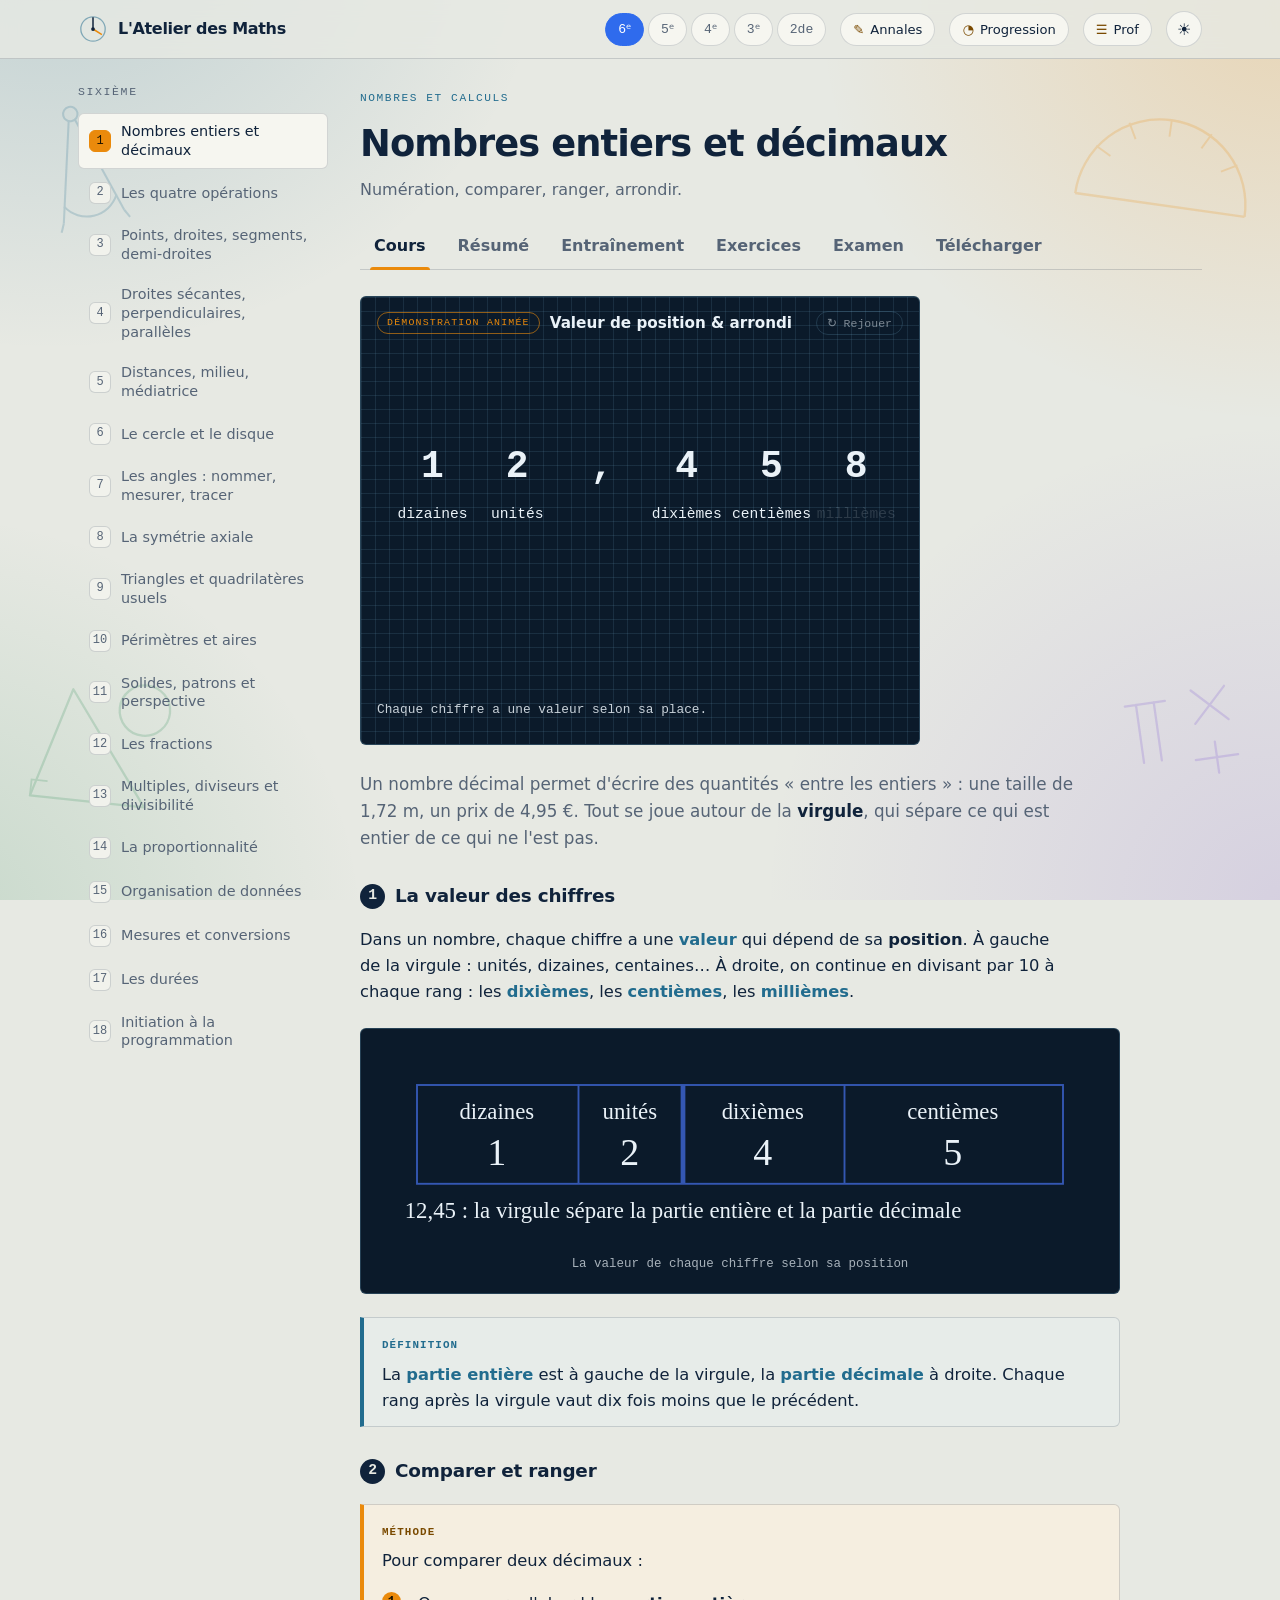
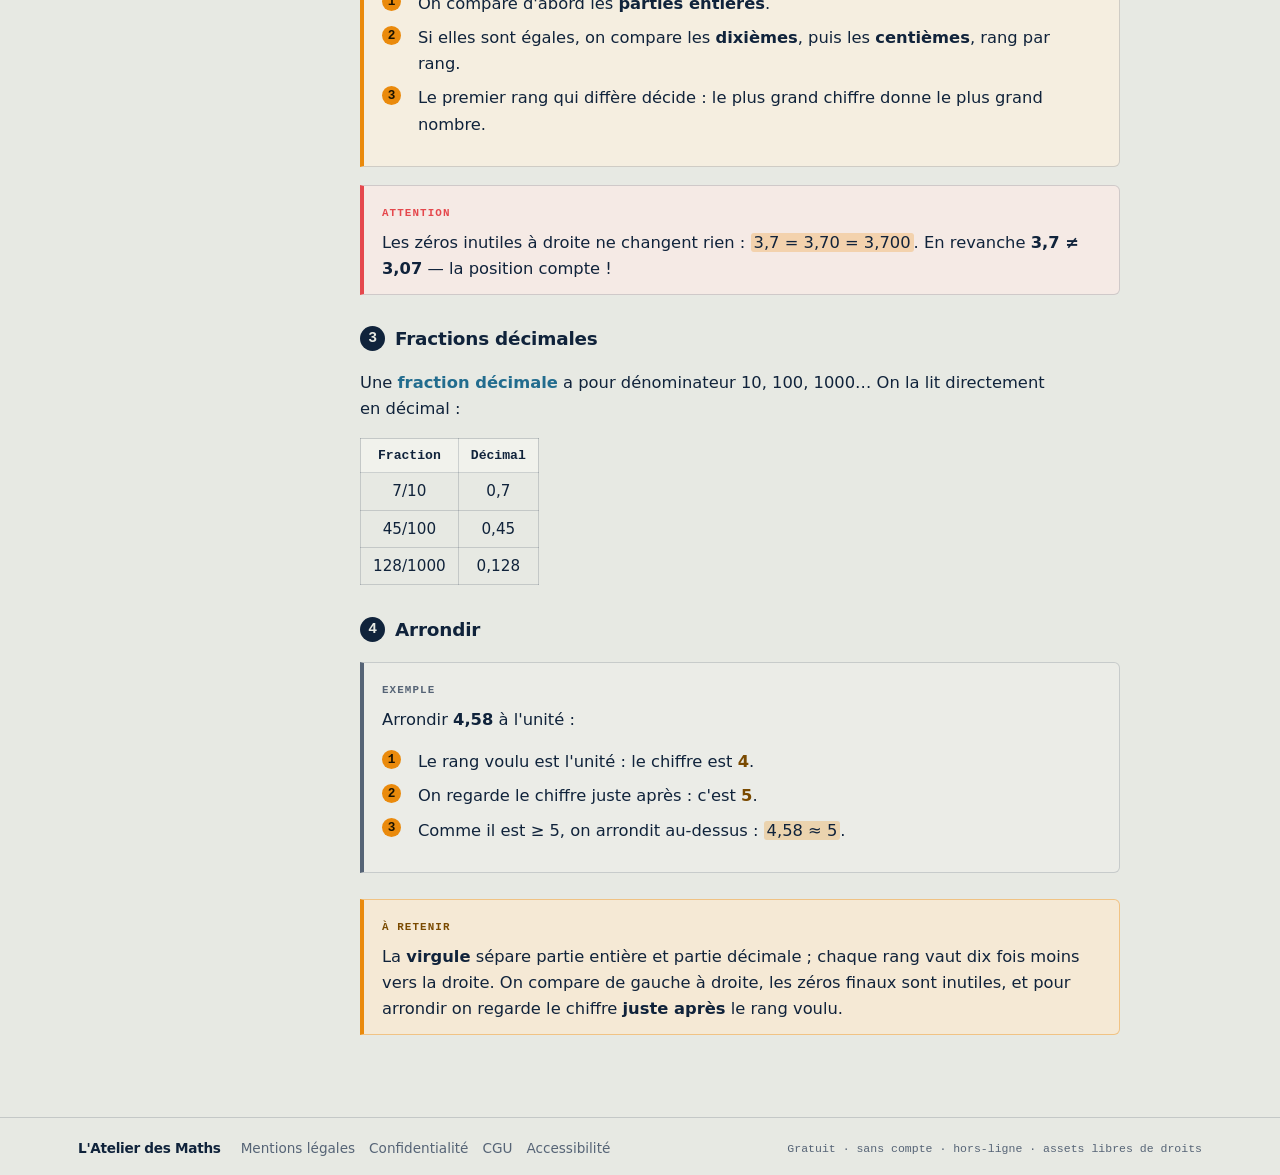
<file: index.html>
<!doctype html>
<html lang="fr">
  <head>
    <meta charset="UTF-8" />
    <meta name="viewport" content="width=device-width, initial-scale=1.0" />
    <title>L'Atelier des Maths — cours, entraînement et examens (collège → 2de)</title>
    <meta
      name="description"
      content="Site éducatif de mathématiques couvrant tout le programme du collège (6ᵉ→3ᵉ) prolongé en Seconde : cours illustrés, démonstrations animées, exercices gradués avec correction, et examens notés. Gratuit et accessible."
    />
    <meta name="theme-color" content="#10233b" />
    <meta name="color-scheme" content="light dark" />
    <link rel="icon" type="image/svg+xml" href="/favicon.svg" />
    <link rel="apple-touch-icon" href="/icon.svg" />
    <link rel="manifest" href="/manifest.webmanifest" />

    <!-- Open Graph / réseaux sociaux -->
    <meta property="og:type" content="website" />
    <meta property="og:site_name" content="L'Atelier des Maths" />
    <meta property="og:title" content="L'Atelier des Maths — mathématiques du collège à la Seconde" />
    <meta
      property="og:description"
      content="Cours illustrés, démonstrations animées, exercices gradués avec correction et examens notés. Tout le programme 6ᵉ→2de, gratuit."
    />
    <meta property="og:locale" content="fr_FR" />
    <meta property="og:image" content="/icon.svg" />
    <meta name="twitter:card" content="summary" />
    <meta name="twitter:title" content="L'Atelier des Maths" />
    <meta
      name="twitter:description"
      content="Mathématiques du collège à la Seconde : cours, démonstrations animées, exercices et examens."
    />
    <script type="module" crossorigin src="/assets/index-BAD-FlXC.js"></script>
    <link rel="modulepreload" crossorigin href="/assets/katex-IzdEX_RB.js">
    <link rel="modulepreload" crossorigin href="/assets/vendor-Csf4dejN.js">
    <link rel="modulepreload" crossorigin href="/assets/data-6e-CsmDSHQM.js">
    <link rel="modulepreload" crossorigin href="/assets/data-5e-DXL89DZV.js">
    <link rel="modulepreload" crossorigin href="/assets/data-4e-DDzvrjzF.js">
    <link rel="modulepreload" crossorigin href="/assets/data-3e-BXc2doYH.js">
    <link rel="modulepreload" crossorigin href="/assets/data-2de-BGR3dUHw.js">
    <link rel="modulepreload" crossorigin href="/assets/generators-BpAZq0EY.js">
    <link rel="stylesheet" crossorigin href="/assets/katex-BYZTj3zW.css">
    <link rel="stylesheet" crossorigin href="/assets/index-BHHfW44y.css">
  </head>
  <body>
    <div id="app"></div>
  </body>
</html>
</file>
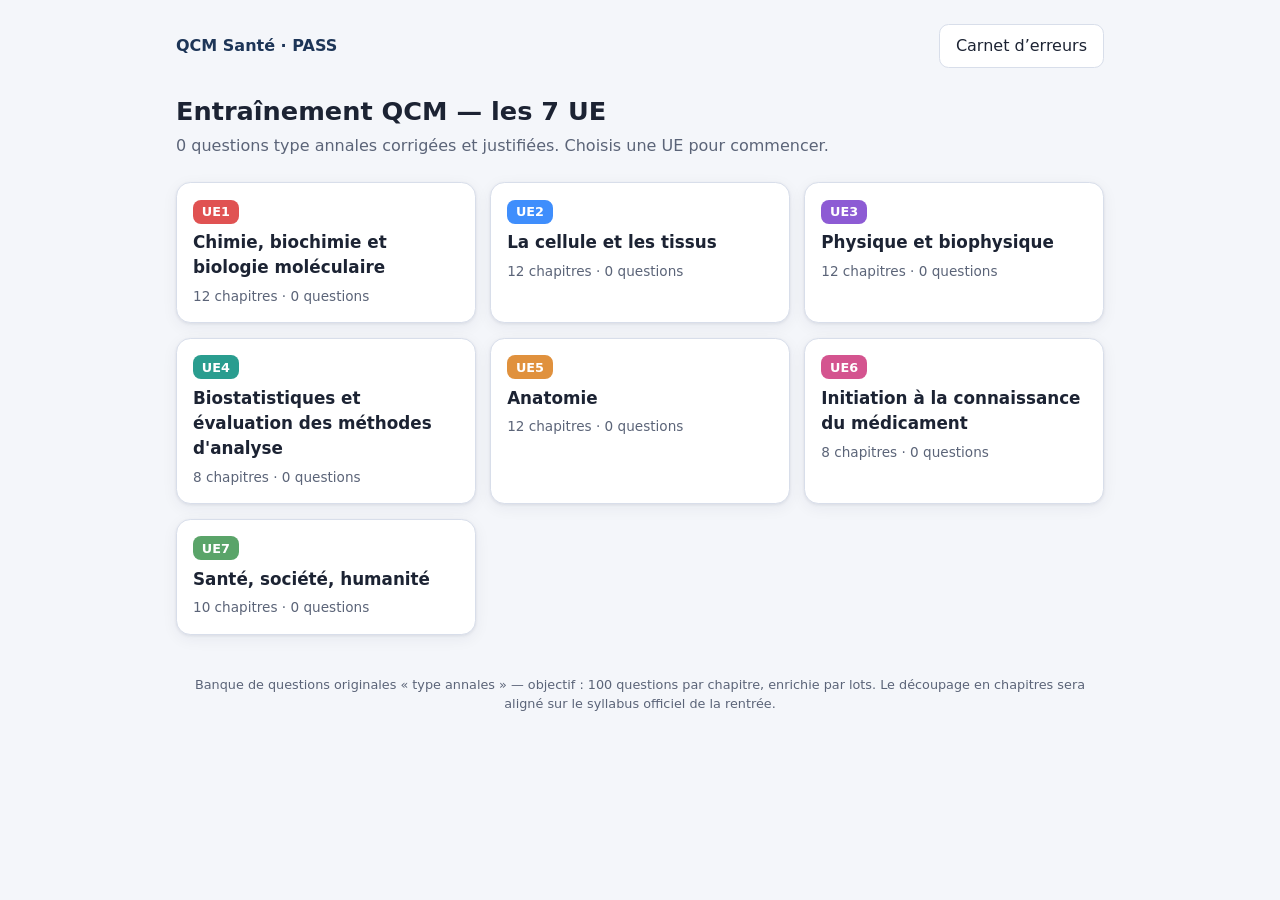
<file: pass/index.html>
<!doctype html>
<html lang="fr">
  <head>
    <meta charset="UTF-8" />
    <meta name="viewport" content="width=device-width, initial-scale=1.0" />
    <title>QCM Santé — PASS : entraînement type annales par UE</title>
    <meta
      name="description"
      content="Entraînement aux QCM de PASS : les 7 UE découpées en chapitres, questions type annales corrigées et justifiées, carnet d'erreurs par notion et concours blancs."
    />
    <meta name="theme-color" content="#132a13" />
    <meta name="color-scheme" content="light dark" />
    <link rel="icon" type="image/svg+xml" href="./favicon.svg" />
    <link rel="stylesheet" href="./styles.css" />
  </head>
  <body>
    <div id="app" aria-live="polite"></div>
    <script src="./app.js"></script>
  </body>
</html>
</file>
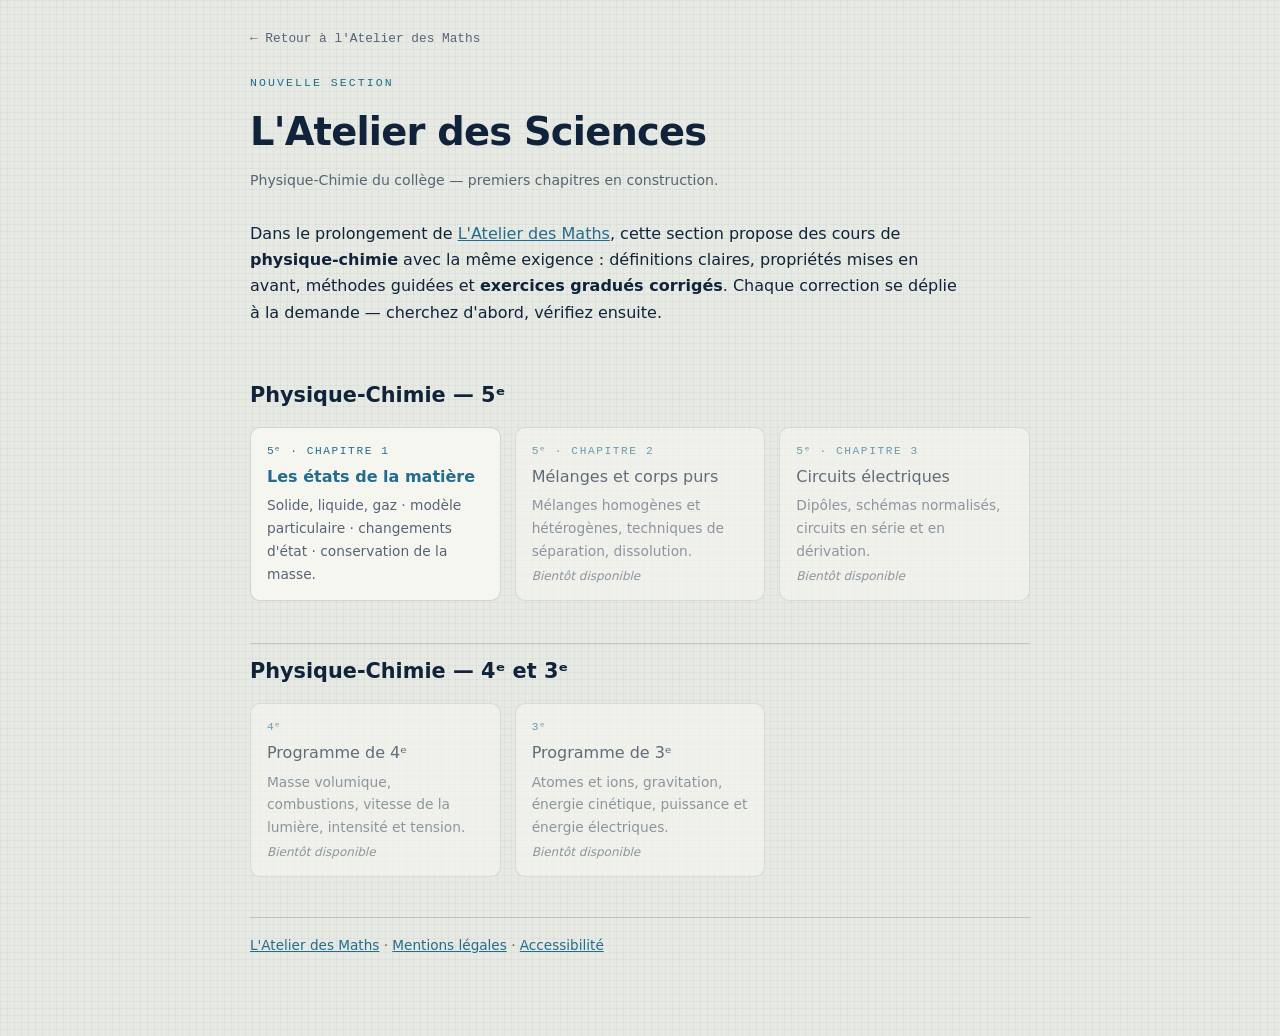
<file: sciences/index.html>
<!doctype html>
<html lang="fr">
  <head>
    <meta charset="UTF-8" />
    <meta name="viewport" content="width=device-width, initial-scale=1.0" />
    <title>L'Atelier des Sciences — Physique-Chimie (collège)</title>
    <meta
      name="description"
      content="Section sciences de L'Atelier des Maths : cours de physique-chimie du collège avec définitions, propriétés, méthodes et exercices corrigés. Gratuit et accessible."
    />
    <meta name="robots" content="index,follow" />
    <link rel="icon" type="image/svg+xml" href="/favicon.svg" />
    <link rel="stylesheet" href="/sciences/sciences.css" />
  </head>
  <body>
    <main class="wrap">
      <a class="back" href="/">← Retour à l'Atelier des Maths</a>
      <p class="eyebrow">Nouvelle section</p>
      <h1>L'Atelier des Sciences</h1>
      <p class="updated">Physique-Chimie du collège — premiers chapitres en construction.</p>

      <p>
        Dans le prolongement de <a href="/">L'Atelier des Maths</a>, cette section propose des
        cours de <strong>physique-chimie</strong> avec la même exigence : définitions claires,
        propriétés mises en avant, méthodes guidées et <strong>exercices gradués corrigés</strong>.
        Chaque correction se déplie à la demande — cherchez d'abord, vérifiez ensuite.
      </p>

      <h2>Physique-Chimie — 5ᵉ</h2>
      <ul class="grid">
        <li class="card">
          <span class="lvl">5ᵉ · Chapitre 1</span>
          <a href="/sciences/physique-chimie/5e/etats-de-la-matiere.html">Les états de la matière</a>
          <p class="desc">Solide, liquide, gaz · modèle particulaire · changements d'état · conservation de la masse.</p>
        </li>
        <li class="card soon">
          <span class="lvl">5ᵉ · Chapitre 2</span>
          <span>Mélanges et corps purs</span>
          <p class="desc">Mélanges homogènes et hétérogènes, techniques de séparation, dissolution.</p>
          <span class="soon-tag">Bientôt disponible</span>
        </li>
        <li class="card soon">
          <span class="lvl">5ᵉ · Chapitre 3</span>
          <span>Circuits électriques</span>
          <p class="desc">Dipôles, schémas normalisés, circuits en série et en dérivation.</p>
          <span class="soon-tag">Bientôt disponible</span>
        </li>
      </ul>

      <h2>Physique-Chimie — 4ᵉ et 3ᵉ</h2>
      <ul class="grid">
        <li class="card soon">
          <span class="lvl">4ᵉ</span>
          <span>Programme de 4ᵉ</span>
          <p class="desc">Masse volumique, combustions, vitesse de la lumière, intensité et tension.</p>
          <span class="soon-tag">Bientôt disponible</span>
        </li>
        <li class="card soon">
          <span class="lvl">3ᵉ</span>
          <span>Programme de 3ᵉ</span>
          <p class="desc">Atomes et ions, gravitation, énergie cinétique, puissance et énergie électriques.</p>
          <span class="soon-tag">Bientôt disponible</span>
        </li>
      </ul>

      <footer>
        <a href="/">L'Atelier des Maths</a> ·
        <a href="/legal/mentions-legales.html">Mentions légales</a> ·
        <a href="/legal/accessibilite.html">Accessibilité</a>
      </footer>
    </main>
  </body>
</html>
</file>
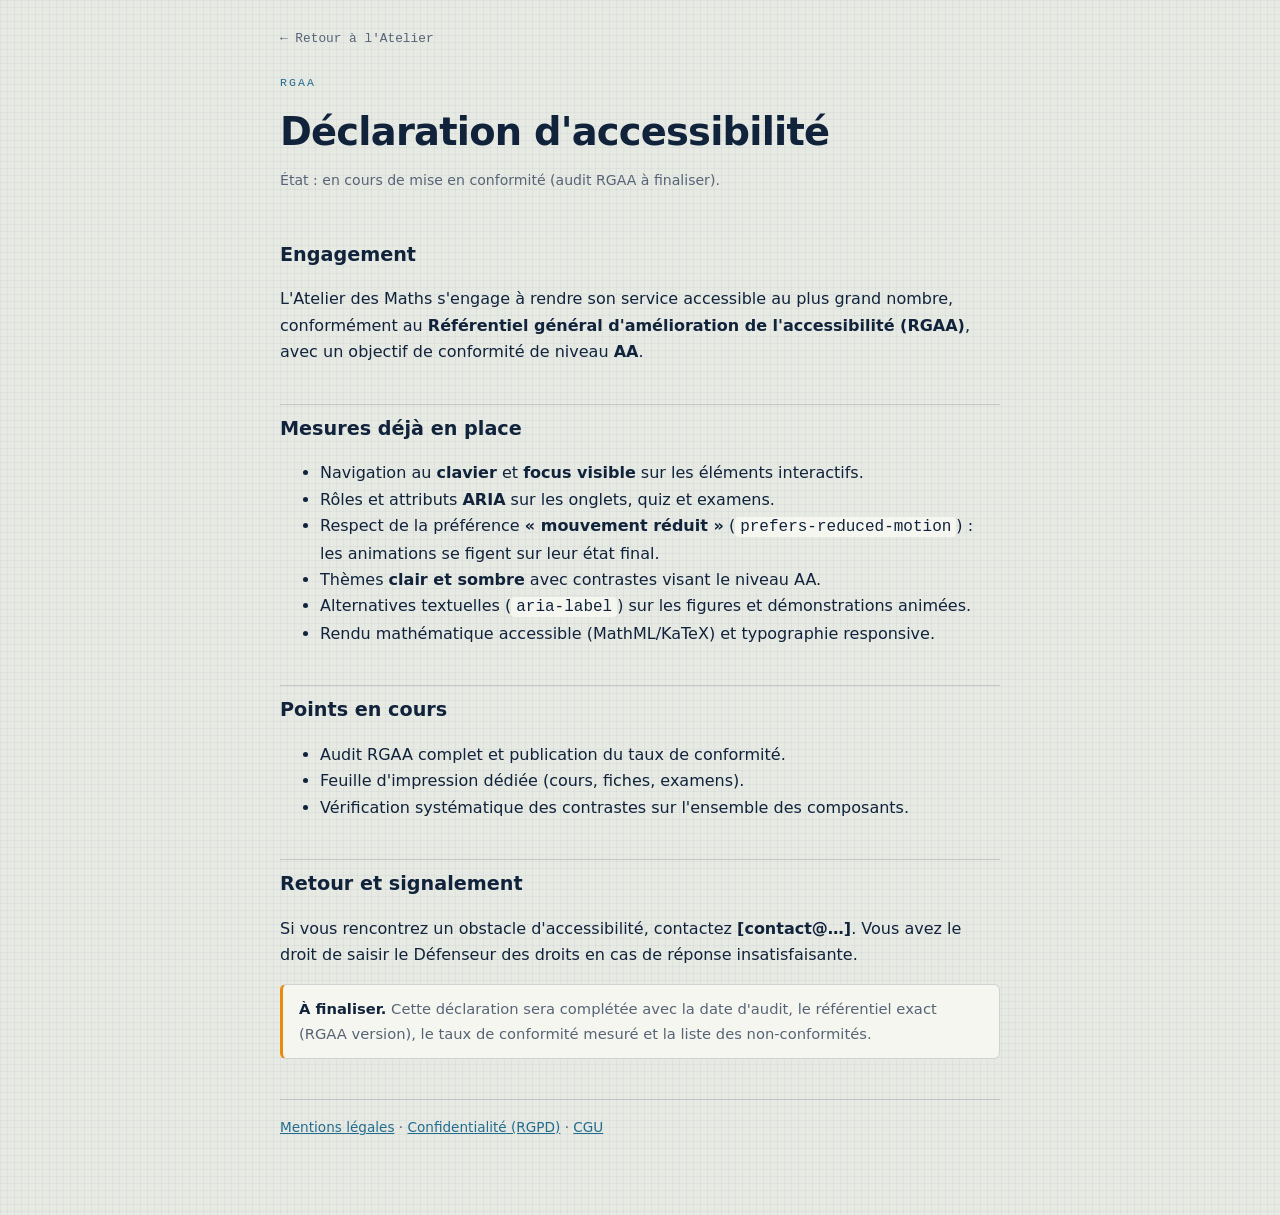
<file: legal/accessibilite.html>
<!doctype html>
<html lang="fr">
  <head>
    <meta charset="UTF-8" />
    <meta name="viewport" content="width=device-width, initial-scale=1.0" />
    <title>Déclaration d'accessibilité — L'Atelier des Maths</title>
    <meta name="robots" content="index,follow" />
    <link rel="icon" type="image/svg+xml" href="/favicon.svg" />
    <link rel="stylesheet" href="/legal/legal.css" />
  </head>
  <body>
    <main class="wrap">
      <a class="back" href="/">← Retour à l'Atelier</a>
      <p class="eyebrow">RGAA</p>
      <h1>Déclaration d'accessibilité</h1>
      <p class="updated">État : en cours de mise en conformité (audit RGAA à finaliser).</p>

      <h2>Engagement</h2>
      <p>
        L'Atelier des Maths s'engage à rendre son service accessible au plus grand nombre,
        conformément au <strong>Référentiel général d'amélioration de l'accessibilité (RGAA)</strong>,
        avec un objectif de conformité de niveau <strong>AA</strong>.
      </p>

      <h2>Mesures déjà en place</h2>
      <ul>
        <li>Navigation au <strong>clavier</strong> et <strong>focus visible</strong> sur les éléments interactifs.</li>
        <li>Rôles et attributs <strong>ARIA</strong> sur les onglets, quiz et examens.</li>
        <li>Respect de la préférence <strong>« mouvement réduit »</strong> (<code>prefers-reduced-motion</code>) :
          les animations se figent sur leur état final.</li>
        <li>Thèmes <strong>clair et sombre</strong> avec contrastes visant le niveau AA.</li>
        <li>Alternatives textuelles (<code>aria-label</code>) sur les figures et démonstrations animées.</li>
        <li>Rendu mathématique accessible (MathML/KaTeX) et typographie responsive.</li>
      </ul>

      <h2>Points en cours</h2>
      <ul>
        <li>Audit RGAA complet et publication du taux de conformité.</li>
        <li>Feuille d'impression dédiée (cours, fiches, examens).</li>
        <li>Vérification systématique des contrastes sur l'ensemble des composants.</li>
      </ul>

      <h2>Retour et signalement</h2>
      <p>
        Si vous rencontrez un obstacle d'accessibilité, contactez <strong>[contact@…]</strong>.
        Vous avez le droit de saisir le Défenseur des droits en cas de réponse insatisfaisante.
      </p>

      <div class="note">
        <strong>À finaliser.</strong> Cette déclaration sera complétée avec la date d'audit, le
        référentiel exact (RGAA version), le taux de conformité mesuré et la liste des non-conformités.
      </div>

      <footer>
        <a href="/legal/mentions-legales.html">Mentions légales</a> ·
        <a href="/legal/confidentialite.html">Confidentialité (RGPD)</a> ·
        <a href="/legal/cgu.html">CGU</a>
      </footer>
    </main>
  </body>
</html>
</file>
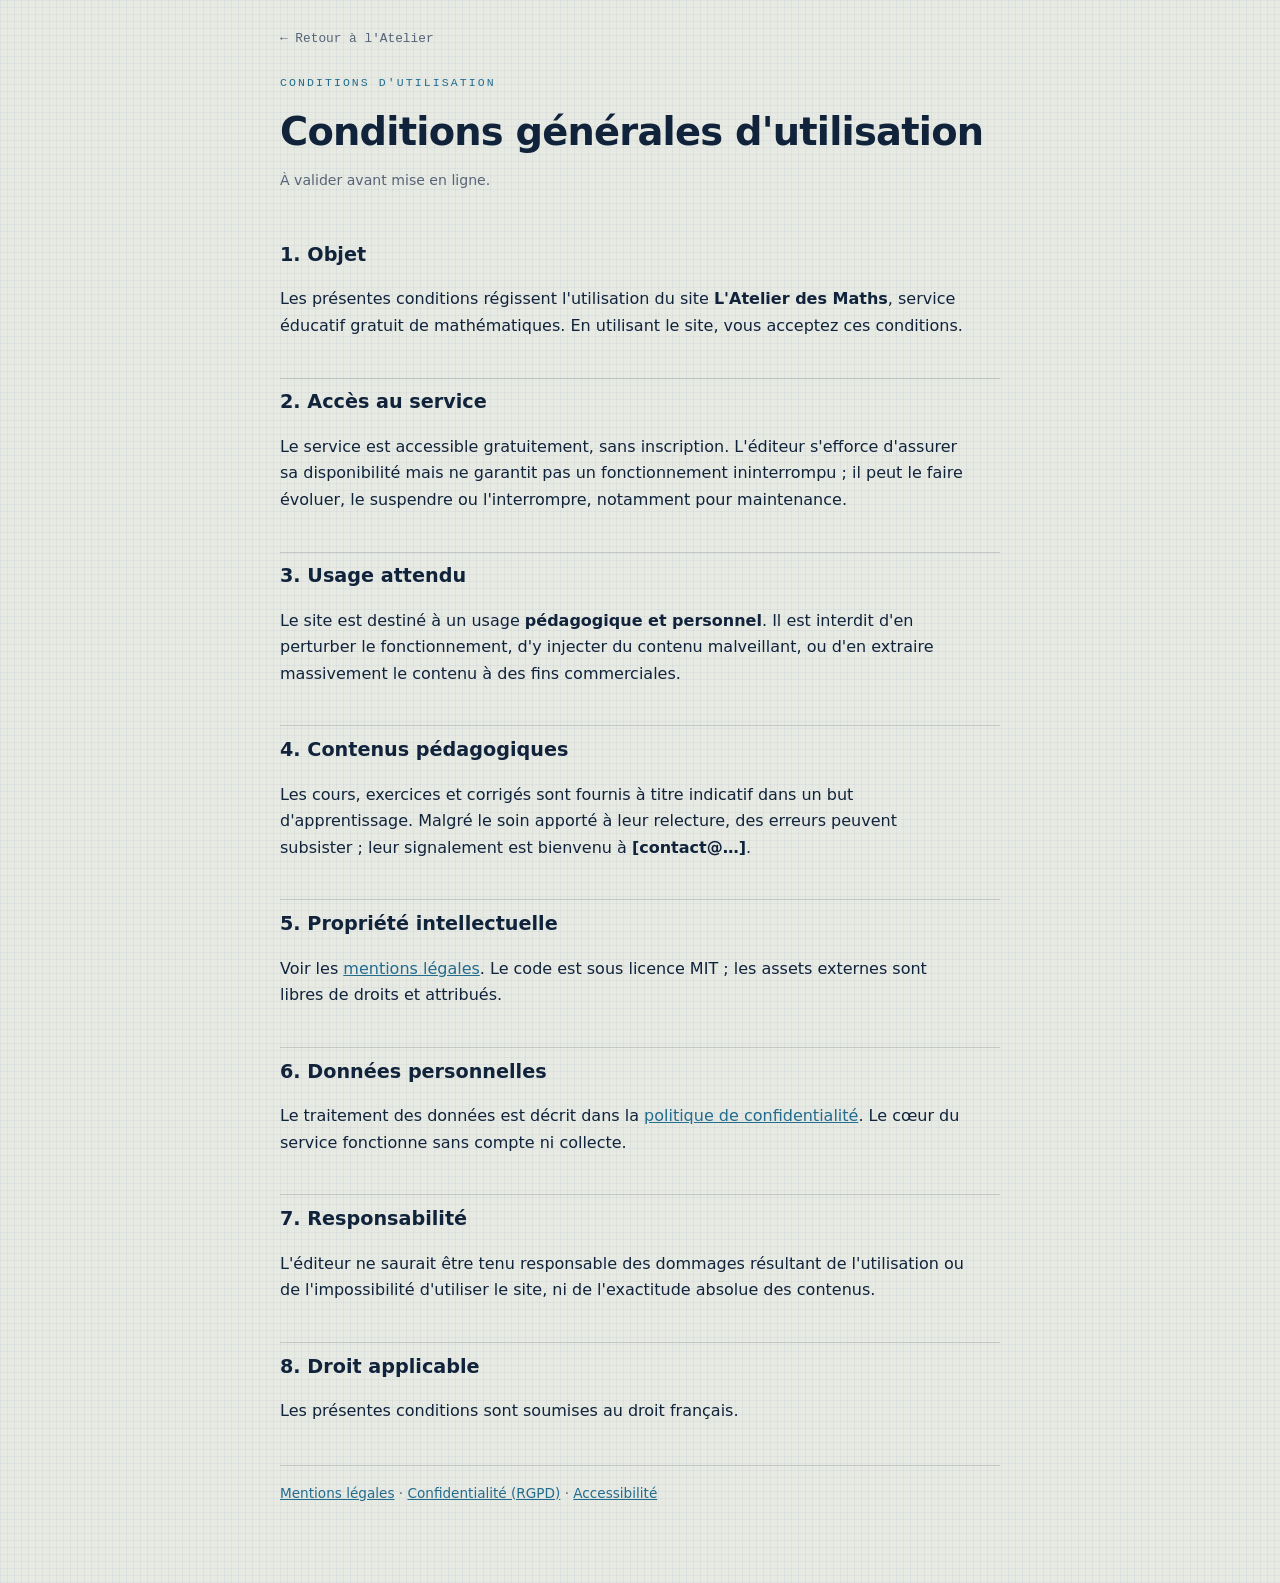
<file: legal/cgu.html>
<!doctype html>
<html lang="fr">
  <head>
    <meta charset="UTF-8" />
    <meta name="viewport" content="width=device-width, initial-scale=1.0" />
    <title>Conditions générales d'utilisation — L'Atelier des Maths</title>
    <meta name="robots" content="index,follow" />
    <link rel="icon" type="image/svg+xml" href="/favicon.svg" />
    <link rel="stylesheet" href="/legal/legal.css" />
  </head>
  <body>
    <main class="wrap">
      <a class="back" href="/">← Retour à l'Atelier</a>
      <p class="eyebrow">Conditions d'utilisation</p>
      <h1>Conditions générales d'utilisation</h1>
      <p class="updated">À valider avant mise en ligne.</p>

      <h2>1. Objet</h2>
      <p>
        Les présentes conditions régissent l'utilisation du site <strong>L'Atelier des Maths</strong>,
        service éducatif gratuit de mathématiques. En utilisant le site, vous acceptez ces conditions.
      </p>

      <h2>2. Accès au service</h2>
      <p>
        Le service est accessible gratuitement, sans inscription. L'éditeur s'efforce d'assurer sa
        disponibilité mais ne garantit pas un fonctionnement ininterrompu ; il peut le faire évoluer,
        le suspendre ou l'interrompre, notamment pour maintenance.
      </p>

      <h2>3. Usage attendu</h2>
      <p>
        Le site est destiné à un usage <strong>pédagogique et personnel</strong>. Il est interdit d'en
        perturber le fonctionnement, d'y injecter du contenu malveillant, ou d'en extraire massivement
        le contenu à des fins commerciales.
      </p>

      <h2>4. Contenus pédagogiques</h2>
      <p>
        Les cours, exercices et corrigés sont fournis à titre indicatif dans un but d'apprentissage.
        Malgré le soin apporté à leur relecture, des erreurs peuvent subsister ; leur signalement est
        bienvenu à <strong>[contact@…]</strong>.
      </p>

      <h2>5. Propriété intellectuelle</h2>
      <p>
        Voir les <a href="/legal/mentions-legales.html">mentions légales</a>. Le code est sous licence
        MIT ; les assets externes sont libres de droits et attribués.
      </p>

      <h2>6. Données personnelles</h2>
      <p>
        Le traitement des données est décrit dans la
        <a href="/legal/confidentialite.html">politique de confidentialité</a>. Le cœur du service
        fonctionne sans compte ni collecte.
      </p>

      <h2>7. Responsabilité</h2>
      <p>
        L'éditeur ne saurait être tenu responsable des dommages résultant de l'utilisation ou de
        l'impossibilité d'utiliser le site, ni de l'exactitude absolue des contenus.
      </p>

      <h2>8. Droit applicable</h2>
      <p>Les présentes conditions sont soumises au droit français.</p>

      <footer>
        <a href="/legal/mentions-legales.html">Mentions légales</a> ·
        <a href="/legal/confidentialite.html">Confidentialité (RGPD)</a> ·
        <a href="/legal/accessibilite.html">Accessibilité</a>
      </footer>
    </main>
  </body>
</html>
</file>
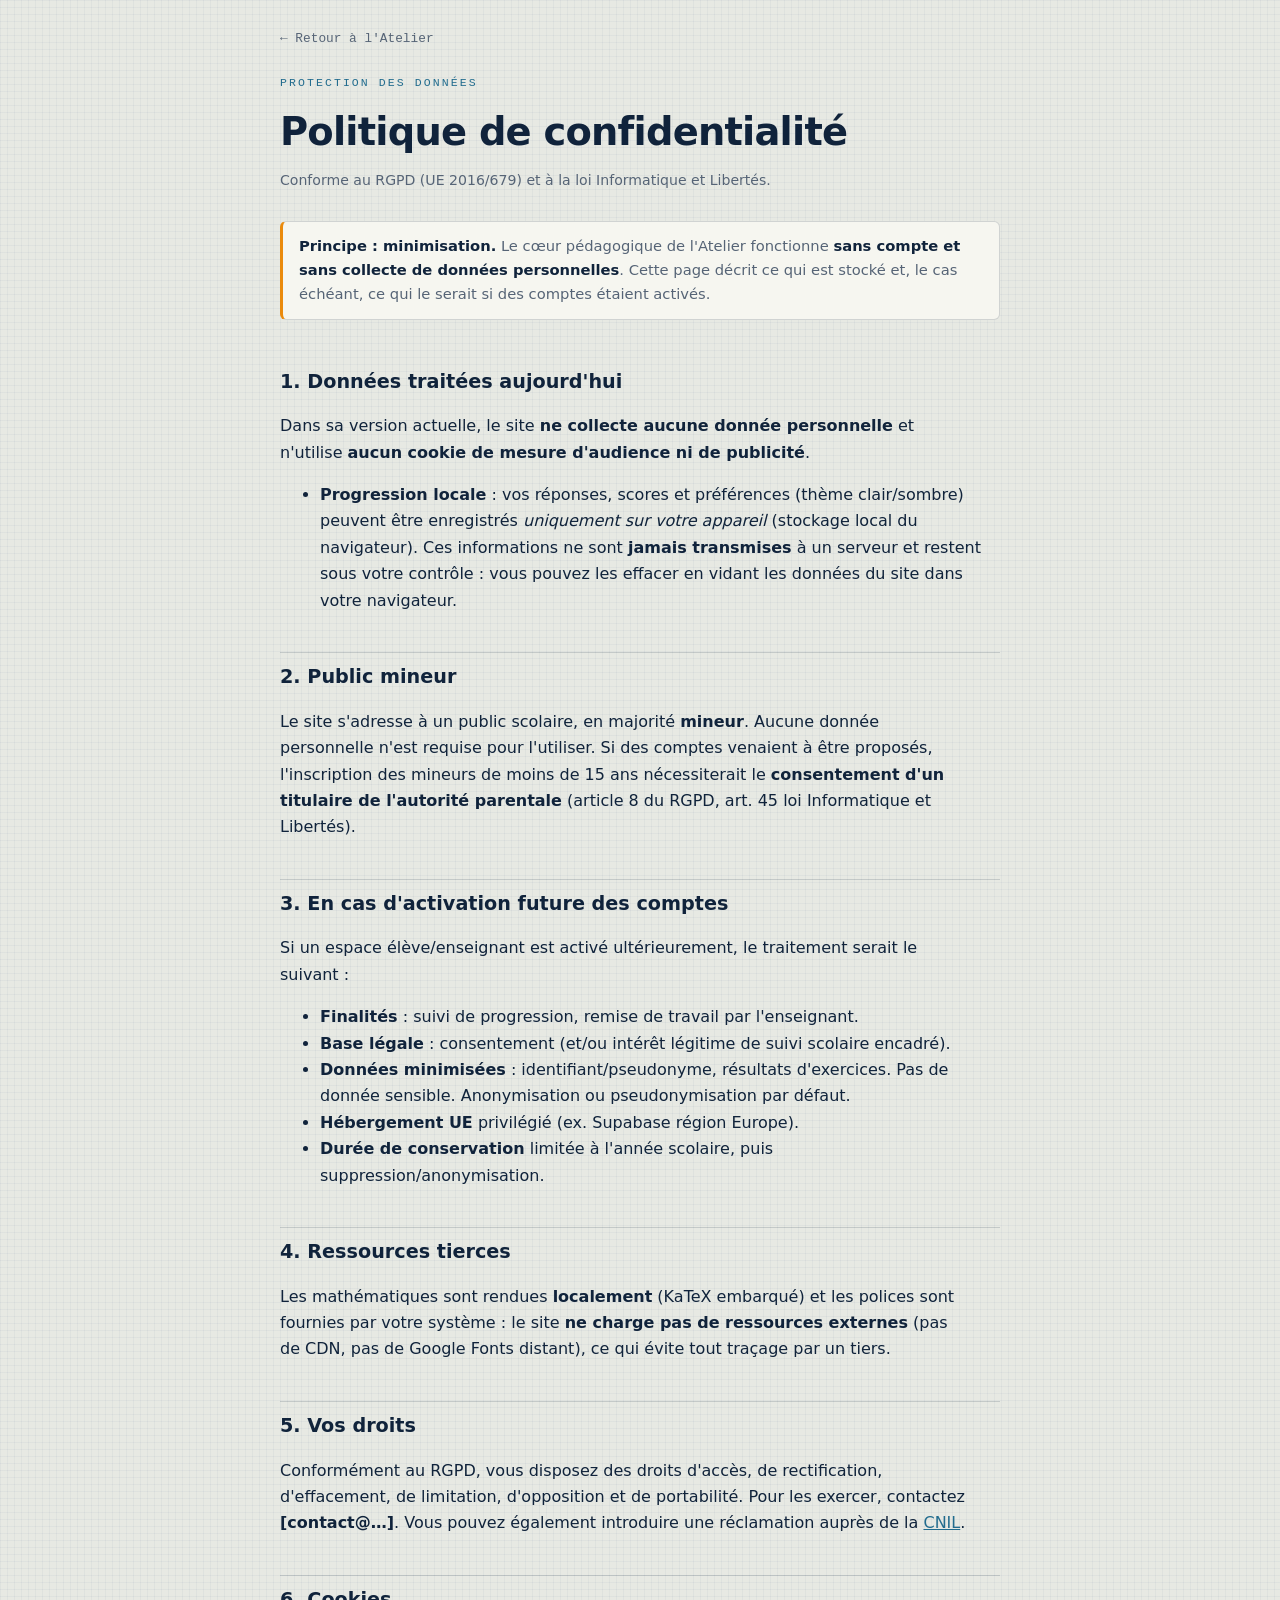
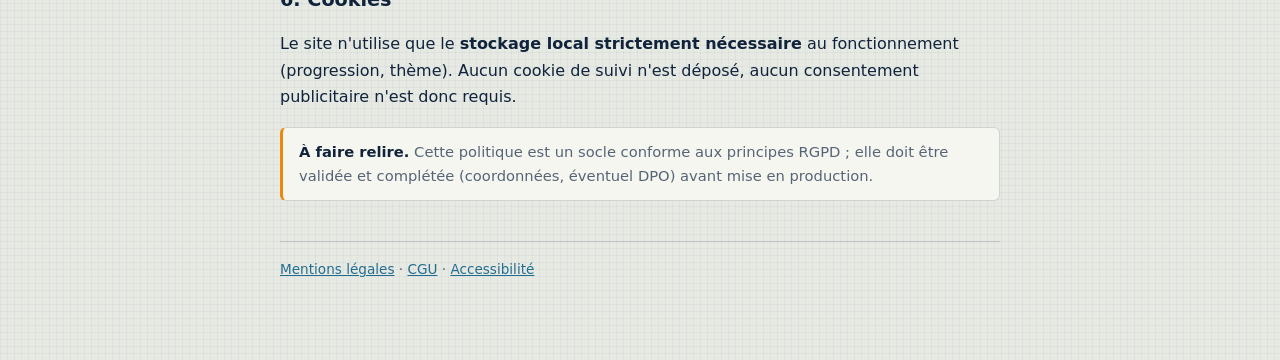
<file: legal/confidentialite.html>
<!doctype html>
<html lang="fr">
  <head>
    <meta charset="UTF-8" />
    <meta name="viewport" content="width=device-width, initial-scale=1.0" />
    <title>Politique de confidentialité (RGPD) — L'Atelier des Maths</title>
    <meta name="robots" content="index,follow" />
    <link rel="icon" type="image/svg+xml" href="/favicon.svg" />
    <link rel="stylesheet" href="/legal/legal.css" />
  </head>
  <body>
    <main class="wrap">
      <a class="back" href="/">← Retour à l'Atelier</a>
      <p class="eyebrow">Protection des données</p>
      <h1>Politique de confidentialité</h1>
      <p class="updated">Conforme au RGPD (UE 2016/679) et à la loi Informatique et Libertés.</p>

      <div class="note">
        <strong>Principe : minimisation.</strong> Le cœur pédagogique de l'Atelier fonctionne
        <strong>sans compte et sans collecte de données personnelles</strong>. Cette page décrit ce
        qui est stocké et, le cas échéant, ce qui le serait si des comptes étaient activés.
      </div>

      <h2>1. Données traitées aujourd'hui</h2>
      <p>
        Dans sa version actuelle, le site <strong>ne collecte aucune donnée personnelle</strong> et
        n'utilise <strong>aucun cookie de mesure d'audience ni de publicité</strong>.
      </p>
      <ul>
        <li>
          <strong>Progression locale</strong> : vos réponses, scores et préférences (thème clair/sombre)
          peuvent être enregistrés <em>uniquement sur votre appareil</em> (stockage local du navigateur).
          Ces informations ne sont <strong>jamais transmises</strong> à un serveur et restent sous votre
          contrôle : vous pouvez les effacer en vidant les données du site dans votre navigateur.
        </li>
      </ul>

      <h2>2. Public mineur</h2>
      <p>
        Le site s'adresse à un public scolaire, en majorité <strong>mineur</strong>. Aucune donnée
        personnelle n'est requise pour l'utiliser. Si des comptes venaient à être proposés, l'inscription
        des mineurs de moins de 15 ans nécessiterait le <strong>consentement d'un titulaire de l'autorité
        parentale</strong> (article 8 du RGPD, art. 45 loi Informatique et Libertés).
      </p>

      <h2>3. En cas d'activation future des comptes</h2>
      <p>Si un espace élève/enseignant est activé ultérieurement, le traitement serait le suivant :</p>
      <ul>
        <li><strong>Finalités</strong> : suivi de progression, remise de travail par l'enseignant.</li>
        <li><strong>Base légale</strong> : consentement (et/ou intérêt légitime de suivi scolaire encadré).</li>
        <li>
          <strong>Données minimisées</strong> : identifiant/pseudonyme, résultats d'exercices. Pas de
          donnée sensible. Anonymisation ou pseudonymisation par défaut.
        </li>
        <li><strong>Hébergement UE</strong> privilégié (ex. Supabase région Europe).</li>
        <li><strong>Durée de conservation</strong> limitée à l'année scolaire, puis suppression/anonymisation.</li>
      </ul>

      <h2>4. Ressources tierces</h2>
      <p>
        Les mathématiques sont rendues <strong>localement</strong> (KaTeX embarqué) et les polices sont
        fournies par votre système : le site <strong>ne charge pas de ressources externes</strong>
        (pas de CDN, pas de Google Fonts distant), ce qui évite tout traçage par un tiers.
      </p>

      <h2>5. Vos droits</h2>
      <p>
        Conformément au RGPD, vous disposez des droits d'accès, de rectification, d'effacement, de
        limitation, d'opposition et de portabilité. Pour les exercer, contactez
        <strong>[contact@…]</strong>. Vous pouvez également introduire une réclamation auprès de la
        <a href="https://www.cnil.fr" target="_blank" rel="noopener">CNIL</a>.
      </p>

      <h2>6. Cookies</h2>
      <p>
        Le site n'utilise que le <strong>stockage local strictement nécessaire</strong> au
        fonctionnement (progression, thème). Aucun cookie de suivi n'est déposé, aucun consentement
        publicitaire n'est donc requis.
      </p>

      <div class="note">
        <strong>À faire relire.</strong> Cette politique est un socle conforme aux principes RGPD ;
        elle doit être validée et complétée (coordonnées, éventuel DPO) avant mise en production.
      </div>

      <footer>
        <a href="/legal/mentions-legales.html">Mentions légales</a> ·
        <a href="/legal/cgu.html">CGU</a> ·
        <a href="/legal/accessibilite.html">Accessibilité</a>
      </footer>
    </main>
  </body>
</html>
</file>
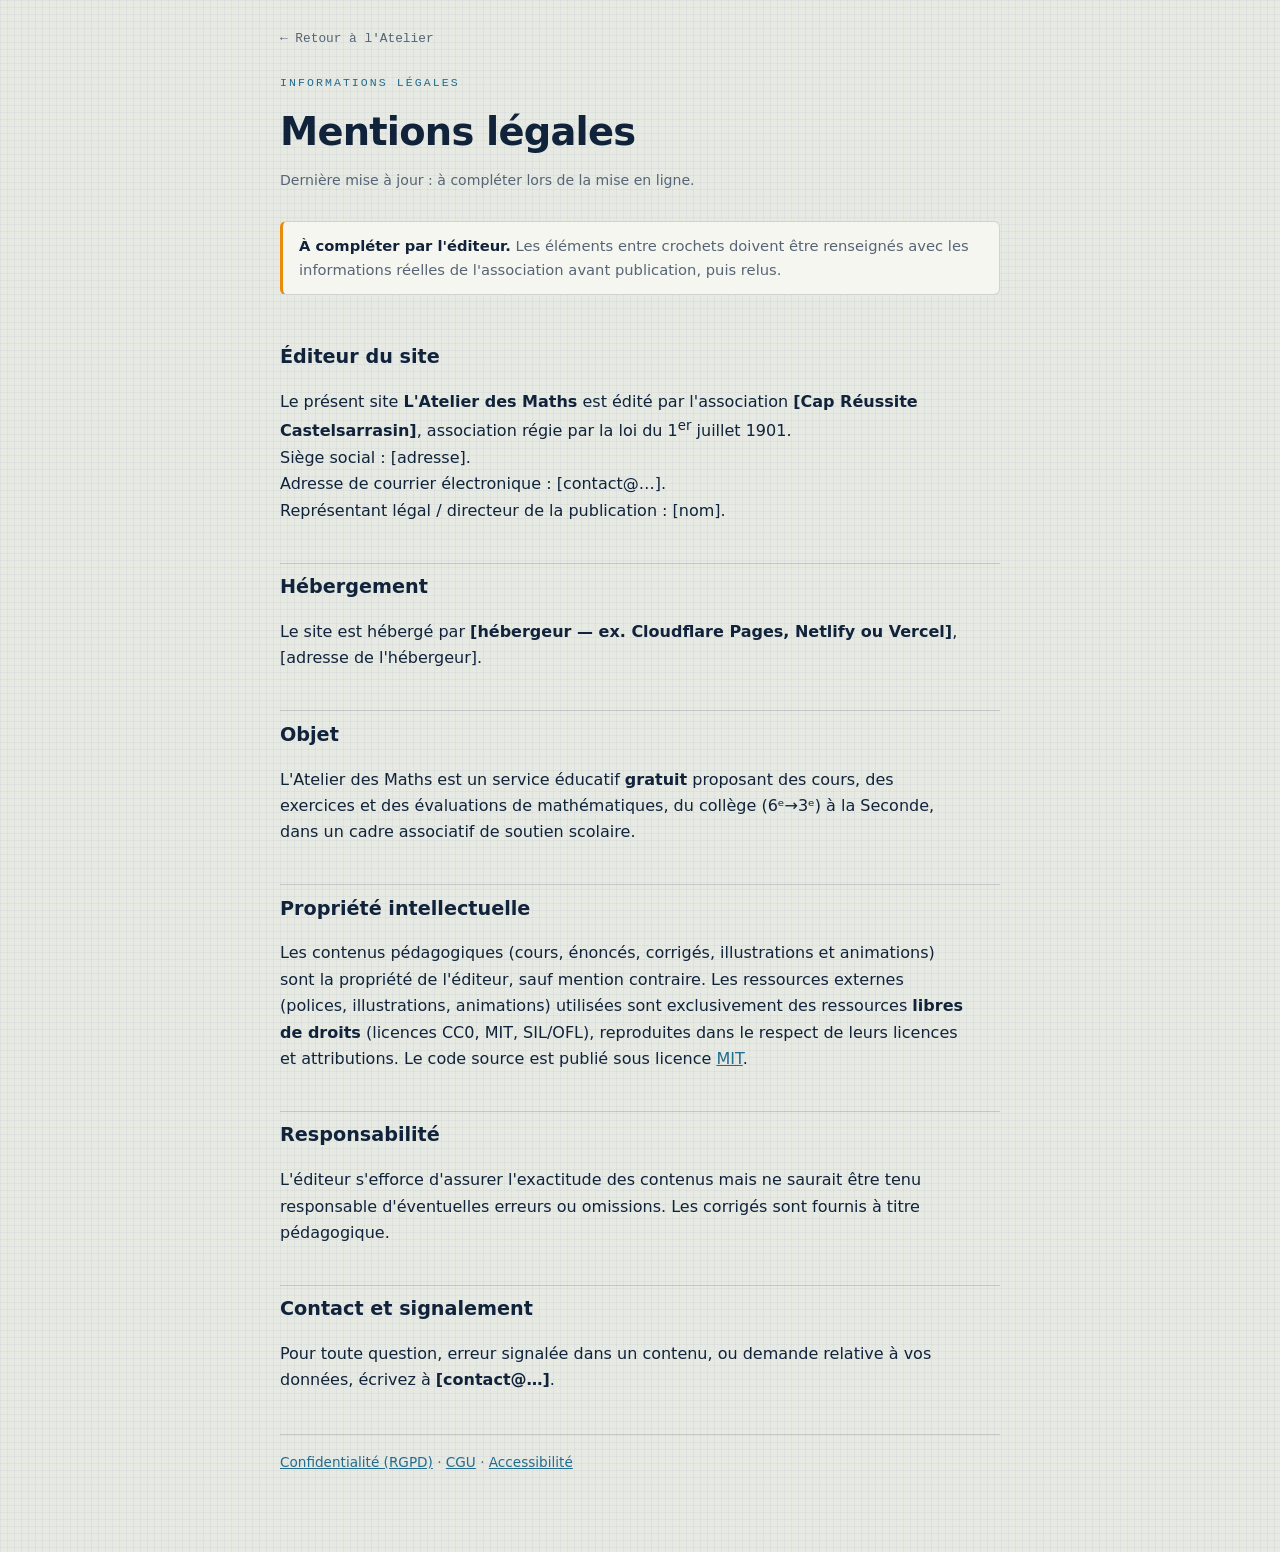
<file: legal/mentions-legales.html>
<!doctype html>
<html lang="fr">
  <head>
    <meta charset="UTF-8" />
    <meta name="viewport" content="width=device-width, initial-scale=1.0" />
    <title>Mentions légales — L'Atelier des Maths</title>
    <meta name="robots" content="index,follow" />
    <link rel="icon" type="image/svg+xml" href="/favicon.svg" />
    <link rel="stylesheet" href="/legal/legal.css" />
  </head>
  <body>
    <main class="wrap">
      <a class="back" href="/">← Retour à l'Atelier</a>
      <p class="eyebrow">Informations légales</p>
      <h1>Mentions légales</h1>
      <p class="updated">Dernière mise à jour : à compléter lors de la mise en ligne.</p>

      <div class="note">
        <strong>À compléter par l'éditeur.</strong> Les éléments entre crochets doivent être
        renseignés avec les informations réelles de l'association avant publication, puis relus.
      </div>

      <h2>Éditeur du site</h2>
      <p>
        Le présent site <strong>L'Atelier des Maths</strong> est édité par l'association
        <strong>[Cap Réussite Castelsarrasin]</strong>, association régie par la loi du 1<sup>er</sup>
        juillet 1901.<br />
        Siège social : [adresse].<br />
        Adresse de courrier électronique : [contact@…].<br />
        Représentant légal / directeur de la publication : [nom].
      </p>

      <h2>Hébergement</h2>
      <p>
        Le site est hébergé par <strong>[hébergeur — ex. Cloudflare Pages, Netlify ou Vercel]</strong>,
        [adresse de l'hébergeur].
      </p>

      <h2>Objet</h2>
      <p>
        L'Atelier des Maths est un service éducatif <strong>gratuit</strong> proposant des cours,
        des exercices et des évaluations de mathématiques, du collège (6ᵉ→3ᵉ) à la Seconde, dans un
        cadre associatif de soutien scolaire.
      </p>

      <h2>Propriété intellectuelle</h2>
      <p>
        Les contenus pédagogiques (cours, énoncés, corrigés, illustrations et animations) sont la
        propriété de l'éditeur, sauf mention contraire. Les ressources externes (polices,
        illustrations, animations) utilisées sont exclusivement des ressources
        <strong>libres de droits</strong> (licences CC0, MIT, SIL/OFL), reproduites dans le respect de
        leurs licences et attributions. Le code source est publié sous licence
        <a href="https://opensource.org/license/mit" target="_blank" rel="noopener">MIT</a>.
      </p>

      <h2>Responsabilité</h2>
      <p>
        L'éditeur s'efforce d'assurer l'exactitude des contenus mais ne saurait être tenu responsable
        d'éventuelles erreurs ou omissions. Les corrigés sont fournis à titre pédagogique.
      </p>

      <h2>Contact et signalement</h2>
      <p>
        Pour toute question, erreur signalée dans un contenu, ou demande relative à vos données,
        écrivez à <strong>[contact@…]</strong>.
      </p>

      <footer>
        <a href="/legal/confidentialite.html">Confidentialité (RGPD)</a> ·
        <a href="/legal/cgu.html">CGU</a> ·
        <a href="/legal/accessibilite.html">Accessibilité</a>
      </footer>
    </main>
  </body>
</html>
</file>
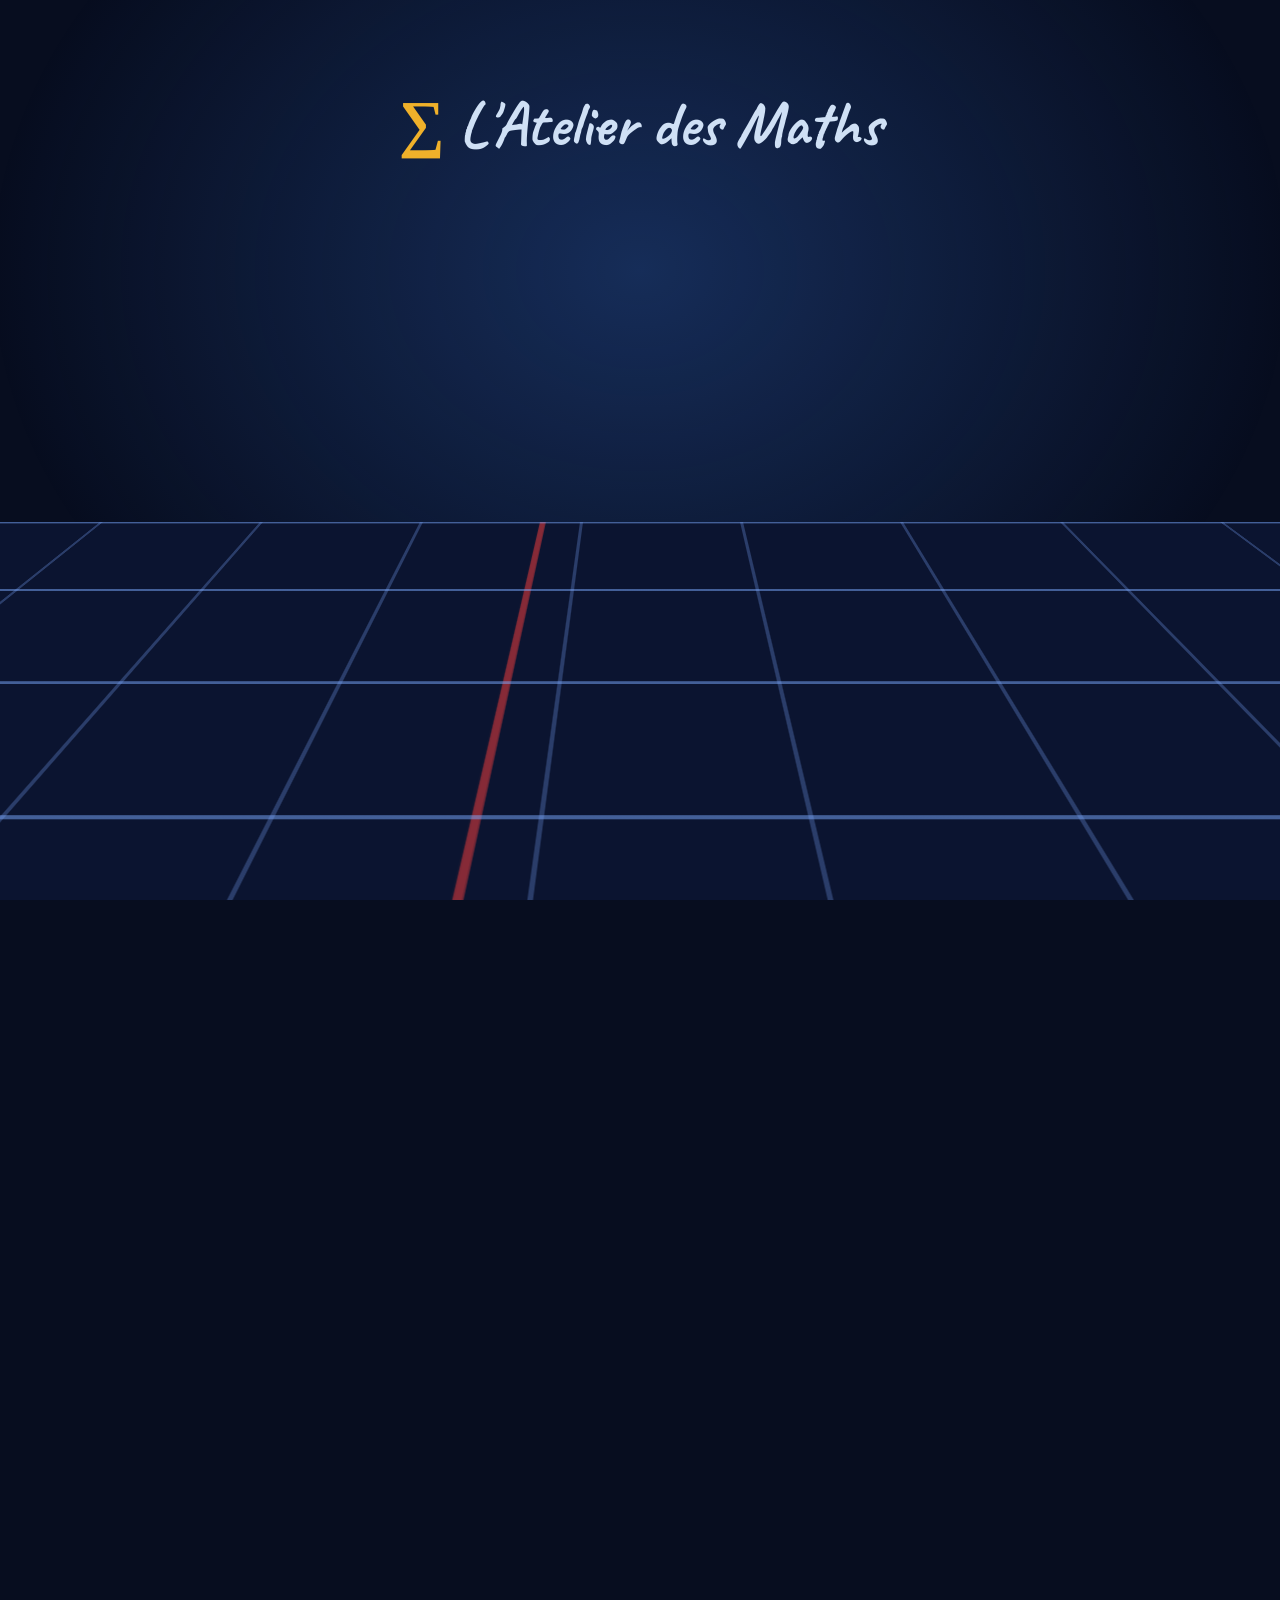
<file: usine-videos/template-3d.html>
<!doctype html>
<html lang="fr">
<head>
<meta charset="utf-8" />
<style>
  @font-face { font-family: 'Manuscrit'; src: url('polices/caveat.ttf'); }
  @font-face { font-family: 'Ecriture'; src: url('polices/patrick.ttf'); }
  :root {
    --fond:#070d1f;
    --ciel:radial-gradient(ellipse 1000px 800px at 50% 30%, rgba(47,97,183,.38), transparent 65%),
           radial-gradient(ellipse 800px 500px at 50% 105%, rgba(240,177,42,.17), transparent 70%);
    --sol-fond:#0b1430; --grille1:rgba(124,170,255,.5); --grille2:rgba(124,170,255,.28); --marge:rgba(235,60,60,.55);
    --police-fort:"DejaVu Sans",Arial,sans-serif;
    --texte:#fff; --glow-math:0 0 26px rgba(124,170,255,.9), 0 0 90px rgba(47,97,183,.8);
    --accent:#ffd43b; --glow-accent:0 0 30px rgba(255,190,40,.95), 0 0 110px rgba(255,150,20,.65);
    --ring:rgba(235,60,60,.9); --ring-glow:0 0 46px rgba(235,60,60,.55);
    --etape:#cfe0f5; --glow-etape:0 0 40px rgba(124,170,255,.6); --note:#9db4d4;
    --kicker-fond:linear-gradient(100deg,#ffe066,#ffb53b); --kicker-texte:#0b1430; --kicker-glow:0 0 70px rgba(255,205,70,.45);
    --cta-fond:linear-gradient(100deg,#ffe066,#ff9f1c); --cta-texte:#0b1430; --cta-glow:0 0 90px rgba(255,180,40,.75);
    --part:#9db4d4; --entete:#cfe0f5; --entete-accent:#f0b12a;
    --barre:linear-gradient(90deg,#ffe066,#ff9f1c); --barre-fond:rgba(255,255,255,.12); --barre-glow:0 0 18px rgba(255,180,40,.8);
  }
  * { margin: 0; padding: 0; box-sizing: border-box; }
  html, body { width: 1080px; height: 1920px; overflow: hidden; }
  body { background: var(--fond); font-family: var(--police-fort); color: var(--texte); }

  #monde { position: absolute; inset: 0; perspective: 1150px; perspective-origin: 50% 42%; overflow: hidden; }
  #ciel { position: absolute; inset: 0; background: var(--ciel); }
  #sol {
    position: absolute; left: -1500px; right: -1500px; top: 58%; height: 2800px;
    transform-origin: top center; transform: rotateX(76deg);
    background-color: var(--sol-fond);
    background-image:
      linear-gradient(var(--grille1) 4px, transparent 4px),
      linear-gradient(90deg, var(--grille2) 3px, transparent 3px),
      linear-gradient(90deg, var(--marge) 6px, transparent 6px);
    background-size: 100% 160px, 160px 100%, 2040px 100%;
  }
  #voile-sol { position: absolute; left: 0; right: 0; top: 58%; height: 350px;
    background: linear-gradient(var(--fond), transparent); }

  .part { position: absolute; border-radius: 50%; background: var(--part); }

  #entete { position: absolute; top: 84px; left: 0; right: 0; text-align: center; z-index: 5; }
  #entete .nom { font-family: 'Manuscrit'; font-weight: 700; font-size: 64px; color: var(--entete); }
  #entete .nom b { color: var(--entete-accent); }

  #ecran {
    position: absolute; top: 420px; bottom: 560px; left: 40px; right: 40px; z-index: 4;
    display: flex; flex-direction: column; align-items: center; justify-content: center; gap: 64px;
    text-align: center; transform-style: preserve-3d;
  }
  .ligne { opacity: 0; will-change: transform, opacity; transform-style: preserve-3d; position: relative; }
  .ligne.kicker {
    font-family: 'Manuscrit'; font-weight: 700; font-size: 100px; color: var(--kicker-texte);
    background: var(--kicker-fond); padding: 2px 56px 14px;
    border-radius: 14px; transform: rotate(-2deg);
    box-shadow: var(--kicker-glow);
  }
  .ligne.math {
    font-size: 200px; font-weight: 800; letter-spacing: 6px; color: var(--texte);
    text-shadow: var(--glow-math);
  }
  .ligne.accent {
    font-size: 250px; font-weight: 800; letter-spacing: 6px; color: var(--accent);
    text-shadow: var(--glow-accent); padding: 10px 70px;
  }
  .ligne.accent::before {
    content: ''; position: absolute; inset: -34px -26px;
    border: 10px solid var(--ring); border-radius: 50% 50% 48% 52% / 58% 44% 56% 42%;
    box-shadow: var(--ring-glow);
    transform: rotate(-2deg);
  }
  .ligne.etape { font-size: 130px; font-weight: 700; color: var(--etape); text-shadow: var(--glow-etape); }
  .ligne.note { font-family: 'Manuscrit'; font-weight: 700; font-size: 86px; color: var(--note); }
  .ligne.emoji { font-size: 190px; }
  .ligne.cta {
    font-size: 96px; font-weight: 800; color: var(--cta-texte); letter-spacing: 3px; white-space: nowrap;
    background: var(--cta-fond); padding: 26px 80px; border-radius: 999px;
    box-shadow: var(--cta-glow);
  }

  #pied { position: absolute; bottom: 150px; left: 0; right: 0; text-align: center; z-index: 5;
    font-family: 'Manuscrit'; font-weight: 700; font-size: 52px; color: var(--note); }
  #barre-fond { position: absolute; bottom: 86px; left: 90px; right: 90px; height: 12px; z-index: 5;
    background: var(--barre-fond); border-radius: 999px; }
  #barre { height: 100%; width: 0%; border-radius: 999px; background: var(--barre); box-shadow: var(--barre-glow); }
</style>
</head>
<body>
<div id="monde">
  <div id="ciel"></div>
  <div id="sol"></div>
  <div id="voile-sol"></div>
  <div id="particules"></div>
  <div id="entete"><div class="nom"><b>&#8721;</b> L'Atelier des Maths</div></div>
  <div id="ecran"></div>
  <div id="pied">@latelierdesmaths</div>
  <div id="barre-fond"><div id="barre"></div></div>
</div>
<script>
  let SPEC = null;

  // Un style par vidéo : chaque thème redéfinit les variables CSS.
  const THEMES = {
    neon: {},  // valeurs par défaut ci-dessus
    tableau: { // tableau à craie (primaire)
      '--fond':'#13211b',
      '--ciel':'radial-gradient(ellipse 1000px 800px at 50% 30%, rgba(126,205,164,.22), transparent 65%), radial-gradient(ellipse 800px 500px at 50% 105%, rgba(255,224,102,.10), transparent 70%)',
      '--sol-fond':'#17281f', '--grille1':'rgba(246,243,232,.30)', '--grille2':'rgba(246,243,232,.16)', '--marge':'rgba(255,224,102,.38)',
      '--police-fort':"'Ecriture',Arial,sans-serif",
      '--texte':'#f6f3e8', '--glow-math':'0 0 22px rgba(246,243,232,.55), 0 0 70px rgba(200,230,210,.35)',
      '--accent':'#ffe066', '--glow-accent':'0 0 26px rgba(255,224,102,.8), 0 0 90px rgba(255,200,80,.45)',
      '--ring':'rgba(255,143,163,.95)', '--ring-glow':'0 0 40px rgba(255,143,163,.45)',
      '--etape':'#cdeedd', '--glow-etape':'0 0 34px rgba(170,230,195,.5)', '--note':'#9fc7b2',
      '--kicker-fond':'linear-gradient(100deg,#f6f3e8,#e4decb)', '--kicker-texte':'#17281f', '--kicker-glow':'0 0 60px rgba(246,243,232,.35)',
      '--cta-fond':'linear-gradient(100deg,#ffe066,#ffb53b)', '--cta-texte':'#17281f', '--cta-glow':'0 0 90px rgba(255,210,80,.6)',
      '--part':'#e8e2cf', '--entete':'#e9f3ec', '--entete-accent':'#ffe066',
      '--barre':'linear-gradient(90deg,#f6f3e8,#ffe066)', '--barre-glow':'0 0 16px rgba(255,224,102,.7)'
    },
    soldes: { // frénésie promo (pourcentages)
      '--fond':'#220714',
      '--ciel':'radial-gradient(ellipse 1000px 800px at 50% 30%, rgba(255,45,120,.34), transparent 65%), radial-gradient(ellipse 800px 500px at 50% 105%, rgba(255,220,60,.14), transparent 70%)',
      '--sol-fond':'#2c0a1a', '--grille1':'rgba(255,120,170,.42)', '--grille2':'rgba(255,120,170,.22)', '--marge':'rgba(255,220,60,.5)',
      '--texte':'#fff', '--glow-math':'0 0 26px rgba(255,120,170,.9), 0 0 90px rgba(255,45,120,.7)',
      '--accent':'#ffe14d', '--glow-accent':'0 0 30px rgba(255,225,80,.95), 0 0 110px rgba(255,120,40,.6)',
      '--ring':'rgba(255,255,255,.92)', '--ring-glow':'0 0 46px rgba(255,255,255,.5)',
      '--etape':'#ffd4e4', '--glow-etape':'0 0 40px rgba(255,140,185,.6)', '--note':'#e39ab5',
      '--kicker-fond':'linear-gradient(100deg,#ff2d78,#ff5c39)', '--kicker-texte':'#fff', '--kicker-glow':'0 0 70px rgba(255,60,120,.55)',
      '--cta-fond':'linear-gradient(100deg,#ffe14d,#ff9f1c)', '--cta-texte':'#2c0a1a', '--cta-glow':'0 0 90px rgba(255,200,60,.75)',
      '--part':'#ff9fc4', '--entete':'#ffd4e4', '--entete-accent':'#ffe14d',
      '--barre':'linear-gradient(90deg,#ff2d78,#ffe14d)', '--barre-glow':'0 0 18px rgba(255,80,130,.8)'
    },
    copie: { // copie corrigée au stylo rouge (lycée), fond papier clair
      '--fond':'#fbf7ec',
      '--ciel':'radial-gradient(ellipse 1000px 800px at 50% 30%, rgba(255,240,205,.8), transparent 65%)',
      '--sol-fond':'#f3edda', '--grille1':'rgba(122,166,210,.55)', '--grille2':'rgba(122,166,210,.30)', '--marge':'rgba(224,49,49,.6)',
      '--texte':'#16307a', '--glow-math':'0 2px 0 rgba(22,48,122,.18)',
      '--accent':'#d0342c', '--glow-accent':'0 2px 0 rgba(208,52,44,.2)',
      '--ring':'rgba(208,52,44,.85)', '--ring-glow':'0 0 0 rgba(0,0,0,0)',
      '--etape':'#3557b7', '--glow-etape':'none', '--note':'#6b7a99',
      '--kicker-fond':'linear-gradient(100deg,#ffe066,#ffd43b)', '--kicker-texte':'#7a4b12', '--kicker-glow':'0 6px 24px rgba(180,140,40,.25)',
      '--cta-fond':'linear-gradient(100deg,#d0342c,#b02a24)', '--cta-texte':'#fff', '--cta-glow':'0 10px 40px rgba(208,52,44,.35)',
      '--part':'#c7d2e6', '--entete':'#16307a', '--entete-accent':'#d0342c',
      '--barre':'linear-gradient(90deg,#d0342c,#ffb53b)', '--barre-fond':'rgba(22,48,122,.12)', '--barre-glow':'none'
    }
  };

  function alea(n){ const x = Math.sin(n*127.1)*43758.5453; return x - Math.floor(x); }
  function initSpec(spec){
    SPEC = spec;
    const th = THEMES[spec.theme] || {};
    for (const [k,v] of Object.entries(th)) document.documentElement.style.setProperty(k, v);
    const P = document.getElementById('particules');
    P.innerHTML = '';
    for (let i=0;i<26;i++){
      const d = document.createElement('div'); d.className='part';
      const taille = 4 + alea(i)*9;
      d.style.width = d.style.height = taille+'px';
      d.style.left = (alea(i+40)*1040)+'px';
      d.style.opacity = .12 + alea(i+80)*.3;
      d.dataset.v = 30 + alea(i+120)*90; d.dataset.y0 = alea(i+160)*1920;
      P.appendChild(d);
    }
    setTime(0);
  }
  const clamp = (x,a,b)=>Math.max(a,Math.min(b,x));
  function rebond(p){ const c4=(2*Math.PI)/3; return p===0?0:p===1?1:Math.pow(2,-10*p)*Math.sin((p*10-0.75)*c4)+1; }

  function setTime(t){
    document.getElementById('barre').style.width = (100*clamp(t/SPEC.total,0,1))+'%';
    document.getElementById('sol').style.backgroundPosition =
      `0px ${(t*210)%160}px, ${(t*-34)%160}px 0px, ${540 - t*34}px 0px`;
    document.getElementById('monde').style.transform =
      `rotate(${Math.sin(t*0.9)*0.5}deg) scale(${1.012+Math.sin(t*0.5)*0.008})`;
    for (const d of document.querySelectorAll('.part')){
      const y = (parseFloat(d.dataset.y0) - t*parseFloat(d.dataset.v)) % 2000;
      d.style.top = (y<0?y+2000:y)+'px';
    }
    let e = SPEC.ecrans[SPEC.ecrans.length-1];
    for (const s of SPEC.ecrans){ if (t < s.start + s.dur){ e = s; break; } }
    const cont = document.getElementById('ecran');
    if (cont.dataset.e !== String(e.index)){
      cont.dataset.e = String(e.index);
      cont.innerHTML = '';
      for (const l of e.lines){
        const div = document.createElement('div');
        div.className = 'ligne ' + (l.style||'math');
        div.textContent = l.text;
        cont.appendChild(div);
      }
    }
    const local = t - e.start;
    const dernier = e.index === SPEC.ecrans.length-1;
    e.lines.forEach((l,i)=>{
      const div = cont.children[i];
      const debut = i * 0.14;
      const p = clamp((local-debut)/0.42, 0, 1);
      const r = rebond(p);
      // sortie : aspiré vers la caméra (jamais pour le dernier écran)
      const sortie = dernier ? 0 : 1 - clamp((e.start+e.dur-t)/0.16, 0, 1);
      const sc = (0.35 + 0.65*r) * (1 + sortie*1.9);
      div.style.opacity = (Math.min(1,p*2.2) * (1-sortie)).toFixed(3);
      div.style.transform =
        `translateZ(${(1-p)*-500 + sortie*600}px) rotateY(${(1-r)*-55}deg) rotate(${(l.style==='kicker')?-2:0}deg) scale(${sc.toFixed(3)})`;
      if (l.style==='accent' && p>=1 && !sortie){
        const beat = SPEC.beat || 0.476;
        const ph = ((t - e.start) % beat) / beat;
        div.style.transform += ` scale(${(1+0.045*Math.exp(-ph*7)).toFixed(3)})`;
      }
    });
  }
  window.initSpec = initSpec; window.setTime = setTime;
</script>
</body>
</html>
</file>
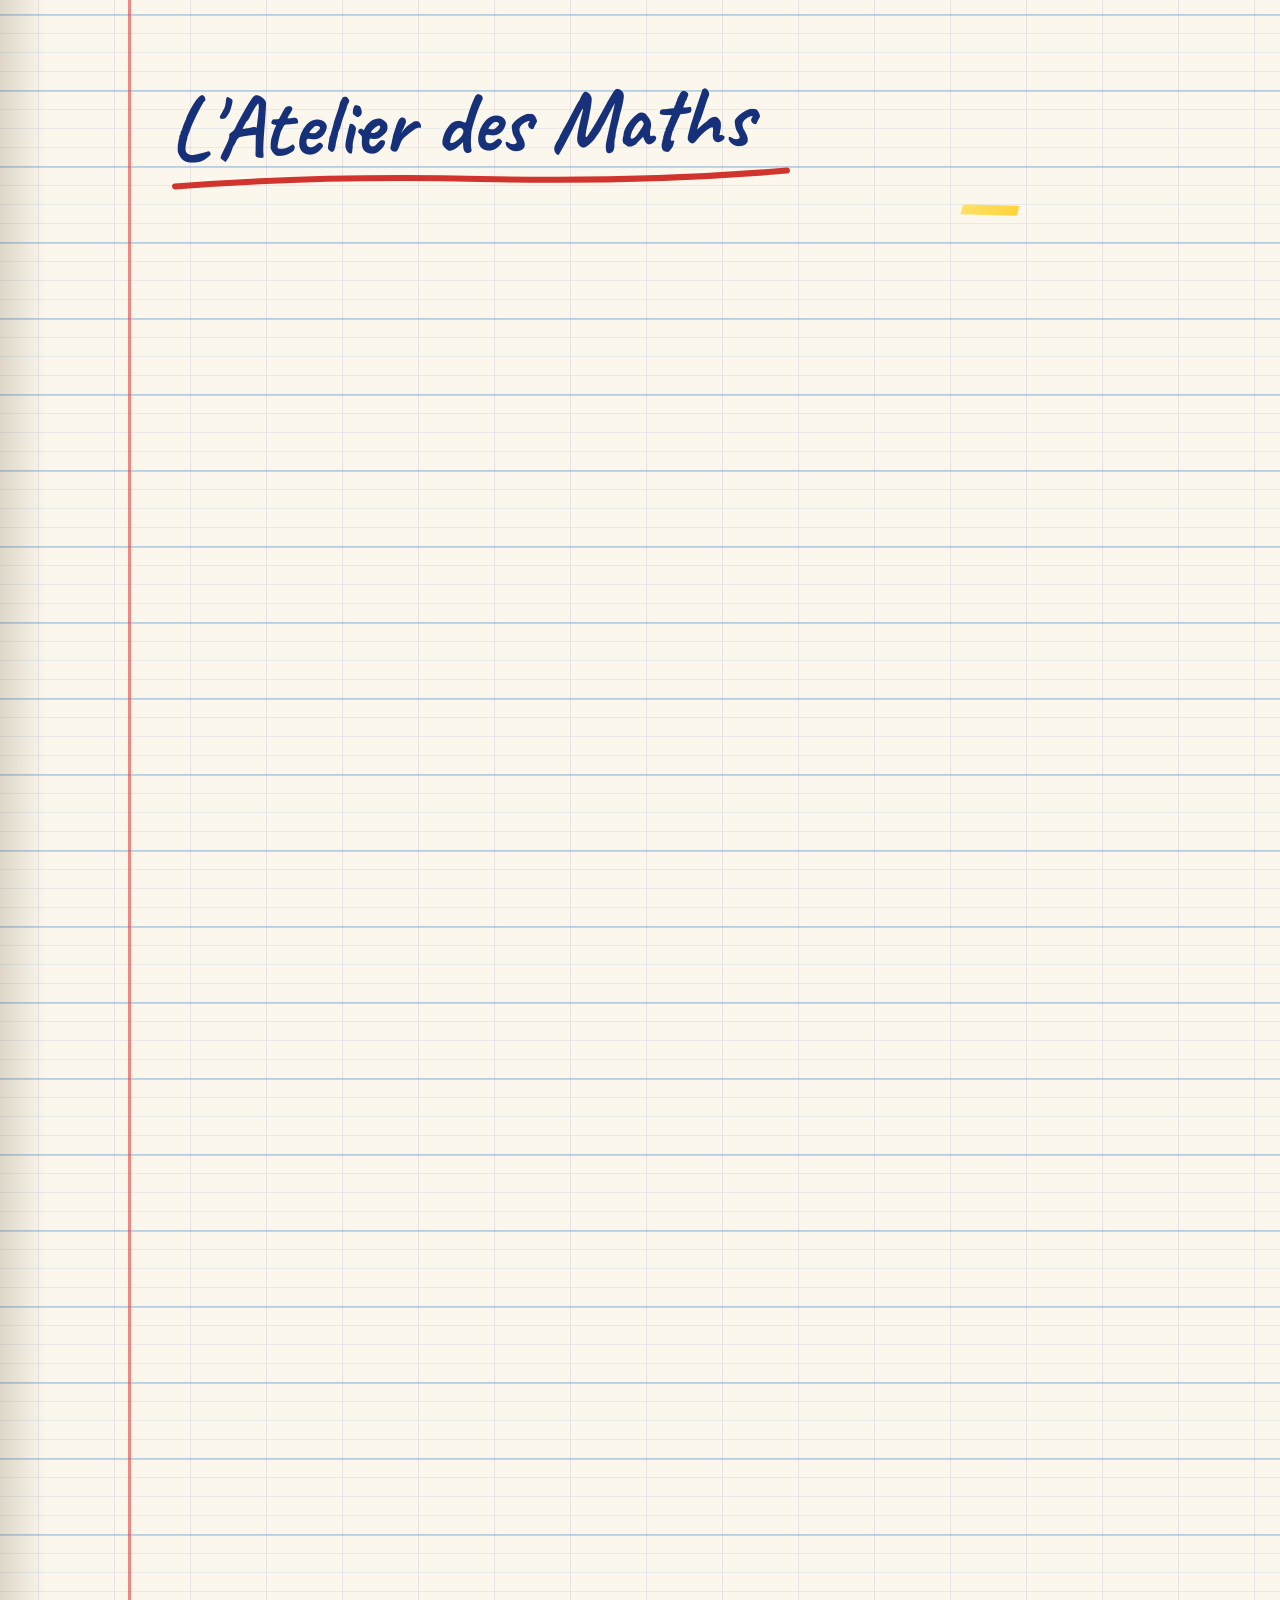
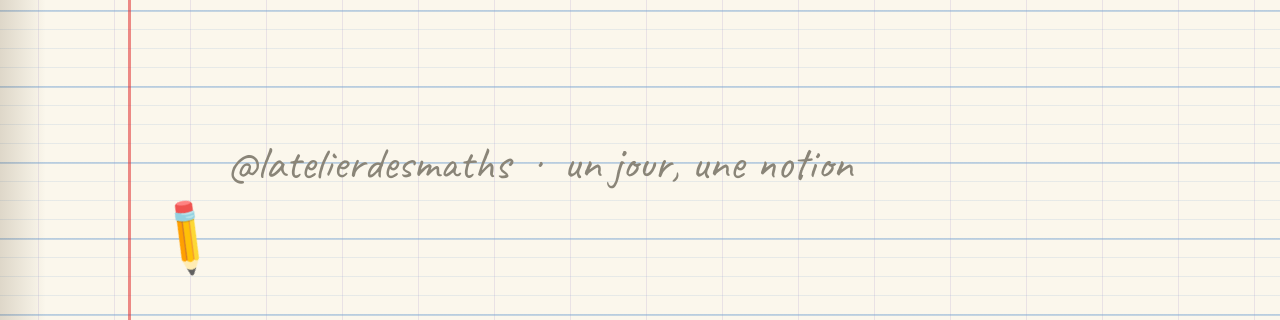
<file: usine-videos/template.html>
<!doctype html>
<html lang="fr">
<head>
<meta charset="utf-8" />
<style>
  @font-face { font-family: 'Ecriture'; src: url('polices/patrick.ttf'); }
  @font-face { font-family: 'Manuscrit'; src: url('polices/caveat.ttf'); }
  * { margin: 0; padding: 0; box-sizing: border-box; }
  html, body { width: 1080px; height: 1920px; overflow: hidden; }

  /* ===== Cahier d'écolier : papier crème + quadrillage Seyès + marge rouge ===== */
  body {
    font-family: 'Ecriture', sans-serif;
    color: #1a3a8f; /* encre bleue */
    position: relative;
    background-color: #fbf7ec;
    background-image:
      linear-gradient(rgba(122,166,210,.42) 2px, transparent 2px),
      linear-gradient(rgba(122,166,210,.16) 1px, transparent 1px),
      linear-gradient(90deg, rgba(160,140,200,.20) 1px, transparent 1px);
    background-size: 100% 76px, 100% 19px, 76px 100%;
    background-position: 0 14px, 0 14px, 38px 0;
  }
  #marge {
    position: absolute; top: 0; bottom: 0; left: 128px;
    width: 3px; background: rgba(224,49,49,.55);
  }
  /* ombre de reliure à gauche */
  #reliure {
    position: absolute; top: 0; bottom: 0; left: 0; width: 46px;
    background: linear-gradient(90deg, rgba(90,70,40,.18), transparent);
  }

  /* ===== En-tête : titre souligné à la main + niveau surligné ===== */
  #entete { position: absolute; top: 78px; left: 170px; right: 60px; }
  #titre-cahier {
    font-family: 'Manuscrit'; font-weight: 700; font-size: 88px; color: #16307a;
    display: inline-block; line-height: 1; transform: rotate(-1.2deg);
  }
  #titre-cahier svg { display: block; margin-top: 2px; }
  #niveau { text-align: right; margin-top: 10px; }
  #niveau span {
    display: inline-block; transform: rotate(1.4deg);
    font-family: 'Manuscrit'; font-weight: 700; font-size: 54px; color: #7a4b12;
    background: linear-gradient(104deg, transparent 4%, #ffe066 6%, #ffd43b 94%, transparent 96%);
    padding: 2px 30px 8px;
  }

  /* ===== Scène ===== */
  #scene {
    position: absolute; top: 400px; bottom: 300px; left: 170px; right: 70px;
    display: flex; flex-direction: column; align-items: center; justify-content: center;
    gap: 58px; text-align: center;
  }
  .ligne { opacity: 0; will-change: transform, opacity; position: relative; }

  .ligne.kicker {
    font-family: 'Manuscrit'; font-weight: 700; font-size: 64px; color: #7a4b12;
    background: linear-gradient(100deg, transparent 3%, #ffe066 5%, #ffd43b 95%, transparent 97%);
    padding: 0 30px 6px; transform-origin: center;
  }
  .ligne.titre { font-size: 96px; line-height: 1.15; color: #16307a; }
  .ligne.math  { font-size: 150px; color: #16307a; letter-spacing: 4px; }
  .ligne.etape { font-size: 86px; color: #3557b7; }
  .ligne.note  { font-size: 58px; color: #6b7a99; line-height: 1.4; }
  .ligne.emoji { font-size: 140px; }

  /* résultat : encre rouge, entouré au stylo comme une correction */
  .ligne.accent {
    font-size: 160px; color: #d0342c; letter-spacing: 4px; padding: 6px 60px;
  }
  .ligne.accent::before {
    content: ''; position: absolute; inset: -26px -18px;
    border: 7px solid rgba(208,52,44,.85);
    border-radius: 49% 51% 47% 53% / 60% 42% 58% 40%;
    transform: rotate(-1.8deg);
  }

  /* ===== Pied : signature crayon + trait de progression ===== */
  #pied {
    position: absolute; bottom: 128px; left: 0; right: 0; text-align: center;
    font-family: 'Manuscrit'; font-size: 46px; color: #8a8578;
  }
  #barre-zone { position: absolute; bottom: 74px; left: 170px; right: 90px; height: 20px; }
  #barre {
    height: 7px; width: 0%; border-radius: 4px;
    background: repeating-linear-gradient(90deg, #5c5648 0 26px, #6e6858 26px 34px);
    transform: rotate(-.25deg);
  }
  #crayon { position: absolute; top: -26px; left: 0; font-size: 52px; transform: translateX(-14px) rotate(38deg); }
</style>
</head>
<body>
  <div id="reliure"></div>
  <div id="marge"></div>
  <div id="entete">
    <div id="titre-cahier">L'Atelier des Maths
      <svg width="620" height="20" viewBox="0 0 620 20">
        <path d="M4 12 Q 150 4, 310 11 T 616 9" fill="none" stroke="#d0342c" stroke-width="6" stroke-linecap="round"/>
      </svg>
    </div>
    <div id="niveau"><span id="niveau-txt"></span></div>
  </div>
  <div id="scene"></div>
  <div id="pied">@latelierdesmaths &nbsp;&middot;&nbsp; un jour, une notion</div>
  <div id="barre-zone"><div id="barre"><span id="crayon">&#9999;&#65039;</span></div></div>

<script>
  // Rendu 100 % déterministe : l'état visuel ne dépend que de setTime(t).
  let SPEC = null;
  const APPARITION = 0.5;
  const SORTIE = 0.28;

  // petite rotation "posée à la main", stable par ligne
  function pente(sceneIdx, ligneIdx) {
    const x = Math.sin(sceneIdx * 37.7 + ligneIdx * 91.3) * 10000;
    return ((x - Math.floor(x)) - 0.5) * 2.4; // -1.2° à +1.2°
  }

  function initSpec(spec) {
    SPEC = spec;
    document.getElementById('niveau-txt').textContent = spec.niveau || 'Astuce';
    setTime(0);
  }

  const easeOut = x => 1 - Math.pow(1 - x, 3);

  function setTime(t) {
    const conteneur = document.getElementById('scene');
    const barre = document.getElementById('barre');
    barre.style.width = (100 * Math.min(1, t / SPEC.total)) + '%';
    document.getElementById('crayon').style.left = '100%';

    let scene = SPEC.scenes[SPEC.scenes.length - 1];
    for (const s of SPEC.scenes) {
      if (t < s.start + s.dur) { scene = s; break; }
    }

    if (conteneur.dataset.scene !== String(scene.index)) {
      conteneur.dataset.scene = String(scene.index);
      conteneur.innerHTML = '';
      for (const ligne of scene.lines) {
        const div = document.createElement('div');
        div.className = 'ligne ' + (ligne.style || 'titre');
        div.textContent = ligne.text;
        conteneur.appendChild(div);
      }
    }

    const local = t - scene.start;
    const finProche = Math.max(0, (scene.start + scene.dur - t) / SORTIE);
    const fadeOut = scene.index < SPEC.scenes.length - 1 ? Math.min(1, finProche) : 1;

    scene.lines.forEach((ligne, i) => {
      const div = conteneur.children[i];
      const p = Math.max(0, Math.min(1, (local - ligne.at) / APPARITION));
      const e = easeOut(p);
      const rot = pente(scene.index, i);
      div.style.opacity = (e * fadeOut).toFixed(3);
      // apparition "écrite" : balayage de gauche à droite + légère pose
      div.style.clipPath = `inset(-60px ${(1 - e) * 100}% -60px -60px)`;
      div.style.transform = `translateY(${(1 - e) * 14}px) rotate(${rot.toFixed(2)}deg)`;
    });
  }

  window.initSpec = initSpec;
  window.setTime = setTime;
</script>
</body>
</html>
</file>
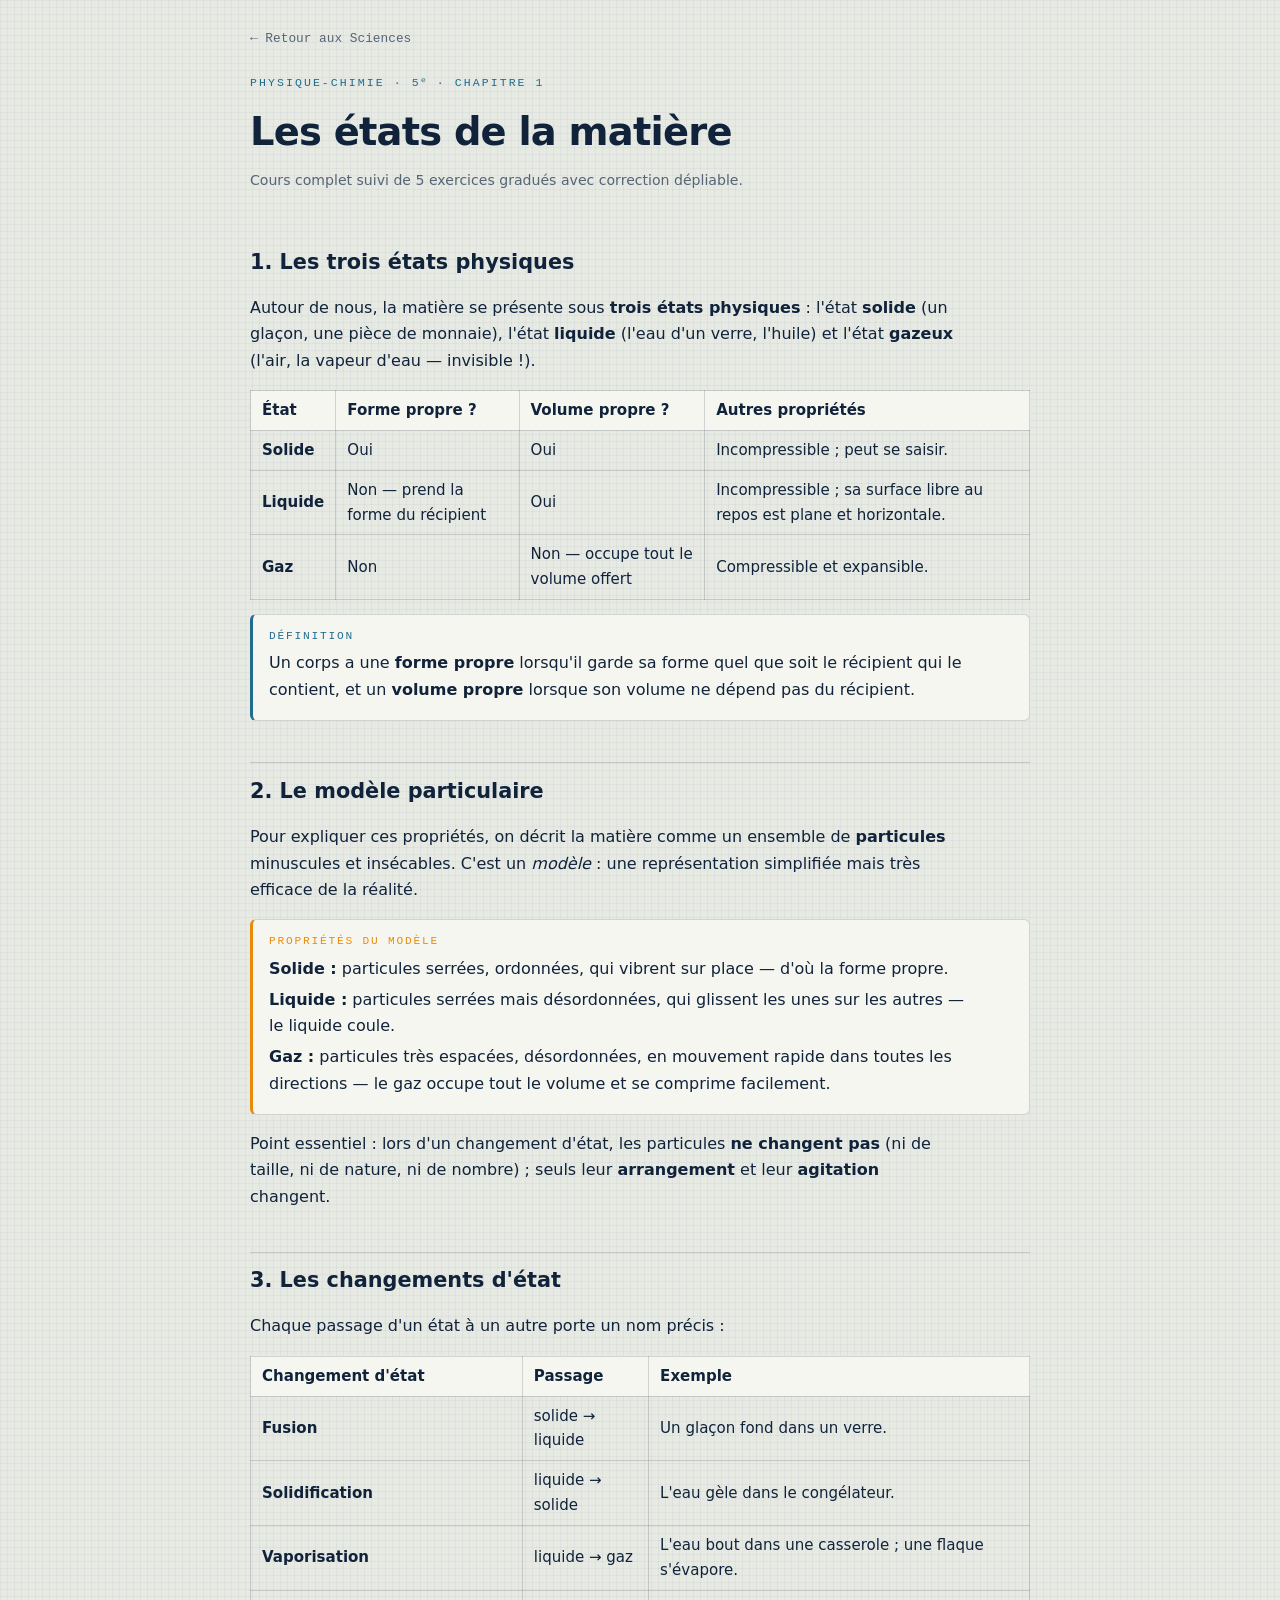
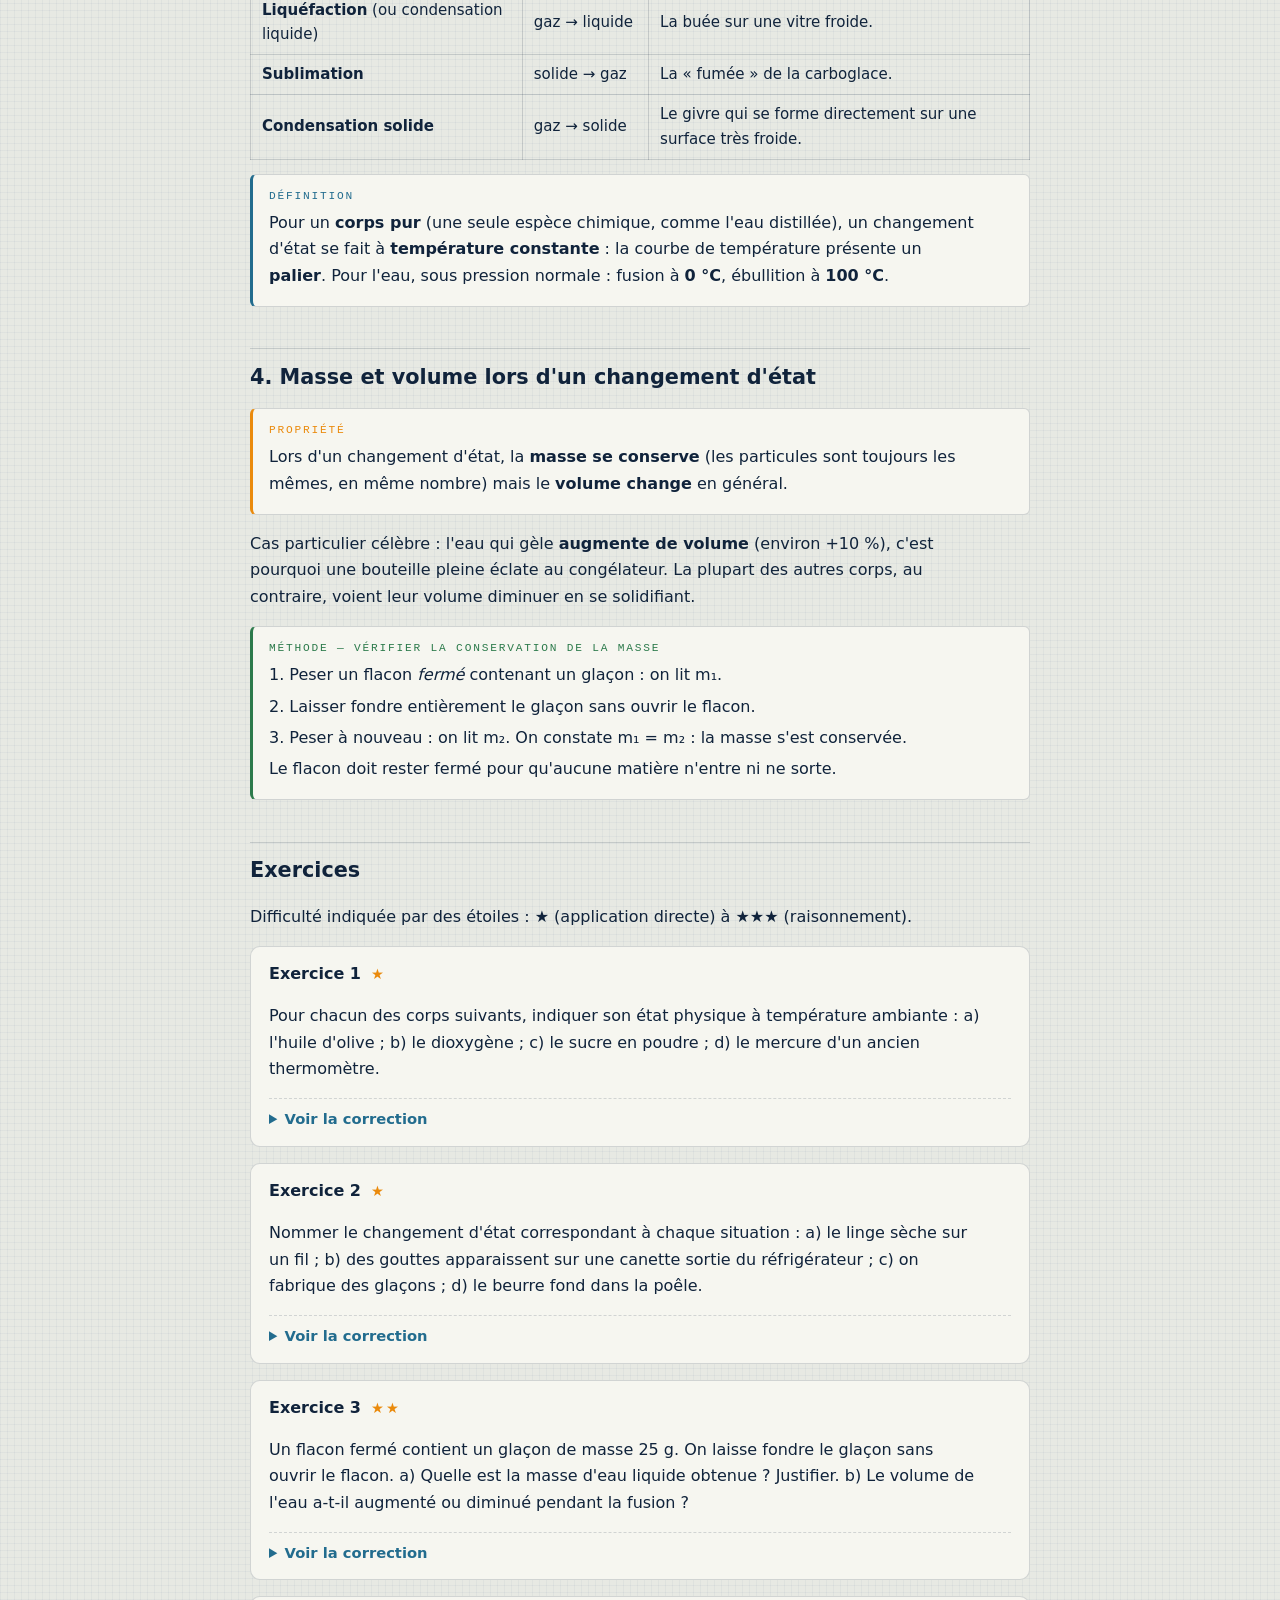
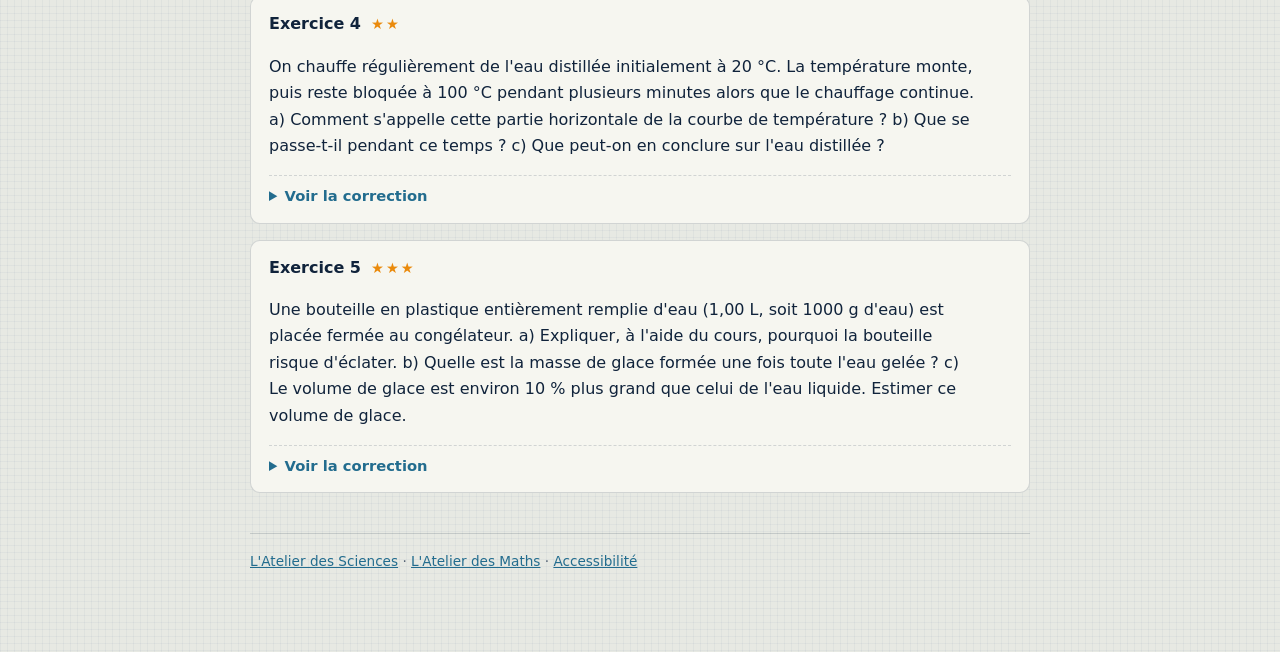
<file: sciences/physique-chimie/5e/etats-de-la-matiere.html>
<!doctype html>
<html lang="fr">
  <head>
    <meta charset="UTF-8" />
    <meta name="viewport" content="width=device-width, initial-scale=1.0" />
    <title>Les états de la matière — Physique-Chimie 5ᵉ — L'Atelier des Sciences</title>
    <meta
      name="description"
      content="Cours de physique-chimie 5ᵉ sur les états de la matière : solide, liquide, gaz, modèle particulaire, changements d'état et conservation de la masse. Avec exercices corrigés."
    />
    <meta name="robots" content="index,follow" />
    <link rel="icon" type="image/svg+xml" href="/favicon.svg" />
    <link rel="stylesheet" href="/sciences/sciences.css" />
  </head>
  <body>
    <main class="wrap">
      <a class="back" href="/sciences/">← Retour aux Sciences</a>
      <p class="eyebrow">Physique-Chimie · 5ᵉ · Chapitre 1</p>
      <h1>Les états de la matière</h1>
      <p class="updated">Cours complet suivi de 5 exercices gradués avec correction dépliable.</p>

      <h2>1. Les trois états physiques</h2>
      <p>
        Autour de nous, la matière se présente sous <strong>trois états physiques</strong> :
        l'état <strong>solide</strong> (un glaçon, une pièce de monnaie), l'état
        <strong>liquide</strong> (l'eau d'un verre, l'huile) et l'état <strong>gazeux</strong>
        (l'air, la vapeur d'eau — invisible !).
      </p>

      <table class="tbl">
        <thead>
          <tr><th>État</th><th>Forme propre ?</th><th>Volume propre ?</th><th>Autres propriétés</th></tr>
        </thead>
        <tbody>
          <tr>
            <td><strong>Solide</strong></td>
            <td>Oui</td>
            <td>Oui</td>
            <td>Incompressible ; peut se saisir.</td>
          </tr>
          <tr>
            <td><strong>Liquide</strong></td>
            <td>Non — prend la forme du récipient</td>
            <td>Oui</td>
            <td>Incompressible ; sa surface libre au repos est plane et horizontale.</td>
          </tr>
          <tr>
            <td><strong>Gaz</strong></td>
            <td>Non</td>
            <td>Non — occupe tout le volume offert</td>
            <td>Compressible et expansible.</td>
          </tr>
        </tbody>
      </table>

      <div class="def">
        <span class="tag">Définition</span>
        <p>
          Un corps a une <strong>forme propre</strong> lorsqu'il garde sa forme quel que soit le
          récipient qui le contient, et un <strong>volume propre</strong> lorsque son volume ne
          dépend pas du récipient.
        </p>
      </div>

      <h2>2. Le modèle particulaire</h2>
      <p>
        Pour expliquer ces propriétés, on décrit la matière comme un ensemble de
        <strong>particules</strong> minuscules et insécables. C'est un <em>modèle</em> : une
        représentation simplifiée mais très efficace de la réalité.
      </p>

      <div class="prop">
        <span class="tag">Propriétés du modèle</span>
        <p><strong>Solide :</strong> particules serrées, ordonnées, qui vibrent sur place — d'où la forme propre.</p>
        <p><strong>Liquide :</strong> particules serrées mais désordonnées, qui glissent les unes sur les autres — le liquide coule.</p>
        <p><strong>Gaz :</strong> particules très espacées, désordonnées, en mouvement rapide dans toutes les directions — le gaz occupe tout le volume et se comprime facilement.</p>
      </div>

      <p>
        Point essentiel : lors d'un changement d'état, les particules <strong>ne changent pas</strong>
        (ni de taille, ni de nature, ni de nombre) ; seuls leur <strong>arrangement</strong> et leur
        <strong>agitation</strong> changent.
      </p>

      <h2>3. Les changements d'état</h2>
      <p>Chaque passage d'un état à un autre porte un nom précis :</p>

      <table class="tbl">
        <thead>
          <tr><th>Changement d'état</th><th>Passage</th><th>Exemple</th></tr>
        </thead>
        <tbody>
          <tr><td><strong>Fusion</strong></td><td>solide → liquide</td><td>Un glaçon fond dans un verre.</td></tr>
          <tr><td><strong>Solidification</strong></td><td>liquide → solide</td><td>L'eau gèle dans le congélateur.</td></tr>
          <tr><td><strong>Vaporisation</strong></td><td>liquide → gaz</td><td>L'eau bout dans une casserole ; une flaque s'évapore.</td></tr>
          <tr><td><strong>Liquéfaction</strong> (ou condensation liquide)</td><td>gaz → liquide</td><td>La buée sur une vitre froide.</td></tr>
          <tr><td><strong>Sublimation</strong></td><td>solide → gaz</td><td>La « fumée » de la carboglace.</td></tr>
          <tr><td><strong>Condensation solide</strong></td><td>gaz → solide</td><td>Le givre qui se forme directement sur une surface très froide.</td></tr>
        </tbody>
      </table>

      <div class="def">
        <span class="tag">Définition</span>
        <p>
          Pour un <strong>corps pur</strong> (une seule espèce chimique, comme l'eau distillée), un
          changement d'état se fait à <strong>température constante</strong> : la courbe de
          température présente un <strong>palier</strong>. Pour l'eau, sous pression normale :
          fusion à <strong>0&nbsp;°C</strong>, ébullition à <strong>100&nbsp;°C</strong>.
        </p>
      </div>

      <h2>4. Masse et volume lors d'un changement d'état</h2>
      <div class="prop">
        <span class="tag">Propriété</span>
        <p>
          Lors d'un changement d'état, la <strong>masse se conserve</strong> (les particules sont
          toujours les mêmes, en même nombre) mais le <strong>volume change</strong> en général.
        </p>
      </div>
      <p>
        Cas particulier célèbre : l'eau qui gèle <strong>augmente de volume</strong> (environ
        +10&nbsp;%), c'est pourquoi une bouteille pleine éclate au congélateur. La plupart des
        autres corps, au contraire, voient leur volume diminuer en se solidifiant.
      </p>

      <div class="methode">
        <span class="tag">Méthode — vérifier la conservation de la masse</span>
        <p>1. Peser un flacon <em>fermé</em> contenant un glaçon : on lit m₁.</p>
        <p>2. Laisser fondre entièrement le glaçon sans ouvrir le flacon.</p>
        <p>3. Peser à nouveau : on lit m₂. On constate m₁ = m₂ : la masse s'est conservée.</p>
        <p>Le flacon doit rester fermé pour qu'aucune matière n'entre ni ne sorte.</p>
      </div>

      <h2>Exercices</h2>
      <p>Difficulté indiquée par des étoiles : ★ (application directe) à ★★★ (raisonnement).</p>

      <article class="exo">
        <div class="head"><span class="num">Exercice 1</span><span class="stars">★</span></div>
        <p>
          Pour chacun des corps suivants, indiquer son état physique à température ambiante :
          a) l'huile d'olive ; b) le dioxygène ; c) le sucre en poudre ; d) le mercure d'un ancien
          thermomètre.
        </p>
        <details>
          <summary>Voir la correction</summary>
          <div class="correction">
            <p>a) L'huile d'olive est <strong>liquide</strong>.</p>
            <p>b) Le dioxygène est un <strong>gaz</strong>.</p>
            <p>c) Le sucre en poudre est un <strong>solide</strong> : chaque grain a une forme propre.
               Un solide divisé (poudre) reste un solide, même s'il « coule » comme un liquide.</p>
            <p>d) Le mercure est un métal <strong>liquide</strong> à température ambiante.</p>
          </div>
        </details>
      </article>

      <article class="exo">
        <div class="head"><span class="num">Exercice 2</span><span class="stars">★</span></div>
        <p>
          Nommer le changement d'état correspondant à chaque situation :
          a) le linge sèche sur un fil ; b) des gouttes apparaissent sur une canette sortie du
          réfrigérateur ; c) on fabrique des glaçons ; d) le beurre fond dans la poêle.
        </p>
        <details>
          <summary>Voir la correction</summary>
          <div class="correction">
            <p>a) L'eau liquide du linge devient gazeuse : <strong>vaporisation</strong> (ici, une évaporation).</p>
            <p>b) La vapeur d'eau de l'air devient liquide sur la paroi froide : <strong>liquéfaction</strong>.</p>
            <p>c) L'eau liquide devient solide : <strong>solidification</strong>.</p>
            <p>d) Le beurre solide devient liquide : <strong>fusion</strong>.</p>
          </div>
        </details>
      </article>

      <article class="exo">
        <div class="head"><span class="num">Exercice 3</span><span class="stars">★★</span></div>
        <p>
          Un flacon fermé contient un glaçon de masse 25&nbsp;g. On laisse fondre le glaçon sans
          ouvrir le flacon.
          a) Quelle est la masse d'eau liquide obtenue ? Justifier.
          b) Le volume de l'eau a-t-il augmenté ou diminué pendant la fusion ?
        </p>
        <details>
          <summary>Voir la correction</summary>
          <div class="correction">
            <p>
              a) La masse d'eau liquide est <strong>25&nbsp;g</strong> : lors d'un changement
              d'état, la masse se conserve, car les particules d'eau restent les mêmes et en même
              nombre — le flacon fermé garantit que rien n'entre ni ne sort.
            </p>
            <p>
              b) Le volume a <strong>diminué</strong> : la glace occupe environ 10&nbsp;% de volume
              de plus que l'eau liquide, donc en fondant, l'eau reprend un volume plus petit.
            </p>
          </div>
        </details>
      </article>

      <article class="exo">
        <div class="head"><span class="num">Exercice 4</span><span class="stars">★★</span></div>
        <p>
          On chauffe régulièrement de l'eau distillée initialement à 20&nbsp;°C. La température
          monte, puis reste bloquée à 100&nbsp;°C pendant plusieurs minutes alors que le chauffage
          continue.
          a) Comment s'appelle cette partie horizontale de la courbe de température ?
          b) Que se passe-t-il pendant ce temps ?
          c) Que peut-on en conclure sur l'eau distillée ?
        </p>
        <details>
          <summary>Voir la correction</summary>
          <div class="correction">
            <p>a) C'est un <strong>palier de température</strong>.</p>
            <p>
              b) L'eau est en train de <strong>bouillir</strong> : l'énergie apportée par le
              chauffage sert au changement d'état (liquide → gaz) et non à élever la température.
            </p>
            <p>
              c) Le changement d'état se fait à température constante : l'eau distillée est un
              <strong>corps pur</strong>.
            </p>
          </div>
        </details>
      </article>

      <article class="exo">
        <div class="head"><span class="num">Exercice 5</span><span class="stars">★★★</span></div>
        <p>
          Une bouteille en plastique entièrement remplie d'eau (1,00&nbsp;L, soit 1000&nbsp;g
          d'eau) est placée fermée au congélateur.
          a) Expliquer, à l'aide du cours, pourquoi la bouteille risque d'éclater.
          b) Quelle est la masse de glace formée une fois toute l'eau gelée ?
          c) Le volume de glace est environ 10&nbsp;% plus grand que celui de l'eau liquide.
          Estimer ce volume de glace.
        </p>
        <details>
          <summary>Voir la correction</summary>
          <div class="correction">
            <p>
              a) En se solidifiant, l'eau <strong>augmente de volume</strong>. La bouteille pleine
              et fermée n'offre aucun espace supplémentaire : la glace pousse sur les parois, qui
              peuvent céder.
            </p>
            <p>
              b) La masse se conserve lors d'un changement d'état : on obtient
              <strong>1000&nbsp;g</strong> de glace.
            </p>
            <p>
              c) V<sub>glace</sub> ≈ 1,00&nbsp;L + 10&nbsp;% × 1,00&nbsp;L = 1,00 + 0,10 =
              <strong>1,10&nbsp;L environ</strong>.
            </p>
          </div>
        </details>
      </article>

      <footer>
        <a href="/sciences/">L'Atelier des Sciences</a> ·
        <a href="/">L'Atelier des Maths</a> ·
        <a href="/legal/accessibilite.html">Accessibilité</a>
      </footer>
    </main>
  </body>
</html>
</file>
<file: assets/katex-BYZTj3zW.css>
@font-face{font-display:block;font-family:KaTeX_AMS;font-style:normal;font-weight:400;src:url(/assets/KaTeX_AMS-Regular-BQhdFMY1.woff2) format("woff2"),url(/assets/KaTeX_AMS-Regular-DMm9YOAa.woff) format("woff"),url(/assets/KaTeX_AMS-Regular-DRggAlZN.ttf) format("truetype")}@font-face{font-display:block;font-family:KaTeX_Caligraphic;font-style:normal;font-weight:700;src:url(/assets/KaTeX_Caligraphic-Bold-Dq_IR9rO.woff2) format("woff2"),url(/assets/KaTeX_Caligraphic-Bold-BEiXGLvX.woff) format("woff"),url(/assets/KaTeX_Caligraphic-Bold-ATXxdsX0.ttf) format("truetype")}@font-face{font-display:block;font-family:KaTeX_Caligraphic;font-style:normal;font-weight:400;src:url(/assets/KaTeX_Caligraphic-Regular-Di6jR-x-.woff2) format("woff2"),url(/assets/KaTeX_Caligraphic-Regular-CTRA-rTL.woff) format("woff"),url(/assets/KaTeX_Caligraphic-Regular-wX97UBjC.ttf) format("truetype")}@font-face{font-display:block;font-family:KaTeX_Fraktur;font-style:normal;font-weight:700;src:url(/assets/KaTeX_Fraktur-Bold-CL6g_b3V.woff2) format("woff2"),url(/assets/KaTeX_Fraktur-Bold-BsDP51OF.woff) format("woff"),url(/assets/KaTeX_Fraktur-Bold-BdnERNNW.ttf) format("truetype")}@font-face{font-display:block;font-family:KaTeX_Fraktur;font-style:normal;font-weight:400;src:url(/assets/KaTeX_Fraktur-Regular-CTYiF6lA.woff2) format("woff2"),url(/assets/KaTeX_Fraktur-Regular-Dxdc4cR9.woff) format("woff"),url(/assets/KaTeX_Fraktur-Regular-CB_wures.ttf) format("truetype")}@font-face{font-display:block;font-family:KaTeX_Main;font-style:normal;font-weight:700;src:url(/assets/KaTeX_Main-Bold-Cx986IdX.woff2) format("woff2"),url(/assets/KaTeX_Main-Bold-Jm3AIy58.woff) format("woff"),url(/assets/KaTeX_Main-Bold-waoOVXN0.ttf) format("truetype")}@font-face{font-display:block;font-family:KaTeX_Main;font-style:italic;font-weight:700;src:url(/assets/KaTeX_Main-BoldItalic-DxDJ3AOS.woff2) format("woff2"),url(/assets/KaTeX_Main-BoldItalic-SpSLRI95.woff) format("woff"),url(/assets/KaTeX_Main-BoldItalic-DzxPMmG6.ttf) format("truetype")}@font-face{font-display:block;font-family:KaTeX_Main;font-style:italic;font-weight:400;src:url(/assets/KaTeX_Main-Italic-NWA7e6Wa.woff2) format("woff2"),url(/assets/KaTeX_Main-Italic-BMLOBm91.woff) format("woff"),url(/assets/KaTeX_Main-Italic-3WenGoN9.ttf) format("truetype")}@font-face{font-display:block;font-family:KaTeX_Main;font-style:normal;font-weight:400;src:url(/assets/KaTeX_Main-Regular-B22Nviop.woff2) format("woff2"),url(/assets/KaTeX_Main-Regular-Dr94JaBh.woff) format("woff"),url(/assets/KaTeX_Main-Regular-ypZvNtVU.ttf) format("truetype")}@font-face{font-display:block;font-family:KaTeX_Math;font-style:italic;font-weight:700;src:url(/assets/KaTeX_Math-BoldItalic-CZnvNsCZ.woff2) format("woff2"),url(/assets/KaTeX_Math-BoldItalic-iY-2wyZ7.woff) format("woff"),url(/assets/KaTeX_Math-BoldItalic-B3XSjfu4.ttf) format("truetype")}@font-face{font-display:block;font-family:KaTeX_Math;font-style:italic;font-weight:400;src:url(/assets/KaTeX_Math-Italic-t53AETM-.woff2) format("woff2"),url(/assets/KaTeX_Math-Italic-DA0__PXp.woff) format("woff"),url(/assets/KaTeX_Math-Italic-flOr_0UB.ttf) format("truetype")}@font-face{font-display:block;font-family:KaTeX_SansSerif;font-style:normal;font-weight:700;src:url(/assets/KaTeX_SansSerif-Bold-D1sUS0GD.woff2) format("woff2"),url(/assets/KaTeX_SansSerif-Bold-DbIhKOiC.woff) format("woff"),url(/assets/KaTeX_SansSerif-Bold-CFMepnvq.ttf) format("truetype")}@font-face{font-display:block;font-family:KaTeX_SansSerif;font-style:italic;font-weight:400;src:url(/assets/KaTeX_SansSerif-Italic-C3H0VqGB.woff2) format("woff2"),url(/assets/KaTeX_SansSerif-Italic-DN2j7dab.woff) format("woff"),url(/assets/KaTeX_SansSerif-Italic-YYjJ1zSn.ttf) format("truetype")}@font-face{font-display:block;font-family:KaTeX_SansSerif;font-style:normal;font-weight:400;src:url(/assets/KaTeX_SansSerif-Regular-DDBCnlJ7.woff2) format("woff2"),url(/assets/KaTeX_SansSerif-Regular-CS6fqUqJ.woff) format("woff"),url(/assets/KaTeX_SansSerif-Regular-BNo7hRIc.ttf) format("truetype")}@font-face{font-display:block;font-family:KaTeX_Script;font-style:normal;font-weight:400;src:url(/assets/KaTeX_Script-Regular-D3wIWfF6.woff2) format("woff2"),url(/assets/KaTeX_Script-Regular-D5yQViql.woff) format("woff"),url(/assets/KaTeX_Script-Regular-C5JkGWo-.ttf) format("truetype")}@font-face{font-display:block;font-family:KaTeX_Size1;font-style:normal;font-weight:400;src:url(/assets/KaTeX_Size1-Regular-mCD8mA8B.woff2) format("woff2"),url(/assets/KaTeX_Size1-Regular-C195tn64.woff) format("woff"),url(/assets/KaTeX_Size1-Regular-Dbsnue_I.ttf) format("truetype")}@font-face{font-display:block;font-family:KaTeX_Size2;font-style:normal;font-weight:400;src:url(/assets/KaTeX_Size2-Regular-Dy4dx90m.woff2) format("woff2"),url(/assets/KaTeX_Size2-Regular-oD1tc_U0.woff) format("woff"),url(/assets/KaTeX_Size2-Regular-B7gKUWhC.ttf) format("truetype")}@font-face{font-display:block;font-family:KaTeX_Size3;font-style:normal;font-weight:400;src:url([data-uri]) format("woff2"),url(/assets/KaTeX_Size3-Regular-CTq5MqoE.woff) format("woff"),url(/assets/KaTeX_Size3-Regular-DgpXs0kz.ttf) format("truetype")}@font-face{font-display:block;font-family:KaTeX_Size4;font-style:normal;font-weight:400;src:url(/assets/KaTeX_Size4-Regular-Dl5lxZxV.woff2) format("woff2"),url(/assets/KaTeX_Size4-Regular-BF-4gkZK.woff) format("woff"),url(/assets/KaTeX_Size4-Regular-DWFBv043.ttf) format("truetype")}@font-face{font-display:block;font-family:KaTeX_Typewriter;font-style:normal;font-weight:400;src:url(/assets/KaTeX_Typewriter-Regular-CO6r4hn1.woff2) format("woff2"),url(/assets/KaTeX_Typewriter-Regular-C0xS9mPB.woff) format("woff"),url(/assets/KaTeX_Typewriter-Regular-D3Ib7_Hf.ttf) format("truetype")}.katex{font: 1.21em KaTeX_Main,Times New Roman,serif;line-height:1.2;position:relative;text-indent:0;text-rendering:auto}.katex *{-ms-high-contrast-adjust:none!important;border-color:currentColor}.katex .katex-version:after{content:"0.16.47"}.katex .katex-mathml{border:0;-webkit-clip-path:inset(50%);clip-path:inset(50%);height:1px;overflow:hidden;padding:0;position:absolute;width:1px}.katex .katex-html>.newline{display:block}.katex .base{position:relative;white-space:nowrap;width:-webkit-min-content;width:-moz-min-content;width:min-content}.katex .base,.katex .strut{display:inline-block}.katex .textbf{font-weight:700}.katex .textit{font-style:italic}.katex .textrm{font-family:KaTeX_Main}.katex .textsf{font-family:KaTeX_SansSerif}.katex .texttt{font-family:KaTeX_Typewriter}.katex .mathnormal{font-family:KaTeX_Math;font-style:italic}.katex .mathit{font-family:KaTeX_Main;font-style:italic}.katex .mathrm{font-style:normal}.katex .mathbf{font-family:KaTeX_Main;font-weight:700}.katex .boldsymbol{font-family:KaTeX_Math;font-style:italic;font-weight:700}.katex .amsrm,.katex .mathbb,.katex .textbb{font-family:KaTeX_AMS}.katex .mathcal{font-family:KaTeX_Caligraphic}.katex .mathfrak,.katex .textfrak{font-family:KaTeX_Fraktur}.katex .mathboldfrak,.katex .textboldfrak{font-family:KaTeX_Fraktur;font-weight:700}.katex .mathtt{font-family:KaTeX_Typewriter}.katex .mathscr,.katex .textscr{font-family:KaTeX_Script}.katex .mathsf,.katex .textsf{font-family:KaTeX_SansSerif}.katex .mathboldsf,.katex .textboldsf{font-family:KaTeX_SansSerif;font-weight:700}.katex .mathitsf,.katex .mathsfit,.katex .textitsf{font-family:KaTeX_SansSerif;font-style:italic}.katex .mainrm{font-family:KaTeX_Main;font-style:normal}.katex .vlist-t{border-collapse:collapse;display:inline-table;table-layout:fixed}.katex .vlist-r{display:table-row}.katex .vlist{display:table-cell;position:relative;vertical-align:bottom}.katex .vlist>span{display:block;height:0;position:relative}.katex .vlist>span>span{display:inline-block}.katex .vlist>span>.pstrut{overflow:hidden;width:0}.katex .vlist-t2{margin-right:-2px}.katex .vlist-s{display:table-cell;font-size:1px;min-width:2px;vertical-align:bottom;width:2px}.katex .vbox{align-items:baseline;display:inline-flex;flex-direction:column}.katex .hbox{width:100%}.katex .hbox,.katex .thinbox{display:inline-flex;flex-direction:row}.katex .thinbox{max-width:0;width:0}.katex .msupsub{text-align:left}.katex .mfrac>span>span{text-align:center}.katex .mfrac .frac-line{border-bottom-style:solid;display:inline-block;width:100%}.katex .hdashline,.katex .hline,.katex .mfrac .frac-line,.katex .overline .overline-line,.katex .rule,.katex .underline .underline-line{min-height:1px}.katex .mspace{display:inline-block}.katex .smash{display:inline;line-height:0}.katex .clap,.katex .llap,.katex .rlap{position:relative;width:0}.katex .clap>.inner,.katex .llap>.inner,.katex .rlap>.inner{position:absolute}.katex .clap>.fix,.katex .llap>.fix,.katex .rlap>.fix{display:inline-block}.katex .llap>.inner{right:0}.katex .clap>.inner,.katex .rlap>.inner{left:0}.katex .clap>.inner>span{margin-left:-50%;margin-right:50%}.katex .rule{border:0 solid;display:inline-block;position:relative}.katex .hline,.katex .overline .overline-line,.katex .underline .underline-line{border-bottom-style:solid;display:inline-block;width:100%}.katex .hdashline{border-bottom-style:dashed;display:inline-block;width:100%}.katex .sqrt>.root{margin-left:.2777777778em;margin-right:-.5555555556em}.katex .fontsize-ensurer.reset-size1.size1,.katex .sizing.reset-size1.size1{font-size:1em}.katex .fontsize-ensurer.reset-size1.size2,.katex .sizing.reset-size1.size2{font-size:1.2em}.katex .fontsize-ensurer.reset-size1.size3,.katex .sizing.reset-size1.size3{font-size:1.4em}.katex .fontsize-ensurer.reset-size1.size4,.katex .sizing.reset-size1.size4{font-size:1.6em}.katex .fontsize-ensurer.reset-size1.size5,.katex .sizing.reset-size1.size5{font-size:1.8em}.katex .fontsize-ensurer.reset-size1.size6,.katex .sizing.reset-size1.size6{font-size:2em}.katex .fontsize-ensurer.reset-size1.size7,.katex .sizing.reset-size1.size7{font-size:2.4em}.katex .fontsize-ensurer.reset-size1.size8,.katex .sizing.reset-size1.size8{font-size:2.88em}.katex .fontsize-ensurer.reset-size1.size9,.katex .sizing.reset-size1.size9{font-size:3.456em}.katex .fontsize-ensurer.reset-size1.size10,.katex .sizing.reset-size1.size10{font-size:4.148em}.katex .fontsize-ensurer.reset-size1.size11,.katex .sizing.reset-size1.size11{font-size:4.976em}.katex .fontsize-ensurer.reset-size2.size1,.katex .sizing.reset-size2.size1{font-size:.8333333333em}.katex .fontsize-ensurer.reset-size2.size2,.katex .sizing.reset-size2.size2{font-size:1em}.katex .fontsize-ensurer.reset-size2.size3,.katex .sizing.reset-size2.size3{font-size:1.1666666667em}.katex .fontsize-ensurer.reset-size2.size4,.katex .sizing.reset-size2.size4{font-size:1.3333333333em}.katex .fontsize-ensurer.reset-size2.size5,.katex .sizing.reset-size2.size5{font-size:1.5em}.katex .fontsize-ensurer.reset-size2.size6,.katex .sizing.reset-size2.size6{font-size:1.6666666667em}.katex .fontsize-ensurer.reset-size2.size7,.katex .sizing.reset-size2.size7{font-size:2em}.katex .fontsize-ensurer.reset-size2.size8,.katex .sizing.reset-size2.size8{font-size:2.4em}.katex .fontsize-ensurer.reset-size2.size9,.katex .sizing.reset-size2.size9{font-size:2.88em}.katex .fontsize-ensurer.reset-size2.size10,.katex .sizing.reset-size2.size10{font-size:3.4566666667em}.katex .fontsize-ensurer.reset-size2.size11,.katex .sizing.reset-size2.size11{font-size:4.1466666667em}.katex .fontsize-ensurer.reset-size3.size1,.katex .sizing.reset-size3.size1{font-size:.7142857143em}.katex .fontsize-ensurer.reset-size3.size2,.katex .sizing.reset-size3.size2{font-size:.8571428571em}.katex .fontsize-ensurer.reset-size3.size3,.katex .sizing.reset-size3.size3{font-size:1em}.katex .fontsize-ensurer.reset-size3.size4,.katex .sizing.reset-size3.size4{font-size:1.1428571429em}.katex .fontsize-ensurer.reset-size3.size5,.katex .sizing.reset-size3.size5{font-size:1.2857142857em}.katex .fontsize-ensurer.reset-size3.size6,.katex .sizing.reset-size3.size6{font-size:1.4285714286em}.katex .fontsize-ensurer.reset-size3.size7,.katex .sizing.reset-size3.size7{font-size:1.7142857143em}.katex .fontsize-ensurer.reset-size3.size8,.katex .sizing.reset-size3.size8{font-size:2.0571428571em}.katex .fontsize-ensurer.reset-size3.size9,.katex .sizing.reset-size3.size9{font-size:2.4685714286em}.katex .fontsize-ensurer.reset-size3.size10,.katex .sizing.reset-size3.size10{font-size:2.9628571429em}.katex .fontsize-ensurer.reset-size3.size11,.katex .sizing.reset-size3.size11{font-size:3.5542857143em}.katex .fontsize-ensurer.reset-size4.size1,.katex .sizing.reset-size4.size1{font-size:.625em}.katex .fontsize-ensurer.reset-size4.size2,.katex .sizing.reset-size4.size2{font-size:.75em}.katex .fontsize-ensurer.reset-size4.size3,.katex .sizing.reset-size4.size3{font-size:.875em}.katex .fontsize-ensurer.reset-size4.size4,.katex .sizing.reset-size4.size4{font-size:1em}.katex .fontsize-ensurer.reset-size4.size5,.katex .sizing.reset-size4.size5{font-size:1.125em}.katex .fontsize-ensurer.reset-size4.size6,.katex .sizing.reset-size4.size6{font-size:1.25em}.katex .fontsize-ensurer.reset-size4.size7,.katex .sizing.reset-size4.size7{font-size:1.5em}.katex .fontsize-ensurer.reset-size4.size8,.katex .sizing.reset-size4.size8{font-size:1.8em}.katex .fontsize-ensurer.reset-size4.size9,.katex .sizing.reset-size4.size9{font-size:2.16em}.katex .fontsize-ensurer.reset-size4.size10,.katex .sizing.reset-size4.size10{font-size:2.5925em}.katex .fontsize-ensurer.reset-size4.size11,.katex .sizing.reset-size4.size11{font-size:3.11em}.katex .fontsize-ensurer.reset-size5.size1,.katex .sizing.reset-size5.size1{font-size:.5555555556em}.katex .fontsize-ensurer.reset-size5.size2,.katex .sizing.reset-size5.size2{font-size:.6666666667em}.katex .fontsize-ensurer.reset-size5.size3,.katex .sizing.reset-size5.size3{font-size:.7777777778em}.katex .fontsize-ensurer.reset-size5.size4,.katex .sizing.reset-size5.size4{font-size:.8888888889em}.katex .fontsize-ensurer.reset-size5.size5,.katex .sizing.reset-size5.size5{font-size:1em}.katex .fontsize-ensurer.reset-size5.size6,.katex .sizing.reset-size5.size6{font-size:1.1111111111em}.katex .fontsize-ensurer.reset-size5.size7,.katex .sizing.reset-size5.size7{font-size:1.3333333333em}.katex .fontsize-ensurer.reset-size5.size8,.katex .sizing.reset-size5.size8{font-size:1.6em}.katex .fontsize-ensurer.reset-size5.size9,.katex .sizing.reset-size5.size9{font-size:1.92em}.katex .fontsize-ensurer.reset-size5.size10,.katex .sizing.reset-size5.size10{font-size:2.3044444444em}.katex .fontsize-ensurer.reset-size5.size11,.katex .sizing.reset-size5.size11{font-size:2.7644444444em}.katex .fontsize-ensurer.reset-size6.size1,.katex .sizing.reset-size6.size1{font-size:.5em}.katex .fontsize-ensurer.reset-size6.size2,.katex .sizing.reset-size6.size2{font-size:.6em}.katex .fontsize-ensurer.reset-size6.size3,.katex .sizing.reset-size6.size3{font-size:.7em}.katex .fontsize-ensurer.reset-size6.size4,.katex .sizing.reset-size6.size4{font-size:.8em}.katex .fontsize-ensurer.reset-size6.size5,.katex .sizing.reset-size6.size5{font-size:.9em}.katex .fontsize-ensurer.reset-size6.size6,.katex .sizing.reset-size6.size6{font-size:1em}.katex .fontsize-ensurer.reset-size6.size7,.katex .sizing.reset-size6.size7{font-size:1.2em}.katex .fontsize-ensurer.reset-size6.size8,.katex .sizing.reset-size6.size8{font-size:1.44em}.katex .fontsize-ensurer.reset-size6.size9,.katex .sizing.reset-size6.size9{font-size:1.728em}.katex .fontsize-ensurer.reset-size6.size10,.katex .sizing.reset-size6.size10{font-size:2.074em}.katex .fontsize-ensurer.reset-size6.size11,.katex .sizing.reset-size6.size11{font-size:2.488em}.katex .fontsize-ensurer.reset-size7.size1,.katex .sizing.reset-size7.size1{font-size:.4166666667em}.katex .fontsize-ensurer.reset-size7.size2,.katex .sizing.reset-size7.size2{font-size:.5em}.katex .fontsize-ensurer.reset-size7.size3,.katex .sizing.reset-size7.size3{font-size:.5833333333em}.katex .fontsize-ensurer.reset-size7.size4,.katex .sizing.reset-size7.size4{font-size:.6666666667em}.katex .fontsize-ensurer.reset-size7.size5,.katex .sizing.reset-size7.size5{font-size:.75em}.katex .fontsize-ensurer.reset-size7.size6,.katex .sizing.reset-size7.size6{font-size:.8333333333em}.katex .fontsize-ensurer.reset-size7.size7,.katex .sizing.reset-size7.size7{font-size:1em}.katex .fontsize-ensurer.reset-size7.size8,.katex .sizing.reset-size7.size8{font-size:1.2em}.katex .fontsize-ensurer.reset-size7.size9,.katex .sizing.reset-size7.size9{font-size:1.44em}.katex .fontsize-ensurer.reset-size7.size10,.katex .sizing.reset-size7.size10{font-size:1.7283333333em}.katex .fontsize-ensurer.reset-size7.size11,.katex .sizing.reset-size7.size11{font-size:2.0733333333em}.katex .fontsize-ensurer.reset-size8.size1,.katex .sizing.reset-size8.size1{font-size:.3472222222em}.katex .fontsize-ensurer.reset-size8.size2,.katex .sizing.reset-size8.size2{font-size:.4166666667em}.katex .fontsize-ensurer.reset-size8.size3,.katex .sizing.reset-size8.size3{font-size:.4861111111em}.katex .fontsize-ensurer.reset-size8.size4,.katex .sizing.reset-size8.size4{font-size:.5555555556em}.katex .fontsize-ensurer.reset-size8.size5,.katex .sizing.reset-size8.size5{font-size:.625em}.katex .fontsize-ensurer.reset-size8.size6,.katex .sizing.reset-size8.size6{font-size:.6944444444em}.katex .fontsize-ensurer.reset-size8.size7,.katex .sizing.reset-size8.size7{font-size:.8333333333em}.katex .fontsize-ensurer.reset-size8.size8,.katex .sizing.reset-size8.size8{font-size:1em}.katex .fontsize-ensurer.reset-size8.size9,.katex .sizing.reset-size8.size9{font-size:1.2em}.katex .fontsize-ensurer.reset-size8.size10,.katex .sizing.reset-size8.size10{font-size:1.4402777778em}.katex .fontsize-ensurer.reset-size8.size11,.katex .sizing.reset-size8.size11{font-size:1.7277777778em}.katex .fontsize-ensurer.reset-size9.size1,.katex .sizing.reset-size9.size1{font-size:.2893518519em}.katex .fontsize-ensurer.reset-size9.size2,.katex .sizing.reset-size9.size2{font-size:.3472222222em}.katex .fontsize-ensurer.reset-size9.size3,.katex .sizing.reset-size9.size3{font-size:.4050925926em}.katex .fontsize-ensurer.reset-size9.size4,.katex .sizing.reset-size9.size4{font-size:.462962963em}.katex .fontsize-ensurer.reset-size9.size5,.katex .sizing.reset-size9.size5{font-size:.5208333333em}.katex .fontsize-ensurer.reset-size9.size6,.katex .sizing.reset-size9.size6{font-size:.5787037037em}.katex .fontsize-ensurer.reset-size9.size7,.katex .sizing.reset-size9.size7{font-size:.6944444444em}.katex .fontsize-ensurer.reset-size9.size8,.katex .sizing.reset-size9.size8{font-size:.8333333333em}.katex .fontsize-ensurer.reset-size9.size9,.katex .sizing.reset-size9.size9{font-size:1em}.katex .fontsize-ensurer.reset-size9.size10,.katex .sizing.reset-size9.size10{font-size:1.2002314815em}.katex .fontsize-ensurer.reset-size9.size11,.katex .sizing.reset-size9.size11{font-size:1.4398148148em}.katex .fontsize-ensurer.reset-size10.size1,.katex .sizing.reset-size10.size1{font-size:.2410800386em}.katex .fontsize-ensurer.reset-size10.size2,.katex .sizing.reset-size10.size2{font-size:.2892960463em}.katex .fontsize-ensurer.reset-size10.size3,.katex .sizing.reset-size10.size3{font-size:.337512054em}.katex .fontsize-ensurer.reset-size10.size4,.katex .sizing.reset-size10.size4{font-size:.3857280617em}.katex .fontsize-ensurer.reset-size10.size5,.katex .sizing.reset-size10.size5{font-size:.4339440694em}.katex .fontsize-ensurer.reset-size10.size6,.katex .sizing.reset-size10.size6{font-size:.4821600771em}.katex .fontsize-ensurer.reset-size10.size7,.katex .sizing.reset-size10.size7{font-size:.5785920926em}.katex .fontsize-ensurer.reset-size10.size8,.katex .sizing.reset-size10.size8{font-size:.6943105111em}.katex .fontsize-ensurer.reset-size10.size9,.katex .sizing.reset-size10.size9{font-size:.8331726133em}.katex .fontsize-ensurer.reset-size10.size10,.katex .sizing.reset-size10.size10{font-size:1em}.katex .fontsize-ensurer.reset-size10.size11,.katex .sizing.reset-size10.size11{font-size:1.1996142719em}.katex .fontsize-ensurer.reset-size11.size1,.katex .sizing.reset-size11.size1{font-size:.2009646302em}.katex .fontsize-ensurer.reset-size11.size2,.katex .sizing.reset-size11.size2{font-size:.2411575563em}.katex .fontsize-ensurer.reset-size11.size3,.katex .sizing.reset-size11.size3{font-size:.2813504823em}.katex .fontsize-ensurer.reset-size11.size4,.katex .sizing.reset-size11.size4{font-size:.3215434084em}.katex .fontsize-ensurer.reset-size11.size5,.katex .sizing.reset-size11.size5{font-size:.3617363344em}.katex .fontsize-ensurer.reset-size11.size6,.katex .sizing.reset-size11.size6{font-size:.4019292605em}.katex .fontsize-ensurer.reset-size11.size7,.katex .sizing.reset-size11.size7{font-size:.4823151125em}.katex .fontsize-ensurer.reset-size11.size8,.katex .sizing.reset-size11.size8{font-size:.578778135em}.katex .fontsize-ensurer.reset-size11.size9,.katex .sizing.reset-size11.size9{font-size:.6945337621em}.katex .fontsize-ensurer.reset-size11.size10,.katex .sizing.reset-size11.size10{font-size:.8336012862em}.katex .fontsize-ensurer.reset-size11.size11,.katex .sizing.reset-size11.size11{font-size:1em}.katex .delimsizing.size1{font-family:KaTeX_Size1}.katex .delimsizing.size2{font-family:KaTeX_Size2}.katex .delimsizing.size3{font-family:KaTeX_Size3}.katex .delimsizing.size4{font-family:KaTeX_Size4}.katex .delimsizing.mult .delim-size1>span{font-family:KaTeX_Size1}.katex .delimsizing.mult .delim-size4>span{font-family:KaTeX_Size4}.katex .nulldelimiter{display:inline-block;width:.12em}.katex .delimcenter,.katex .op-symbol{position:relative}.katex .op-symbol.small-op{font-family:KaTeX_Size1}.katex .op-symbol.large-op{font-family:KaTeX_Size2}.katex .accent>.vlist-t,.katex .op-limits>.vlist-t{text-align:center}.katex .accent .accent-body{position:relative}.katex .accent .accent-body:not(.accent-full){width:0}.katex .overlay{display:block}.katex .mtable .vertical-separator{display:inline-block;min-width:1px}.katex .mtable .arraycolsep{display:inline-block}.katex .mtable .col-align-c>.vlist-t{text-align:center}.katex .mtable .col-align-l>.vlist-t{text-align:left}.katex .mtable .col-align-r>.vlist-t{text-align:right}.katex .svg-align{text-align:left}.katex svg{fill:currentColor;stroke:currentColor;display:block;height:inherit;position:absolute;width:100%}.katex svg path{stroke:none}.katex svg{fill-rule:nonzero;fill-opacity:1;stroke-width:1;stroke-linecap:butt;stroke-linejoin:miter;stroke-miterlimit:4;stroke-dasharray:none;stroke-dashoffset:0;stroke-opacity:1}.katex img{border-style:none;max-height:none;max-width:none;min-height:0;min-width:0}.katex .stretchy{display:block;overflow:hidden;position:relative;width:100%}.katex .stretchy:after,.katex .stretchy:before{content:""}.katex .hide-tail{overflow:hidden;position:relative;width:100%}.katex .halfarrow-left{left:0;overflow:hidden;position:absolute;width:50.2%}.katex .halfarrow-right{overflow:hidden;position:absolute;right:0;width:50.2%}.katex .brace-left{left:0;overflow:hidden;position:absolute;width:25.1%}.katex .brace-center{left:25%;overflow:hidden;position:absolute;width:50%}.katex .brace-right{overflow:hidden;position:absolute;right:0;width:25.1%}.katex .x-arrow-pad{padding:0 .5em}.katex .cd-arrow-pad{padding:0 .55556em 0 .27778em}.katex .mover,.katex .munder,.katex .x-arrow{text-align:center}.katex .boxpad{padding:0 .3em}.katex .fbox,.katex .fcolorbox{border:.04em solid;box-sizing:border-box}.katex .cancel-pad{padding:0 .2em}.katex .cancel-lap{margin-left:-.2em;margin-right:-.2em}.katex .sout{border-bottom-style:solid;border-bottom-width:.08em}.katex .angl{border-right:.049em solid;border-top:.049em solid;box-sizing:border-box;margin-right:.03889em}.katex .anglpad{padding:0 .03889em}.katex .eqn-num:before{content:"(" counter(katexEqnNo) ")";counter-increment:katexEqnNo}.katex .mml-eqn-num:before{content:"(" counter(mmlEqnNo) ")";counter-increment:mmlEqnNo}.katex .mtr-glue{width:50%}.katex .cd-vert-arrow{display:inline-block;position:relative}.katex .cd-label-left{display:inline-block;position:absolute;right:calc(50% + .3em);text-align:left}.katex .cd-label-right{display:inline-block;left:calc(50% + .3em);position:absolute;text-align:right}.katex-display{display:block;margin:1em 0;text-align:center}.katex-display>.katex{display:block;text-align:center;white-space:nowrap}.katex-display>.katex>.katex-html{display:block;position:relative}.katex-display>.katex>.katex-html>.tag{position:absolute;right:0}.katex-display.leqno>.katex>.katex-html>.tag{left:0;right:auto}.katex-display.fleqn>.katex{padding-left:2em;text-align:left}body{counter-reset:katexEqnNo mmlEqnNo}
</file>
<file: assets/index-BHHfW44y.css>
:root{--paper: #e7e9e3;--paper-2: #f1f2ec;--ink: #10233b;--ink-soft: #566476;--accent: #ea8a0c;--accent-ink: #7a4a00;--accent-2: #e5484d;--compas: #226c8e;--correct: #2e8b57;--wrong: #c0392b;--grid: rgba(16, 35, 59, .1);--grid-strong: rgba(16, 35, 59, .18);--sheet: #f6f6f0;--sheet-edge: rgba(16, 35, 59, .16);--shadow: rgba(16, 35, 59, .16);--plate: #0b1a2a;--plate-grid: rgba(120, 180, 212, .13);--plate-ink: #eaf2f8;--mm: 7px;--maxw: 1180px;--r: 6px;--font-body: system-ui, -apple-system, "Segoe UI", Roboto, sans-serif;--font-mono: ui-monospace, "Cascadia Code", "SF Mono", Consolas, monospace;--dom-nombres: #226c8e;--dom-geo: #2e8b57;--dom-grandeurs: #ea8a0c;--dom-stats: #7a4fd0;--dom-proba: #b23a6e;--dom-algo: #10233b}@media (prefers-color-scheme: dark){:root{--paper: #0c1826;--paper-2: #10202f;--ink: #eaf0f5;--ink-soft: #92a6b6;--accent: #fab63f;--accent-ink: #fab63f;--accent-2: #ff6b6b;--compas: #63b4d4;--correct: #55c98a;--wrong: #ff6b6b;--grid: rgba(160, 196, 220, .09);--grid-strong: rgba(160, 196, 220, .16);--sheet: #12222f;--sheet-edge: rgba(160, 196, 220, .17);--shadow: rgba(0, 0, 0, .45)}}:root[data-theme=light]{--paper: #e7e9e3;--paper-2: #f1f2ec;--ink: #10233b;--ink-soft: #566476;--accent: #ea8a0c;--accent-ink: #7a4a00;--accent-2: #e5484d;--compas: #226c8e;--correct: #2e8b57;--wrong: #c0392b;--grid: rgba(16, 35, 59, .1);--grid-strong: rgba(16, 35, 59, .18);--sheet: #f6f6f0;--sheet-edge: rgba(16, 35, 59, .16);--shadow: rgba(16, 35, 59, .16)}:root[data-theme=dark]{--paper: #0c1826;--paper-2: #10202f;--ink: #eaf0f5;--ink-soft: #92a6b6;--accent: #fab63f;--accent-ink: #fab63f;--accent-2: #ff6b6b;--compas: #63b4d4;--correct: #55c98a;--wrong: #ff6b6b;--grid: rgba(160, 196, 220, .09);--grid-strong: rgba(160, 196, 220, .16);--sheet: #12222f;--sheet-edge: rgba(160, 196, 220, .17);--shadow: rgba(0, 0, 0, .45)}*{box-sizing:border-box}html{scroll-behavior:smooth}body{margin:0;color:var(--ink);background-color:var(--paper);background-image:radial-gradient(52rem 44rem at 4% -8%,color-mix(in srgb,var(--dom-nombres) 20%,transparent),transparent 60%),radial-gradient(48rem 42rem at 100% 2%,color-mix(in srgb,var(--dom-grandeurs) 20%,transparent),transparent 60%),radial-gradient(52rem 48rem at 100% 100%,color-mix(in srgb,var(--dom-stats) 16%,transparent),transparent 62%),radial-gradient(46rem 44rem at -6% 104%,color-mix(in srgb,var(--dom-geo) 18%,transparent),transparent 60%);background-repeat:no-repeat;background-attachment:fixed;font-family:var(--font-body);line-height:1.6;-webkit-font-smoothing:antialiased}:focus-visible{outline:3px solid var(--compas);outline-offset:2px;border-radius:3px}@media (prefers-reduced-motion: reduce){html{scroll-behavior:auto}*,*:before,*:after{animation-duration:.001ms!important;animation-iteration-count:1!important;transition-duration:.001ms!important}}.cours h3{display:flex;align-items:center;gap:10px;font-size:1.15rem;letter-spacing:-.01em;margin:1.6em 0 .5em}.cours h3 .n{display:inline-grid;place-items:center;width:1.7em;height:1.7em;background:var(--ink);color:var(--paper);border-radius:50%;font-family:var(--font-mono);font-size:.8em;flex:none}.cours p{max-width:68ch}.cours b{color:var(--ink)}.cours .prop{border-left:3px solid var(--accent);background:var(--paper-2);padding:12px 16px;border-radius:0 var(--r) var(--r) 0;margin:1em 0}.cours .prop .lab{display:inline-block;font-family:var(--font-mono);font-size:.72rem;text-transform:uppercase;letter-spacing:.1em;color:var(--accent-ink);margin-right:8px}.cours .figbox{background:var(--plate);border:1px solid rgba(120,180,212,.25);border-radius:var(--r);padding:18px;margin:1.4em 0;text-align:center}.cours .figbox svg{max-width:100%;height:auto}.cours .figbox text{fill:var(--plate-ink)}.cours figcaption{font-family:var(--font-mono);font-size:.78rem;color:var(--plate-ink);opacity:.7;margin-top:10px}.cours{font-size:1.02rem}.cours h2.chap-intro{font-size:1.05rem;font-weight:500;color:var(--ink-soft);border:none;margin:0 0 1.4em;padding:0;max-width:68ch}.cours h3{scroll-margin-top:80px}.cours ul,.cours ol{max-width:66ch;padding-left:1.3em}.cours li{margin:.25em 0}.cours li::marker{color:var(--accent)}.cours .box{--c: var(--compas);border:1px solid var(--sheet-edge);border-left:4px solid var(--c);background:color-mix(in srgb,var(--c) 7%,var(--sheet));border-radius:0 var(--r) var(--r) 0;padding:12px 16px 12px 18px;margin:1.1em 0}.cours .box>.lab{display:inline-flex;align-items:center;gap:6px;font-family:var(--font-mono);font-size:.68rem;text-transform:uppercase;letter-spacing:.1em;color:var(--c);font-weight:700;margin-bottom:4px}.cours .box p:last-child,.cours .box ul:last-child{margin-bottom:0}.cours .box p:first-of-type{margin-top:.2em}.cours .box.def{--c: var(--compas)}.cours .box.prop{--c: var(--correct)}.cours .box.methode{--c: var(--accent)}.cours .box.methode>.lab{color:var(--accent-ink)}.cours .box.exemple{--c: var(--ink-soft)}.cours .box.attention{--c: var(--accent-2)}.cours .box.cle{--c: var(--accent);background:color-mix(in srgb,var(--accent) 12%,var(--sheet));border:1px solid color-mix(in srgb,var(--accent) 40%,transparent);border-left:4px solid var(--accent)}.cours .box.cle>.lab{color:var(--accent-ink)}.cours .kw{color:var(--compas);font-weight:700}.cours .num{color:var(--accent-ink);font-weight:700}.cours mark{background:color-mix(in srgb,var(--accent) 26%,transparent);color:inherit;padding:0 3px;border-radius:3px}.cours .demo-steps{counter-reset:st;list-style:none;padding-left:0}.cours .demo-steps>li{position:relative;padding-left:2.2em;margin:.5em 0}.cours .demo-steps>li:before{counter-increment:st;content:counter(st);position:absolute;left:0;top:.05em;width:1.5em;height:1.5em;display:grid;place-items:center;background:var(--accent);color:#1a1200;border-radius:50%;font-family:var(--font-mono);font-size:.78em;font-weight:700}.cours table{border-collapse:collapse;margin:1em 0;font-size:.95rem}.cours table th,.cours table td{border:1px solid var(--sheet-edge);padding:6px 12px;text-align:center}.cours table th{background:var(--paper-2);font-family:var(--font-mono);font-size:.82rem}.cours .recap{margin-top:1.6em}.demo.svelte-sqsgos{background:var(--plate);border:1px solid rgba(120,180,212,.28);border-radius:var(--r);padding:14px 16px;margin:0 0 26px;max-width:560px;position:relative;overflow:hidden}.demo.svelte-sqsgos:before{content:"";position:absolute;top:0;right:0;bottom:0;left:0;pointer-events:none;background-image:linear-gradient(var(--plate-grid) 1px,transparent 1px),linear-gradient(90deg,var(--plate-grid) 1px,transparent 1px);background-size:14px 14px}.head.svelte-sqsgos{display:flex;align-items:center;gap:10px;position:relative;z-index:1;margin-bottom:8px}.tag.svelte-sqsgos{font-family:var(--font-mono);font-size:.62rem;text-transform:uppercase;letter-spacing:.12em;color:var(--accent);border:1px solid color-mix(in srgb,var(--accent) 60%,transparent);border-radius:100px;padding:2px 9px}.ttl.svelte-sqsgos{color:var(--plate-ink);font-weight:650;font-size:.95rem}.replay.svelte-sqsgos{margin-left:auto;font-family:var(--font-mono);font-size:.72rem;cursor:pointer;background:transparent;color:var(--plate-ink);border:1px solid rgba(120,180,212,.4);border-radius:100px;padding:4px 10px}.replay.svelte-sqsgos:hover:not(:disabled){border-color:var(--accent);color:var(--accent)}.replay.svelte-sqsgos:disabled{opacity:.5;cursor:default}.stage.svelte-sqsgos{position:relative;z-index:1}.stage.svelte-sqsgos svg:where(.svelte-sqsgos){width:100%;height:auto;display:block}.cap.svelte-sqsgos{position:relative;z-index:1;font-family:var(--font-mono);font-size:.8rem;color:var(--plate-ink);opacity:.85;margin:6px 0 0;min-height:2.4em}.stage.svelte-sqsgos .c-ink{stroke:var(--plate-ink);fill:none}.stage.svelte-sqsgos .c-guide{stroke:var(--compas);fill:none}.stage.svelte-sqsgos .c-accent{stroke:var(--accent);fill:none}.stage.svelte-sqsgos .c-soft{stroke:#78b4d499;fill:none}.stage.svelte-sqsgos .c-fill{fill:color-mix(in srgb,var(--accent) 26%,transparent)}.stage.svelte-sqsgos .dashed{stroke-dasharray:4 4}.stage.svelte-sqsgos .t-ink{fill:var(--plate-ink);font-family:var(--font-mono)}.stage.svelte-sqsgos .t-accent{fill:var(--accent);font-family:var(--font-mono)}.stage.svelte-sqsgos .t-correct{fill:var(--correct);font-family:var(--font-mono)}.stage.svelte-sqsgos .t-soft{fill:var(--plate-ink);opacity:.6;font-family:var(--font-mono)}.stage.svelte-sqsgos .big{font-size:26px;font-weight:700}.stage.svelte-sqsgos .big2{font-size:22px;font-weight:700}.stage.svelte-sqsgos .small{font-size:13px}.stage.svelte-sqsgos .tiny{font-size:10px}.cours.svelte-8rs27n{max-width:760px;animation:svelte-8rs27n-fade .4s ease}@keyframes svelte-8rs27n-fade{0%{opacity:0;transform:translateY(8px)}to{opacity:1;transform:none}}.trace.svelte-cjoxm9{max-width:560px}.plate.svelte-cjoxm9{background:var(--plate);border:1px solid rgba(120,180,212,.25);border-radius:var(--r);padding:18px;position:relative}.tab.svelte-cjoxm9{font-family:var(--font-mono);font-size:.64rem;letter-spacing:.12em;text-transform:uppercase;color:var(--plate-ink);opacity:.7}svg.svelte-cjoxm9{width:100%;height:auto}p.svelte-cjoxm9{color:var(--ink-soft)}p.svelte-cjoxm9 b:where(.svelte-cjoxm9){color:var(--ink)}.note.svelte-cjoxm9{font-size:.85rem}.fiche.svelte-a4iicl{max-width:640px}.fiche-head.svelte-a4iicl{margin-bottom:18px}.tag.svelte-a4iicl{font-family:var(--font-mono);font-size:.68rem;text-transform:uppercase;letter-spacing:.12em;color:var(--accent-ink);border:1px solid var(--accent);border-radius:100px;padding:2px 10px}.fiche-head.svelte-a4iicl h3:where(.svelte-a4iicl){margin:10px 0 2px;font-size:1.4rem}.sous.svelte-a4iicl{margin:0;color:var(--ink-soft)}.rows.svelte-a4iicl{list-style:none;margin:0;padding:0;display:grid;gap:10px}.rows.svelte-a4iicl li:where(.svelte-a4iicl){display:grid;grid-template-columns:84px 1fr;align-items:center;gap:14px;background:var(--sheet);border:1px solid var(--sheet-edge);border-left:3px solid var(--accent);border-radius:var(--r);padding:12px 16px;animation:svelte-a4iicl-slidein .45s both;animation-delay:var(--d)}.k.svelte-a4iicl{font-family:var(--font-mono);font-weight:700;font-size:1.1rem;color:var(--compas);text-align:center;border-right:1px solid var(--sheet-edge);padding-right:12px}.v.svelte-a4iicl{color:var(--ink)}@keyframes svelte-a4iicl-slidein{0%{opacity:0;transform:translate(-10px)}to{opacity:1;transform:none}}.entrain.svelte-xupxsv{max-width:640px}.progress.svelte-xupxsv{display:flex;align-items:center;gap:6px;margin-bottom:16px}.progress.svelte-xupxsv i:where(.svelte-xupxsv){width:26px;height:6px;border-radius:6px;background:var(--sheet-edge);transition:background .2s}.progress.svelte-xupxsv i.done:where(.svelte-xupxsv){background:var(--correct)}.progress.svelte-xupxsv i.on:where(.svelte-xupxsv){background:var(--accent)}.count.svelte-xupxsv{margin-left:auto;font-family:var(--font-mono);font-size:.82rem;color:var(--ink-soft)}.card.svelte-xupxsv{background:var(--sheet);border:1px solid var(--sheet-edge);border-left:3px solid var(--compas);border-radius:var(--r);padding:22px;animation:svelte-xupxsv-fade .35s ease}.card.ok.svelte-xupxsv{border-left-color:var(--correct)}.card.no.svelte-xupxsv{border-left-color:var(--wrong)}.q.svelte-xupxsv{font-size:1.18rem;margin:0 0 16px}.row.svelte-xupxsv{display:flex;align-items:center;gap:10px;flex-wrap:wrap}input.svelte-xupxsv{font:inherit;padding:10px 14px;border:1px solid var(--sheet-edge);border-radius:var(--r);background:var(--paper-2);color:var(--ink);width:160px}.unit.svelte-xupxsv{font-family:var(--font-mono);color:var(--ink-soft)}.choices.svelte-xupxsv{display:grid;gap:10px}.choices.vf.svelte-xupxsv{grid-template-columns:1fr 1fr}.choice.svelte-xupxsv{font:inherit;text-align:left;cursor:pointer;padding:12px 16px;border-radius:var(--r);border:1px solid var(--sheet-edge);background:var(--paper-2);color:var(--ink);transition:all .15s}.choice.svelte-xupxsv:hover:not(:disabled){border-color:var(--ink-soft);transform:translate(2px)}.choice.sel.svelte-xupxsv{border-color:var(--compas)}.choice.good.svelte-xupxsv{border-color:var(--correct);background:color-mix(in srgb,var(--correct) 14%,var(--paper-2))}.choice.bad.svelte-xupxsv{border-color:var(--wrong);background:color-mix(in srgb,var(--wrong) 12%,var(--paper-2))}.actions.svelte-xupxsv{display:flex;align-items:center;gap:14px;margin-top:16px;flex-wrap:wrap}.btn.svelte-xupxsv{font:inherit;font-weight:650;cursor:pointer;border:1px solid var(--ink);background:var(--ink);color:var(--paper);border-radius:100px;padding:10px 18px}.btn.svelte-xupxsv:disabled{opacity:.5;cursor:not-allowed}.btn.accent.svelte-xupxsv{background:var(--accent);border-color:var(--accent);color:#1a1200}.verdict.svelte-xupxsv{font-weight:700;color:var(--wrong)}.verdict.ok.svelte-xupxsv{color:var(--correct)}.verdict.big.svelte-xupxsv{margin:14px 0 0}.corr.svelte-xupxsv{margin-top:16px;border-top:1px dashed var(--sheet-edge);padding-top:12px}.corr-lab.svelte-xupxsv{font-family:var(--font-mono);font-size:.7rem;text-transform:uppercase;letter-spacing:.12em;color:var(--accent-ink)}.corr.svelte-xupxsv p:where(.svelte-xupxsv){margin:6px 0 0;color:var(--ink)}.steps.svelte-xupxsv{margin:8px 0 0;padding-left:20px;display:grid;gap:6px}.rep.svelte-xupxsv{margin:12px 0 0;padding:10px 14px;background:var(--paper-2);border-radius:var(--r);display:inline-block;border:1px solid var(--sheet-edge)}.skip.svelte-xupxsv{margin-top:16px;font:inherit;font-size:.85rem;cursor:pointer;background:none;border:none;color:var(--ink-soft);text-decoration:underline;padding:4px 0}.skip.svelte-xupxsv:hover{color:var(--accent-ink)}.inf-head.svelte-xupxsv{display:flex;align-items:center;justify-content:space-between;gap:12px;margin-bottom:10px;flex-wrap:wrap}.badge.svelte-xupxsv{font-family:var(--font-mono);font-size:.72rem;text-transform:uppercase;letter-spacing:.1em;color:var(--accent-ink);border:1px solid var(--accent);border-radius:100px;padding:4px 12px}.streak.svelte-xupxsv{font-size:.9rem;color:var(--ink-soft)}.streak.svelte-xupxsv b:where(.svelte-xupxsv){color:var(--accent-ink);font-family:var(--font-mono)}.best.svelte-xupxsv{color:var(--ink-soft)}.lvbar.svelte-xupxsv{display:flex;gap:6px;margin-bottom:16px}.lvbar.svelte-xupxsv i:where(.svelte-xupxsv){flex:1;height:6px;border-radius:6px;background:var(--sheet-edge);transition:background .25s}.lvbar.svelte-xupxsv i.on:where(.svelte-xupxsv){background:var(--accent)}@keyframes svelte-xupxsv-fade{0%{opacity:0}to{opacity:1}}.exos.svelte-dfw5n3{max-width:640px}.tiers.svelte-dfw5n3{display:flex;flex-wrap:wrap;gap:8px;align-items:center;margin-bottom:16px}.tier.svelte-dfw5n3{font:inherit;font-size:.86rem;cursor:pointer;border:1px solid var(--sheet-edge);background:var(--sheet);color:var(--ink);border-radius:100px;padding:6px 14px;transition:all .15s}.tier.svelte-dfw5n3:hover{border-color:var(--ink-soft)}.tier.on.svelte-dfw5n3{background:var(--ink);color:var(--paper);border-color:var(--ink)}.tier.pb.svelte-dfw5n3{border-style:dashed;border-color:var(--accent);color:var(--accent-ink)}.tier.pb.on.svelte-dfw5n3{background:var(--accent);color:#1a1200;border-style:solid}.score.svelte-dfw5n3{margin-left:auto;font-family:var(--font-mono);font-size:.85rem;color:var(--ink-soft)}.card.svelte-dfw5n3{background:var(--sheet);border:1px solid var(--sheet-edge);border-radius:var(--r);padding:22px;transition:border-color .2s;border-left:3px solid var(--compas)}.card.ok.svelte-dfw5n3{border-left-color:var(--correct)}.card.no.svelte-dfw5n3{border-left-color:var(--wrong)}.q.svelte-dfw5n3{font-size:1.2rem;margin:0 0 18px}.answer.svelte-dfw5n3{display:flex;flex-wrap:wrap;align-items:center;gap:10px}input.svelte-dfw5n3{font:inherit;padding:10px 14px;border:1px solid var(--sheet-edge);border-radius:var(--r);background:var(--paper-2);color:var(--ink);width:160px}.unit.svelte-dfw5n3{font-family:var(--font-mono);color:var(--ink-soft)}.btn.svelte-dfw5n3{font:inherit;font-weight:650;cursor:pointer;border:1px solid var(--ink);background:var(--ink);color:var(--paper);border-radius:100px;padding:10px 18px;transition:transform .12s}.btn.svelte-dfw5n3:hover:not(:disabled){transform:translateY(-1px)}.btn.svelte-dfw5n3:disabled{opacity:.5;cursor:not-allowed}.btn.accent.svelte-dfw5n3{background:var(--accent);border-color:var(--accent);color:#1a1200}.feedback.svelte-dfw5n3{font-weight:700;margin:14px 0 0}.feedback.ok.svelte-dfw5n3{color:var(--correct)}.feedback.no.svelte-dfw5n3{color:var(--wrong)}.corr.svelte-dfw5n3{margin-top:8px;border-top:1px dashed var(--sheet-edge);padding-top:14px}.corr-lab.svelte-dfw5n3{font-family:var(--font-mono);font-size:.7rem;text-transform:uppercase;letter-spacing:.12em;color:var(--accent-ink);margin-bottom:8px}.corr.svelte-dfw5n3 ol:where(.svelte-dfw5n3){margin:0;padding-left:20px;display:grid;gap:6px}.corr.svelte-dfw5n3 li:where(.svelte-dfw5n3){animation:svelte-dfw5n3-rise .4s both;animation-delay:var(--d)}.rep.svelte-dfw5n3{margin:14px 0 0;padding:10px 14px;background:var(--paper-2);border-radius:var(--r);display:inline-block;border:1px solid var(--sheet-edge)}@keyframes svelte-dfw5n3-rise{0%{opacity:0;transform:translateY(6px)}to{opacity:1;transform:none}}.exam.svelte-1q8nd7x{max-width:660px}.head.svelte-1q8nd7x{display:flex;align-items:center;justify-content:space-between;margin-bottom:18px;gap:12px;flex-wrap:wrap}.tag.svelte-1q8nd7x{font-family:var(--font-mono);font-size:.7rem;text-transform:uppercase;letter-spacing:.12em;color:var(--accent-ink);border:1px solid var(--accent);border-radius:100px;padding:3px 10px}.modes.svelte-1q8nd7x{display:flex;gap:6px}.m.svelte-1q8nd7x{font:inherit;font-size:.84rem;cursor:pointer;border:1px solid var(--sheet-edge);background:var(--sheet);color:var(--ink-soft);border-radius:100px;padding:5px 14px;transition:all .15s}.m.svelte-1q8nd7x:hover{color:var(--ink)}.m.on.svelte-1q8nd7x{background:var(--ink);color:var(--paper);border-color:var(--ink)}.prog.svelte-1q8nd7x{font-family:var(--font-mono);font-size:.82rem;color:var(--ink-soft)}.result.svelte-1q8nd7x{background:var(--plate);color:var(--plate-ink);border-radius:var(--r);padding:20px 24px;margin-bottom:20px;display:grid;gap:12px;animation:svelte-1q8nd7x-pop .4s ease}.note.svelte-1q8nd7x{font-family:var(--font-mono)}.note.svelte-1q8nd7x b:where(.svelte-1q8nd7x){font-size:2.6rem;color:var(--accent)}.note.svelte-1q8nd7x span:where(.svelte-1q8nd7x){margin-left:6px;opacity:.7}.gauge.svelte-1q8nd7x{height:8px;background:#ffffff26;border-radius:8px;overflow:hidden}.gauge.svelte-1q8nd7x i:where(.svelte-1q8nd7x){display:block;height:100%;width:var(--pct);background:var(--accent);border-radius:8px;animation:svelte-1q8nd7x-grow .7s ease}.mention.svelte-1q8nd7x{font-size:.95rem}.items.svelte-1q8nd7x{list-style:none;margin:0 0 20px;padding:0;display:grid;gap:14px}.item.svelte-1q8nd7x{background:var(--sheet);border:1px solid var(--sheet-edge);border-left:3px solid var(--sheet-edge);border-radius:var(--r);padding:16px 18px}.item.ok.svelte-1q8nd7x{border-left-color:var(--correct)}.item.no.svelte-1q8nd7x{border-left-color:var(--wrong)}.qline.svelte-1q8nd7x{display:flex;gap:10px;margin-bottom:12px}.num.svelte-1q8nd7x{font-family:var(--font-mono);font-weight:700;color:var(--accent-ink);flex:none}.q.svelte-1q8nd7x{font-size:1.05rem}.row.svelte-1q8nd7x{display:flex;align-items:center;gap:10px}input.svelte-1q8nd7x{font:inherit;padding:9px 13px;border:1px solid var(--sheet-edge);border-radius:var(--r);background:var(--paper-2);color:var(--ink);width:150px}.unit.svelte-1q8nd7x{font-family:var(--font-mono);color:var(--ink-soft)}.choices.svelte-1q8nd7x{display:grid;gap:8px}.choices.vf.svelte-1q8nd7x{grid-template-columns:1fr 1fr}.choice.svelte-1q8nd7x{font:inherit;text-align:left;cursor:pointer;padding:10px 14px;border-radius:var(--r);border:1px solid var(--sheet-edge);background:var(--paper-2);color:var(--ink)}.choice.svelte-1q8nd7x:hover:not(:disabled){border-color:var(--ink-soft)}.choice.sel.svelte-1q8nd7x{border-color:var(--compas)}.choice.good.svelte-1q8nd7x{border-color:var(--correct);background:color-mix(in srgb,var(--correct) 14%,var(--paper-2))}.ex.svelte-1q8nd7x{margin:12px 0 0;padding-top:10px;border-top:1px dashed var(--sheet-edge);color:var(--ink-soft);font-size:.92rem}.corr-gen.svelte-1q8nd7x .steps:where(.svelte-1q8nd7x){margin:0;padding-left:18px;display:grid;gap:4px;color:var(--ink)}.corr-gen.svelte-1q8nd7x .rep:where(.svelte-1q8nd7x){margin:8px 0 0;color:var(--ink)}.btn.svelte-1q8nd7x{font:inherit;font-weight:650;cursor:pointer;border:1px solid var(--ink);background:var(--ink);color:var(--paper);border-radius:100px;padding:10px 18px}.btn.svelte-1q8nd7x:disabled{opacity:.5;cursor:not-allowed}.btn.accent.svelte-1q8nd7x{background:var(--accent);border-color:var(--accent);color:#1a1200}.btn.big.svelte-1q8nd7x{padding:13px 26px;font-size:1rem}@keyframes svelte-1q8nd7x-pop{0%{opacity:0;transform:scale(.98)}to{opacity:1;transform:none}}@keyframes svelte-1q8nd7x-grow{0%{width:0}}.dl.svelte-1nx590o{max-width:820px}.intro.svelte-1nx590o{color:var(--ink-soft)}.row.svelte-1nx590o{display:flex;flex-wrap:wrap;gap:16px;align-items:end;margin:4px 0 14px}.row.svelte-1nx590o label:where(.svelte-1nx590o){display:grid;gap:4px;font-size:.82rem;color:var(--ink-soft);font-weight:600}.row.svelte-1nx590o label.check:where(.svelte-1nx590o){display:flex;align-items:center;gap:8px;font-weight:600}select.svelte-1nx590o{font:inherit;padding:8px 12px;border:1px solid var(--sheet-edge);border-radius:var(--r);background:var(--paper-2);color:var(--ink)}.actions.svelte-1nx590o{display:flex;gap:10px;flex-wrap:wrap;margin-bottom:6px}.btn.svelte-1nx590o{font:inherit;font-weight:650;cursor:pointer;border:1px solid var(--ink);background:var(--sheet);color:var(--ink);border-radius:100px;padding:10px 18px;transition:transform .12s}.btn.svelte-1nx590o:hover{transform:translateY(-1px)}.btn.accent.svelte-1nx590o{background:var(--accent);border-color:var(--accent);color:#1a1200}.hint.svelte-1nx590o{font-size:.8rem;color:var(--ink-soft);margin:0 0 20px}.print-sheet.svelte-1nx590o{background:#fff;color:#15233f;border:1px solid var(--sheet-edge);border-radius:8px;box-shadow:0 20px 40px -30px var(--shadow);padding:32px 36px;max-width:760px}.sheet-head.svelte-1nx590o{display:flex;justify-content:space-between;align-items:flex-start;gap:16px;border-bottom:2px solid #15233f;padding-bottom:12px}.sh-dom.svelte-1nx590o{font-family:var(--font-mono);font-size:.68rem;text-transform:uppercase;letter-spacing:.14em;color:#6b7280}.sheet-head.svelte-1nx590o h1:where(.svelte-1nx590o){font-size:1.5rem;margin:2px 0;color:#15233f}.sh-sous.svelte-1nx590o{margin:0;color:#4b5563;font-size:.9rem}.sh-brand.svelte-1nx590o{font-family:var(--font-mono);font-size:.72rem;color:#6b7280;white-space:nowrap}.sh-fields.svelte-1nx590o{display:flex;flex-wrap:wrap;gap:18px;font-size:.85rem;color:#374151;margin:12px 0 22px}.sheet-exos.svelte-1nx590o{list-style:none;counter-reset:exo;padding:0;margin:0;display:grid;gap:18px}.exo.svelte-1nx590o{counter-increment:exo;position:relative;padding-left:34px;break-inside:avoid}.exo.svelte-1nx590o:before{content:counter(exo);position:absolute;left:0;top:0;width:24px;height:24px;display:grid;place-items:center;background:#15233f;color:#fff;border-radius:50%;font-family:var(--font-mono);font-size:.8rem;font-weight:700}.exo-q.svelte-1nx590o{font-size:1.02rem;line-height:1.5}.exo-tag.svelte-1nx590o{display:inline-block;margin-left:8px;font-family:var(--font-mono);font-size:.62rem;text-transform:uppercase;letter-spacing:.08em;color:#6b7280;border:1px solid #d1d5db;border-radius:100px;padding:1px 7px;vertical-align:middle}.exo-answer.svelte-1nx590o{margin-top:10px;color:#9ca3af;font-size:.92rem}.exo-answer.svelte-1nx590o .u:where(.svelte-1nx590o){color:#6b7280}.corrige.svelte-1nx590o{break-before:page;margin-top:34px;border-top:2px solid #15233f;padding-top:16px}.corrige.svelte-1nx590o h2:where(.svelte-1nx590o){font-size:1.3rem;margin:0 0 16px;color:#15233f}.corr-list.svelte-1nx590o{counter-reset:corr;list-style:none;padding:0;margin:0;display:grid;gap:16px}.corr-item.svelte-1nx590o{counter-increment:corr;position:relative;padding-left:34px;break-inside:avoid}.corr-item.svelte-1nx590o:before{content:counter(corr);position:absolute;left:0;top:0;width:24px;height:24px;display:grid;place-items:center;background:#e5e7eb;color:#15233f;border-radius:50%;font-family:var(--font-mono);font-size:.8rem;font-weight:700}.corr-q.svelte-1nx590o{font-weight:600;color:#374151;font-size:.95rem}.corr-steps.svelte-1nx590o{margin:6px 0 0;padding-left:18px;display:grid;gap:4px;color:#1f2937;font-size:.92rem}.corr-rep.svelte-1nx590o{margin:8px 0 0;font-size:.95rem}.corr-rep.svelte-1nx590o strong:where(.svelte-1nx590o){color:#15233f}@media print{@page{margin:14mm}body{visibility:hidden;background:#fff!important}body .bg-decor{display:none!important}.controls.svelte-1nx590o{display:none}.print-sheet.svelte-1nx590o{visibility:visible;position:absolute;left:0;top:0;width:100%;max-width:none;margin:0;padding:0 6mm;border:none;border-radius:0;box-shadow:none}.print-sheet.svelte-1nx590o *{visibility:visible}}.chapter.svelte-1y528be{min-width:0}.ch-head.svelte-1y528be{margin-bottom:20px}.dom.svelte-1y528be{font-family:var(--font-mono);font-size:.7rem;text-transform:uppercase;letter-spacing:.14em;color:var(--compas)}.ch-head.svelte-1y528be h2:where(.svelte-1y528be){font-size:clamp(1.6rem,3.5vw,2.3rem);letter-spacing:-.025em;margin:6px 0 4px}.sous.svelte-1y528be{margin:0;color:var(--ink-soft)}.tabs.svelte-1y528be{display:flex;flex-wrap:wrap;gap:4px;margin-bottom:26px;border-bottom:1px solid var(--sheet-edge);padding-bottom:0}.tab.svelte-1y528be{position:relative;font:inherit;font-weight:600;cursor:pointer;background:transparent;border:none;color:var(--ink-soft);padding:10px 14px;border-radius:var(--r) var(--r) 0 0;transition:color .15s}.tab.svelte-1y528be:hover,.tab.on.svelte-1y528be{color:var(--ink)}.tab.on.svelte-1y528be:after{content:"";position:absolute;left:10px;right:10px;bottom:-1px;height:3px;background:var(--accent);border-radius:3px 3px 0 0}.pane.svelte-1y528be{min-height:200px}.overlay.svelte-1pq5h00{position:fixed;top:0;right:0;bottom:0;left:0;z-index:100;display:grid;place-items:center;background:color-mix(in srgb,var(--ink) 45%,transparent);padding:16px;overflow-y:auto}.panel.svelte-1pq5h00{background:var(--paper);border:1px solid var(--sheet-edge);border-radius:14px;width:min(720px,100%);max-height:92vh;overflow-y:auto;padding:22px 24px;box-shadow:0 30px 80px -30px var(--shadow)}.head.svelte-1pq5h00{display:flex;justify-content:space-between;align-items:flex-start;margin-bottom:16px}.eyebrow.svelte-1pq5h00{font-family:var(--font-mono);font-size:.7rem;text-transform:uppercase;letter-spacing:.16em;color:var(--compas);margin:0 0 4px}h2.svelte-1pq5h00{margin:0}.x.svelte-1pq5h00{background:none;border:1px solid var(--sheet-edge);border-radius:8px;width:34px;height:34px;cursor:pointer;color:var(--ink)}.name-row.svelte-1pq5h00{display:flex;align-items:center;gap:10px;margin-bottom:16px}.name-row.svelte-1pq5h00 label:where(.svelte-1pq5h00){font-size:.9rem;color:var(--ink-soft)}.name-row.svelte-1pq5h00 input:where(.svelte-1pq5h00){flex:1;font:inherit;padding:8px 12px;border:1px solid var(--sheet-edge);border-radius:8px;background:var(--paper-2);color:var(--ink)}.tiles.svelte-1pq5h00{display:grid;grid-template-columns:repeat(4,1fr);gap:10px;margin-bottom:18px}.tile.svelte-1pq5h00{background:var(--sheet);border:1px solid var(--sheet-edge);border-radius:10px;padding:12px;text-align:center}.tile.svelte-1pq5h00 b:where(.svelte-1pq5h00){display:block;font-size:1.7rem;font-family:var(--font-mono);color:var(--accent-ink)}.tile.svelte-1pq5h00 span:where(.svelte-1pq5h00){font-size:.78rem;color:var(--ink-soft)}.levels.svelte-1pq5h00{display:grid;gap:16px}.lvl.svelte-1pq5h00 h3:where(.svelte-1pq5h00){display:flex;align-items:center;gap:8px;font-size:1rem;margin:0 0 8px}.pill.svelte-1pq5h00{color:#fff;font-family:var(--font-mono);font-size:.72rem;padding:2px 8px;border-radius:100px}.lvl.svelte-1pq5h00 ul:where(.svelte-1pq5h00){list-style:none;margin:0;padding:0;display:grid;gap:4px}.lvl.svelte-1pq5h00 li:where(.svelte-1pq5h00){display:flex;align-items:center;gap:10px;font-size:.9rem;padding:4px 0}.dot.svelte-1pq5h00{width:11px;height:11px;border-radius:50%;flex:none;border:1px solid var(--sheet-edge)}.b-none.svelte-1pq5h00{background:transparent}.b-started.svelte-1pq5h00{background:var(--accent);border-color:var(--accent)}.b-passed.svelte-1pq5h00{background:var(--compas);border-color:var(--compas)}.b-mastered.svelte-1pq5h00{background:var(--correct);border-color:var(--correct)}.ct.svelte-1pq5h00{flex:1}.note.svelte-1pq5h00{font-family:var(--font-mono);font-size:.8rem;color:var(--ink-soft)}.foot.svelte-1pq5h00{display:flex;flex-wrap:wrap;gap:10px;align-items:center;margin-top:20px;padding-top:16px;border-top:1px solid var(--sheet-edge)}.confirm.svelte-1pq5h00{display:inline-flex;gap:8px;align-items:center;font-size:.9rem}.btn.svelte-1pq5h00{font:inherit;font-weight:600;cursor:pointer;border:1px solid var(--ink);background:var(--ink);color:var(--paper);border-radius:100px;padding:8px 16px}.btn.ghost.svelte-1pq5h00{background:transparent;color:var(--ink)}.btn.accent.svelte-1pq5h00{background:var(--accent);border-color:var(--accent);color:#1a1200}.btn.danger.svelte-1pq5h00{background:var(--wrong);border-color:var(--wrong);color:#fff}.code-box.svelte-1pq5h00{margin-top:14px;background:var(--sheet);border:1px solid var(--sheet-edge);border-radius:10px;padding:14px}.hint.svelte-1pq5h00{font-size:.85rem;color:var(--ink-soft);margin:0 0 8px}textarea.svelte-1pq5h00{width:100%;font-family:var(--font-mono);font-size:.72rem;border:1px solid var(--sheet-edge);border-radius:8px;padding:8px;background:var(--paper-2);color:var(--ink);resize:vertical;margin-bottom:8px}@media (max-width: 560px){.tiles.svelte-1pq5h00{grid-template-columns:repeat(2,1fr)}}.overlay.svelte-1guz765{position:fixed;top:0;right:0;bottom:0;left:0;z-index:100;display:grid;place-items:center;background:color-mix(in srgb,var(--ink) 45%,transparent);padding:16px;overflow-y:auto}.panel.svelte-1guz765{background:var(--paper);border:1px solid var(--sheet-edge);border-radius:14px;width:min(720px,100%);max-height:92vh;overflow-y:auto;padding:22px 24px;box-shadow:0 30px 80px -30px var(--shadow)}.head.svelte-1guz765{display:flex;justify-content:space-between;align-items:flex-start;margin-bottom:12px}.eyebrow.svelte-1guz765{font-family:var(--font-mono);font-size:.7rem;text-transform:uppercase;letter-spacing:.16em;color:var(--compas);margin:0 0 4px}h2.svelte-1guz765{margin:0}.x.svelte-1guz765{background:none;border:1px solid var(--sheet-edge);border-radius:8px;width:34px;height:34px;cursor:pointer;color:var(--ink)}.intro.svelte-1guz765{font-size:.9rem;color:var(--ink-soft)}.add.svelte-1guz765{display:flex;gap:10px;align-items:flex-end;margin-bottom:8px}textarea.svelte-1guz765{flex:1;font-family:var(--font-mono);font-size:.72rem;border:1px solid var(--sheet-edge);border-radius:8px;padding:8px;background:var(--paper-2);color:var(--ink);resize:vertical}.btn.svelte-1guz765{font:inherit;font-weight:600;cursor:pointer;border:1px solid var(--ink);background:var(--ink);color:var(--paper);border-radius:100px;padding:9px 16px;white-space:nowrap}.btn.accent.svelte-1guz765{background:var(--accent);border-color:var(--accent);color:#1a1200}.btn.svelte-1guz765:disabled{opacity:.5;cursor:not-allowed}.err.svelte-1guz765{color:var(--wrong);font-size:.85rem}.empty.svelte-1guz765{color:var(--ink-soft);text-align:center;padding:20px}.table-wrap.svelte-1guz765{overflow-x:auto}table.svelte-1guz765{width:100%;border-collapse:collapse;font-size:.9rem;margin-top:8px}th.svelte-1guz765,td.svelte-1guz765{text-align:center;padding:8px 10px;border-bottom:1px solid var(--sheet-edge);font-variant-numeric:tabular-nums}th.svelte-1guz765{font-family:var(--font-mono);font-size:.72rem;text-transform:uppercase;letter-spacing:.06em;color:var(--ink-soft)}td.name.svelte-1guz765{text-align:left;font-weight:600}td.mastered.svelte-1guz765{color:var(--correct);font-weight:700}td.avg.svelte-1guz765{color:var(--accent-ink);font-weight:700}.rm.svelte-1guz765{background:none;border:none;cursor:pointer;color:var(--ink-soft)}.rm.svelte-1guz765:hover{color:var(--wrong)}.note.svelte-1guz765{font-size:.82rem;color:var(--ink-soft);margin-top:12px}.link.svelte-1guz765{background:none;border:none;color:var(--compas);cursor:pointer;text-decoration:underline;font:inherit}.overlay.svelte-xk213h{position:fixed;top:0;right:0;bottom:0;left:0;z-index:100;display:grid;place-items:start center;background:color-mix(in srgb,var(--ink) 45%,transparent);padding:16px;overflow-y:auto}.panel.svelte-xk213h{background:var(--paper);border:1px solid var(--sheet-edge);border-radius:14px;width:min(860px,100%);max-height:94vh;overflow-y:auto;padding:22px 24px;box-shadow:0 30px 80px -30px var(--shadow)}.head.svelte-xk213h{display:flex;justify-content:space-between;align-items:flex-start;margin-bottom:14px}.eyebrow.svelte-xk213h{font-family:var(--font-mono);font-size:.7rem;text-transform:uppercase;letter-spacing:.16em;color:var(--compas);margin:0 0 4px}h2.svelte-xk213h{margin:0}.x.svelte-xk213h{background:none;border:1px solid var(--sheet-edge);border-radius:8px;width:34px;height:34px;cursor:pointer;color:var(--ink);flex:none}.actions.svelte-xk213h{display:flex;flex-wrap:wrap;gap:10px}.btn.svelte-xk213h{font:inherit;font-weight:600;cursor:pointer;border:1px solid var(--ink);background:var(--sheet);color:var(--ink);border-radius:100px;padding:8px 16px}.btn.svelte-xk213h:hover{transform:translateY(-1px)}.btn.accent.svelte-xk213h{background:var(--accent);border-color:var(--accent);color:#1a1200}.hint.svelte-xk213h{font-size:.8rem;color:var(--ink-soft);margin:10px 0 6px}.refs.svelte-xk213h{font-size:.82rem;color:var(--ink-soft);margin:0 0 16px}.refs.svelte-xk213h a:where(.svelte-xk213h){color:var(--accent-ink)}.exam-sheet.svelte-xk213h{background:#fff;color:#15233f;border:1px solid var(--sheet-edge);border-radius:8px;box-shadow:0 20px 40px -30px var(--shadow);padding:32px 36px}.sheet-head.svelte-xk213h{display:flex;justify-content:space-between;align-items:flex-start;gap:16px;border-bottom:2px solid #15233f;padding-bottom:12px}.sh-eyebrow.svelte-xk213h{font-family:var(--font-mono);font-size:.68rem;text-transform:uppercase;letter-spacing:.14em;color:#6b7280}.sheet-head.svelte-xk213h h1:where(.svelte-xk213h){font-size:1.45rem;margin:2px 0 0;color:#15233f}.sh-brand.svelte-xk213h{font-family:var(--font-mono);font-size:.72rem;color:#6b7280;white-space:nowrap}.sh-meta.svelte-xk213h{display:flex;flex-wrap:wrap;gap:18px;font-family:var(--font-mono);font-size:.8rem;color:#374151;margin:12px 0 4px}.sh-fields.svelte-xk213h{display:flex;flex-wrap:wrap;gap:18px;font-size:.85rem;color:#374151;margin:8px 0 22px;padding-bottom:14px;border-bottom:1px dashed #d1d5db}.exo.svelte-xk213h{margin:0 0 22px;break-inside:avoid}.exo.svelte-xk213h h3:where(.svelte-xk213h){font-size:1.05rem;margin:0 0 10px;color:#15233f}.exo.svelte-xk213h .pts:where(.svelte-xk213h){font-family:var(--font-mono);font-size:.78rem;color:#6b7280;font-weight:500}.parts.svelte-xk213h{list-style:none;margin:0;padding:0;display:grid;gap:12px}.part.svelte-xk213h{display:flex;gap:10px;break-inside:avoid}.pl.svelte-xk213h{font-weight:700;color:#15233f;flex:none}.pbody.svelte-xk213h{flex:1}.pq.svelte-xk213h{line-height:1.5}.ppts.svelte-xk213h{font-family:var(--font-mono);font-size:.7rem;color:#9ca3af;margin-left:6px}.pans.svelte-xk213h{margin-top:8px;color:#9ca3af;font-size:.9rem}.corrige.svelte-xk213h{break-before:page;margin-top:28px;border-top:2px solid #15233f;padding-top:16px}.corrige.svelte-xk213h h2:where(.svelte-xk213h){font-size:1.3rem;margin:0 0 14px;color:#15233f}.corr-exo.svelte-xk213h{margin-bottom:18px;break-inside:avoid}.corr-exo.svelte-xk213h h4:where(.svelte-xk213h){font-size:.98rem;margin:0 0 8px;color:#374151}.corr-parts.svelte-xk213h{list-style:none;margin:0;padding:0;display:grid;gap:10px}.corr-parts.svelte-xk213h>li:where(.svelte-xk213h){display:flex;gap:10px}.corr-steps.svelte-xk213h{margin:0;padding-left:18px;display:grid;gap:3px;color:#1f2937;font-size:.92rem}.corr-rep.svelte-xk213h{margin:6px 0 0;font-size:.93rem}.corr-rep.svelte-xk213h strong:where(.svelte-xk213h){color:#15233f}@media (max-width: 560px){.exam-sheet.svelte-xk213h{padding:22px 18px}}@media print{@page{margin:14mm}body{visibility:hidden;background:#fff!important}body .bg-decor,.print-sheet{display:none!important}.overlay.svelte-xk213h{position:static;overflow:visible;background:none;padding:0}.panel.svelte-xk213h{box-shadow:none;border:none;max-height:none;overflow:visible;padding:0;width:100%}.head.svelte-xk213h,.controls.svelte-xk213h{display:none}.exam-sheet.svelte-xk213h{visibility:visible;position:absolute;left:0;top:0;width:100%;border:none;border-radius:0;box-shadow:none;padding:0}.exam-sheet.svelte-xk213h *{visibility:visible}}.bg-decor.svelte-1n46o8q{position:fixed;top:0;right:0;bottom:0;left:0;z-index:-1;pointer-events:none;overflow:hidden}.bg-decor.svelte-1n46o8q .deco:where(.svelte-1n46o8q){position:absolute;height:auto;opacity:.2}.bg-decor.svelte-1n46o8q .d-nb:where(.svelte-1n46o8q){color:var(--dom-nombres);width:124px;top:88px;left:1.5vw;transform:rotate(-13deg)}.bg-decor.svelte-1n46o8q .d-gr:where(.svelte-1n46o8q){color:var(--dom-grandeurs);width:190px;top:108px;right:1.5vw;transform:rotate(8deg)}.bg-decor.svelte-1n46o8q .d-geo:where(.svelte-1n46o8q){color:var(--dom-geo);width:172px;bottom:84px;left:1vw;transform:rotate(6deg)}.bg-decor.svelte-1n46o8q .d-st:where(.svelte-1n46o8q){color:var(--dom-stats);width:146px;bottom:100px;right:2vw;transform:rotate(-8deg)}@media (prefers-color-scheme: dark){.bg-decor.svelte-1n46o8q .deco:where(.svelte-1n46o8q){opacity:.24}}:root[data-theme=dark] .bg-decor.svelte-1n46o8q .deco:where(.svelte-1n46o8q){opacity:.24}:root[data-theme=light] .bg-decor.svelte-1n46o8q .deco:where(.svelte-1n46o8q){opacity:.2}@media (max-width: 1100px){.bg-decor.svelte-1n46o8q .d-nb:where(.svelte-1n46o8q),.bg-decor.svelte-1n46o8q .d-st:where(.svelte-1n46o8q){display:none}.bg-decor.svelte-1n46o8q .d-gr:where(.svelte-1n46o8q),.bg-decor.svelte-1n46o8q .d-geo:where(.svelte-1n46o8q){opacity:.12}}.topbar.svelte-1n46o8q{position:sticky;top:0;z-index:40;-webkit-backdrop-filter:blur(9px);backdrop-filter:blur(9px);background:color-mix(in srgb,var(--paper) 82%,transparent);border-bottom:1px solid var(--sheet-edge)}.bar.svelte-1n46o8q{display:flex;align-items:center;gap:14px;max-width:var(--maxw);margin:0 auto;padding:11px clamp(14px,3vw,28px)}.burger.svelte-1n46o8q{display:none;font-size:1.2rem;background:none;border:none;cursor:pointer;color:var(--ink)}.brand.svelte-1n46o8q{display:flex;align-items:center;gap:10px;font-weight:800;letter-spacing:-.02em}.brand.svelte-1n46o8q svg:where(.svelte-1n46o8q) .spin:where(.svelte-1n46o8q){transform-box:fill-box;transform-origin:16px 16px;animation:svelte-1n46o8q-rot 16s linear infinite}@keyframes svelte-1n46o8q-rot{to{transform:rotate(360deg)}}.levels.svelte-1n46o8q{display:flex;gap:4px;margin-left:auto}.lvl.svelte-1n46o8q{font:inherit;font-family:var(--font-mono);font-size:.82rem;cursor:pointer;background:var(--sheet);border:1px solid var(--sheet-edge);border-radius:100px;padding:5px 12px;color:var(--ink-soft);transition:all .15s}.lvl.svelte-1n46o8q:hover{color:var(--ink)}.lvl.on.svelte-1n46o8q{background:var(--c);border-color:var(--c);color:#fff}.toggle.svelte-1n46o8q{font-size:1rem;cursor:pointer;background:var(--sheet);border:1px solid var(--sheet-edge);border-radius:50%;width:36px;height:36px;color:var(--ink)}.spacebtn.svelte-1n46o8q{display:inline-flex;align-items:center;gap:6px;font:inherit;font-size:.82rem;cursor:pointer;background:var(--sheet);border:1px solid var(--sheet-edge);border-radius:100px;padding:5px 12px;color:var(--ink)}.spacebtn.svelte-1n46o8q:hover{border-color:var(--ink-soft)}.spacebtn.svelte-1n46o8q .ic:where(.svelte-1n46o8q){color:var(--accent-ink)}.pdot.svelte-1n46o8q{width:8px;height:8px;border-radius:50%;flex:none;margin-left:auto}.pdot.started.svelte-1n46o8q{background:var(--accent)}.pdot.passed.svelte-1n46o8q{background:var(--compas)}.pdot.mastered.svelte-1n46o8q{background:var(--correct)}@media (max-width: 720px){.spacebtn.svelte-1n46o8q .lbl:where(.svelte-1n46o8q){display:none}}.layout.svelte-1n46o8q{max-width:var(--maxw);margin:0 auto;padding:24px clamp(14px,3vw,28px);display:grid;grid-template-columns:250px 1fr;gap:32px;align-items:start}.sidebar.svelte-1n46o8q{position:sticky;top:74px}.side-head.svelte-1n46o8q{font-family:var(--font-mono);font-size:.72rem;text-transform:uppercase;letter-spacing:.14em;color:var(--ink-soft);margin-bottom:12px}.sidebar.svelte-1n46o8q ol:where(.svelte-1n46o8q){list-style:none;margin:0;padding:0;display:grid;gap:4px}.chip.svelte-1n46o8q{width:100%;text-align:left;font:inherit;cursor:pointer;display:flex;gap:10px;align-items:center;background:transparent;border:1px solid transparent;border-radius:var(--r);padding:8px 10px;color:var(--ink-soft);transition:all .12s}.chip.svelte-1n46o8q:hover{background:var(--sheet);color:var(--ink)}.chip.on.svelte-1n46o8q{background:var(--sheet);border-color:var(--sheet-edge);color:var(--ink)}.chip.svelte-1n46o8q .idx:where(.svelte-1n46o8q){font-family:var(--font-mono);font-size:.75rem;width:22px;height:22px;flex:none;display:grid;place-items:center;border-radius:6px;background:var(--paper-2);border:1px solid var(--sheet-edge)}.chip.on.svelte-1n46o8q .idx:where(.svelte-1n46o8q){background:var(--accent);border-color:var(--accent);color:#1a1200}.chip.svelte-1n46o8q .ct:where(.svelte-1n46o8q){font-size:.9rem;line-height:1.3}.empty.svelte-1n46o8q{color:var(--ink-soft);font-size:.9rem}.content.svelte-1n46o8q{min-width:0}.placeholder.svelte-1n46o8q{padding:40px 0}.placeholder.svelte-1n46o8q h2:where(.svelte-1n46o8q){margin:0 0 8px}.placeholder.svelte-1n46o8q p:where(.svelte-1n46o8q){color:var(--ink-soft)}.site-footer.svelte-1n46o8q{border-top:1px solid var(--sheet-edge);margin-top:40px}.foot-inner.svelte-1n46o8q{max-width:var(--maxw);margin:0 auto;padding:20px clamp(14px,3vw,28px);display:flex;flex-wrap:wrap;align-items:center;gap:10px 20px;font-size:.85rem;color:var(--ink-soft)}.foot-brand.svelte-1n46o8q{font-weight:800;letter-spacing:-.02em;color:var(--ink)}.foot-links.svelte-1n46o8q{display:flex;flex-wrap:wrap;gap:14px}.foot-links.svelte-1n46o8q a:where(.svelte-1n46o8q){color:var(--ink-soft);text-decoration:none}.foot-links.svelte-1n46o8q a:where(.svelte-1n46o8q):hover{color:var(--accent-ink);text-decoration:underline}.foot-note.svelte-1n46o8q{margin-left:auto;font-family:var(--font-mono);font-size:.72rem}.scrim.svelte-1n46o8q{display:none}@media (max-width: 820px){.burger.svelte-1n46o8q{display:block}.brand.svelte-1n46o8q{font-size:.95rem}.layout.svelte-1n46o8q{grid-template-columns:1fr}.sidebar.svelte-1n46o8q{position:fixed;top:0;left:0;bottom:0;width:82%;max-width:320px;z-index:60;background:var(--paper);border-right:1px solid var(--sheet-edge);padding:74px 18px 18px;transform:translate(-100%);transition:transform .25s ease;overflow-y:auto}.sidebar.open.svelte-1n46o8q{transform:none}.scrim.svelte-1n46o8q{display:block;position:fixed;top:0;right:0;bottom:0;left:0;z-index:50;background:#00000059;border:none}}
</file>
<file: pass/styles.css>
/* QCM Santé — PASS. Palette claire/sombre pilotée par prefers-color-scheme. */
:root {
  --bg: #f4f6fa;
  --surface: #ffffff;
  --surface-2: #eef1f7;
  --text: #1c2333;
  --muted: #5b6478;
  --line: #d8deea;
  --accent: #1d3557;
  --ok: #2a9d3f;
  --ok-bg: #e5f6e8;
  --ko: #d62828;
  --ko-bg: #fdeaea;
  --warn-bg: #fff4dd;
  --shadow: 0 1px 3px rgba(20, 30, 60, 0.08), 0 4px 16px rgba(20, 30, 60, 0.06);
}
@media (prefers-color-scheme: dark) {
  :root {
    --bg: #12151d;
    --surface: #1b2030;
    --surface-2: #232a3d;
    --text: #e8ebf3;
    --muted: #9aa3b8;
    --line: #323b52;
    --accent: #7ea6d9;
    --ok: #57c76c;
    --ok-bg: #17301c;
    --ko: #e46a6a;
    --ko-bg: #3a1d1d;
    --warn-bg: #3a3120;
    --shadow: 0 1px 3px rgba(0, 0, 0, 0.4);
  }
}

* { box-sizing: border-box; }
html { -webkit-text-size-adjust: 100%; }
body {
  margin: 0;
  font-family: system-ui, -apple-system, "Segoe UI", Roboto, sans-serif;
  background: var(--bg);
  color: var(--text);
  line-height: 1.5;
}
#app { max-width: 60rem; margin: 0 auto; padding: 1rem 1rem 4rem; }

a { color: var(--accent); }
button { font: inherit; cursor: pointer; }

.topbar {
  display: flex; align-items: center; gap: 0.75rem; flex-wrap: wrap;
  padding: 0.5rem 0 1rem;
}
.topbar h1 { font-size: 1.25rem; margin: 0; }
.topbar .home-link { text-decoration: none; font-weight: 700; }
.crumb { color: var(--muted); font-size: 0.9rem; }

.hero { margin: 0.5rem 0 1.5rem; }
.hero h2 { margin: 0 0 0.25rem; font-size: 1.6rem; }
.hero p { margin: 0.25rem 0; color: var(--muted); }

.grid { display: grid; gap: 0.9rem; grid-template-columns: repeat(auto-fill, minmax(16rem, 1fr)); }

.card {
  background: var(--surface); border: 1px solid var(--line); border-radius: 0.9rem;
  padding: 1rem; box-shadow: var(--shadow); display: block; text-decoration: none; color: inherit;
}
.card:hover { border-color: var(--accent); }
.card .ue-num {
  display: inline-block; font-weight: 800; font-size: 0.8rem; color: #fff;
  padding: 0.15rem 0.55rem; border-radius: 0.5rem; margin-bottom: 0.4rem;
}
.card h3 { margin: 0 0 0.35rem; font-size: 1.05rem; }
.card .meta { color: var(--muted); font-size: 0.85rem; }

.list { display: flex; flex-direction: column; gap: 0.6rem; }
.row {
  display: flex; align-items: center; justify-content: space-between; gap: 0.75rem;
  background: var(--surface); border: 1px solid var(--line); border-radius: 0.75rem;
  padding: 0.7rem 0.9rem; text-decoration: none; color: inherit;
}
.row:hover { border-color: var(--accent); }
.row .t { font-weight: 600; }
.row .meta { color: var(--muted); font-size: 0.85rem; white-space: nowrap; }

.btn {
  display: inline-block; border: 1px solid var(--line); border-radius: 0.6rem;
  background: var(--surface); color: var(--text); padding: 0.55rem 1rem; text-decoration: none;
}
.btn:hover { border-color: var(--accent); }
.btn.primary { background: var(--accent); border-color: var(--accent); color: #fff; font-weight: 700; }
.btn.danger { color: var(--ko); }
.btn-row { display: flex; gap: 0.6rem; flex-wrap: wrap; margin: 0.8rem 0; }

.badge {
  display: inline-block; font-size: 0.75rem; font-weight: 700; padding: 0.1rem 0.5rem;
  border-radius: 0.5rem; background: var(--surface-2); color: var(--muted);
}
.badge.carnet { background: var(--ko-bg); color: var(--ko); }

.progressbar { height: 0.45rem; border-radius: 0.3rem; background: var(--surface-2); overflow: hidden; margin-top: 0.5rem; }
.progressbar > div { height: 100%; border-radius: 0.3rem; }

/* Session */
.session-head { display: flex; justify-content: space-between; align-items: baseline; gap: 1rem; flex-wrap: wrap; }
.session-head .count { color: var(--muted); }
.question-card {
  background: var(--surface); border: 1px solid var(--line); border-radius: 0.9rem;
  padding: 1.1rem; box-shadow: var(--shadow); margin-top: 0.8rem;
}
.question-card .enonce { font-weight: 700; font-size: 1.05rem; margin: 0 0 0.8rem; }
.question-card .qtags { margin-bottom: 0.6rem; display: flex; gap: 0.4rem; flex-wrap: wrap; }

.prop {
  display: flex; gap: 0.6rem; align-items: flex-start; width: 100%; text-align: left;
  background: var(--surface-2); border: 1px solid var(--line); border-radius: 0.6rem;
  padding: 0.6rem 0.7rem; margin-bottom: 0.5rem; color: inherit;
}
.prop .letter { font-weight: 800; min-width: 1.2rem; }
.prop[aria-pressed="true"] { border-color: var(--accent); outline: 2px solid var(--accent); }
.prop.correct { background: var(--ok-bg); border-color: var(--ok); }
.prop.wrong { background: var(--ko-bg); border-color: var(--ko); }
.prop .verdict { font-weight: 800; margin-left: auto; white-space: nowrap; }
.prop.correct .verdict { color: var(--ok); }
.prop.wrong .verdict { color: var(--ko); }
.prop .expl { display: block; font-size: 0.88rem; color: var(--muted); margin-top: 0.25rem; }

.result-banner { border-radius: 0.6rem; padding: 0.6rem 0.9rem; font-weight: 700; margin: 0.6rem 0; }
.result-banner.ok { background: var(--ok-bg); color: var(--ok); }
.result-banner.ko { background: var(--ko-bg); color: var(--ko); }

.score-final { text-align: center; padding: 1.5rem 0; }
.score-final .big { font-size: 3rem; font-weight: 800; }

/* Carnet */
.notion-group { margin: 1rem 0; }
.notion-group h4 { margin: 0.4rem 0; }
.empty { color: var(--muted); text-align: center; padding: 2rem 0; }

.footer-note { margin-top: 2.5rem; color: var(--muted); font-size: 0.8rem; text-align: center; }
@media (max-width: 40rem) {
  #app { padding: 0.6rem 0.6rem 3rem; }
  .hero h2 { font-size: 1.3rem; }
}
</file>
<file: sciences/sciences.css>
/* Section Sciences — style autonome (servi statiquement depuis /sciences/),
   dans le même langage visuel que le reste de l'Atelier (papier millimétré,
   thèmes clair/sombre, accent orange, bleu compas). */
:root {
  --paper: #e7e9e3; --ink: #10233b; --ink-soft: #566476; --accent: #ea8a0c;
  --compas: #226c8e; --sheet: #f6f6f0; --edge: rgba(16, 35, 59, 0.16);
  --ok: #2c7a4b; --mm: 7px;
}
@media (prefers-color-scheme: dark) {
  :root { --paper: #0c1826; --ink: #eaf0f5; --ink-soft: #92a6b6; --accent: #fab63f;
    --compas: #63b4d4; --sheet: #12222f; --edge: rgba(160, 196, 220, 0.17);
    --ok: #5fc98a; }
}
* { box-sizing: border-box; }
body {
  margin: 0; color: var(--ink); background-color: var(--paper);
  background-image:
    linear-gradient(rgba(120,140,170,0.08) 1px, transparent 1px),
    linear-gradient(90deg, rgba(120,140,170,0.08) 1px, transparent 1px);
  background-size: var(--mm) var(--mm);
  font-family: system-ui, -apple-system, "Segoe UI", Roboto, sans-serif;
  line-height: 1.65;
}
.wrap { max-width: 820px; margin: 0 auto; padding: 24px 20px 80px; }
a { color: var(--compas); }
.back {
  display: inline-flex; align-items: center; gap: 6px; font-family: ui-monospace, Consolas, monospace;
  font-size: 0.8rem; text-decoration: none; color: var(--ink-soft); margin-bottom: 24px;
}
.back:hover { color: var(--ink); }
.eyebrow {
  font-family: ui-monospace, Consolas, monospace; font-size: 0.72rem; text-transform: uppercase;
  letter-spacing: 0.18em; color: var(--compas); margin: 0 0 8px;
}
h1 { font-size: clamp(1.8rem, 4vw, 2.4rem); letter-spacing: -0.02em; margin: 0 0 6px; }
.updated { color: var(--ink-soft); font-size: 0.88rem; margin: 0 0 28px; }
h2 { font-size: 1.3rem; margin: 2em 0 0.5em; padding-top: 0.5em; border-top: 1px solid var(--edge); }
h2:first-of-type { border-top: none; }
h3 { font-size: 1.05rem; margin: 1.4em 0 0.3em; }
p, li { max-width: 70ch; }
code { font-family: ui-monospace, Consolas, monospace; background: var(--sheet); padding: 1px 5px; border-radius: 4px; }
footer { margin-top: 40px; padding-top: 16px; border-top: 1px solid var(--edge); font-size: 0.85rem; color: var(--ink-soft); }

/* — Cartes de chapitres (page d'accueil de la section) — */
.grid { display: grid; grid-template-columns: repeat(auto-fill, minmax(230px, 1fr)); gap: 14px; margin: 14px 0; padding: 0; list-style: none; }
.card {
  background: var(--sheet); border: 1px solid var(--edge); border-radius: 10px;
  padding: 14px 16px; display: flex; flex-direction: column; gap: 4px;
}
.card .lvl { font-family: ui-monospace, Consolas, monospace; font-size: 0.7rem; text-transform: uppercase; letter-spacing: 0.14em; color: var(--compas); }
.card a { font-weight: 600; text-decoration: none; }
.card a:hover { text-decoration: underline; }
.card .desc { font-size: 0.86rem; color: var(--ink-soft); margin: 0; }
.card.soon { opacity: 0.62; }
.card .soon-tag { font-size: 0.75rem; color: var(--ink-soft); font-style: italic; }

/* — Blocs de cours — */
.def, .prop, .methode {
  background: var(--sheet); border: 1px solid var(--edge); border-radius: 6px;
  padding: 12px 16px; margin: 14px 0;
}
.def { border-left: 3px solid var(--compas); }
.prop { border-left: 3px solid var(--accent); }
.methode { border-left: 3px solid var(--ok); }
.def > .tag, .prop > .tag, .methode > .tag {
  display: block; font-family: ui-monospace, Consolas, monospace; font-size: 0.7rem;
  text-transform: uppercase; letter-spacing: 0.16em; margin-bottom: 4px;
}
.def > .tag { color: var(--compas); }
.prop > .tag { color: var(--accent); }
.methode > .tag { color: var(--ok); }
.def p, .prop p, .methode p { margin: 0.3em 0; }

table.tbl { border-collapse: collapse; margin: 14px 0; width: 100%; font-size: 0.94rem; }
table.tbl th, table.tbl td { border: 1px solid var(--edge); padding: 7px 11px; text-align: left; }
table.tbl th { background: var(--sheet); font-weight: 600; }

/* — Exercices — */
.exo {
  background: var(--sheet); border: 1px solid var(--edge); border-radius: 10px;
  padding: 14px 18px; margin: 16px 0;
}
.exo .head { display: flex; align-items: baseline; gap: 10px; flex-wrap: wrap; margin-bottom: 6px; }
.exo .num { font-weight: 700; }
.exo .stars { color: var(--accent); letter-spacing: 2px; font-size: 0.9rem; }
.exo details { margin-top: 10px; border-top: 1px dashed var(--edge); padding-top: 8px; }
.exo summary {
  cursor: pointer; color: var(--compas); font-weight: 600; font-size: 0.92rem;
  list-style-position: inside;
}
.exo summary:hover { text-decoration: underline; }
.exo details[open] summary { margin-bottom: 6px; }
.correction { border-left: 3px solid var(--ok); padding-left: 12px; }
.correction p { margin: 0.4em 0; }

@media print {
  body { background: #fff; color: #000; }
  .back, footer { display: none; }
  .exo details { display: none; }
}
</file>
<file: legal/legal.css>
/* Pages légales — style autonome (servi statiquement depuis /legal/). */
:root {
  --paper: #e7e9e3; --ink: #10233b; --ink-soft: #566476; --accent: #ea8a0c;
  --compas: #226c8e; --sheet: #f6f6f0; --edge: rgba(16, 35, 59, 0.16);
  --mm: 7px;
}
@media (prefers-color-scheme: dark) {
  :root { --paper: #0c1826; --ink: #eaf0f5; --ink-soft: #92a6b6; --accent: #fab63f;
    --compas: #63b4d4; --sheet: #12222f; --edge: rgba(160, 196, 220, 0.17); }
}
* { box-sizing: border-box; }
body {
  margin: 0; color: var(--ink); background-color: var(--paper);
  background-image:
    linear-gradient(rgba(120,140,170,0.08) 1px, transparent 1px),
    linear-gradient(90deg, rgba(120,140,170,0.08) 1px, transparent 1px);
  background-size: var(--mm) var(--mm);
  font-family: system-ui, -apple-system, "Segoe UI", Roboto, sans-serif;
  line-height: 1.65;
}
.wrap { max-width: 760px; margin: 0 auto; padding: 24px 20px 80px; }
a { color: var(--compas); }
.back {
  display: inline-flex; align-items: center; gap: 6px; font-family: ui-monospace, Consolas, monospace;
  font-size: 0.8rem; text-decoration: none; color: var(--ink-soft); margin-bottom: 24px;
}
.back:hover { color: var(--ink); }
.eyebrow {
  font-family: ui-monospace, Consolas, monospace; font-size: 0.72rem; text-transform: uppercase;
  letter-spacing: 0.18em; color: var(--compas); margin: 0 0 8px;
}
h1 { font-size: clamp(1.8rem, 4vw, 2.4rem); letter-spacing: -0.02em; margin: 0 0 6px; }
.updated { color: var(--ink-soft); font-size: 0.88rem; margin: 0 0 28px; }
h2 { font-size: 1.2rem; margin: 2em 0 0.4em; padding-top: 0.4em; border-top: 1px solid var(--edge); }
h2:first-of-type { border-top: none; }
p, li { max-width: 68ch; }
.note {
  background: var(--sheet); border: 1px solid var(--edge); border-left: 3px solid var(--accent);
  border-radius: 6px; padding: 12px 16px; font-size: 0.92rem; color: var(--ink-soft);
}
.note strong { color: var(--ink); }
code { font-family: ui-monospace, Consolas, monospace; background: var(--sheet); padding: 1px 5px; border-radius: 4px; }
footer { margin-top: 40px; padding-top: 16px; border-top: 1px solid var(--edge); font-size: 0.85rem; color: var(--ink-soft); }
</file>
